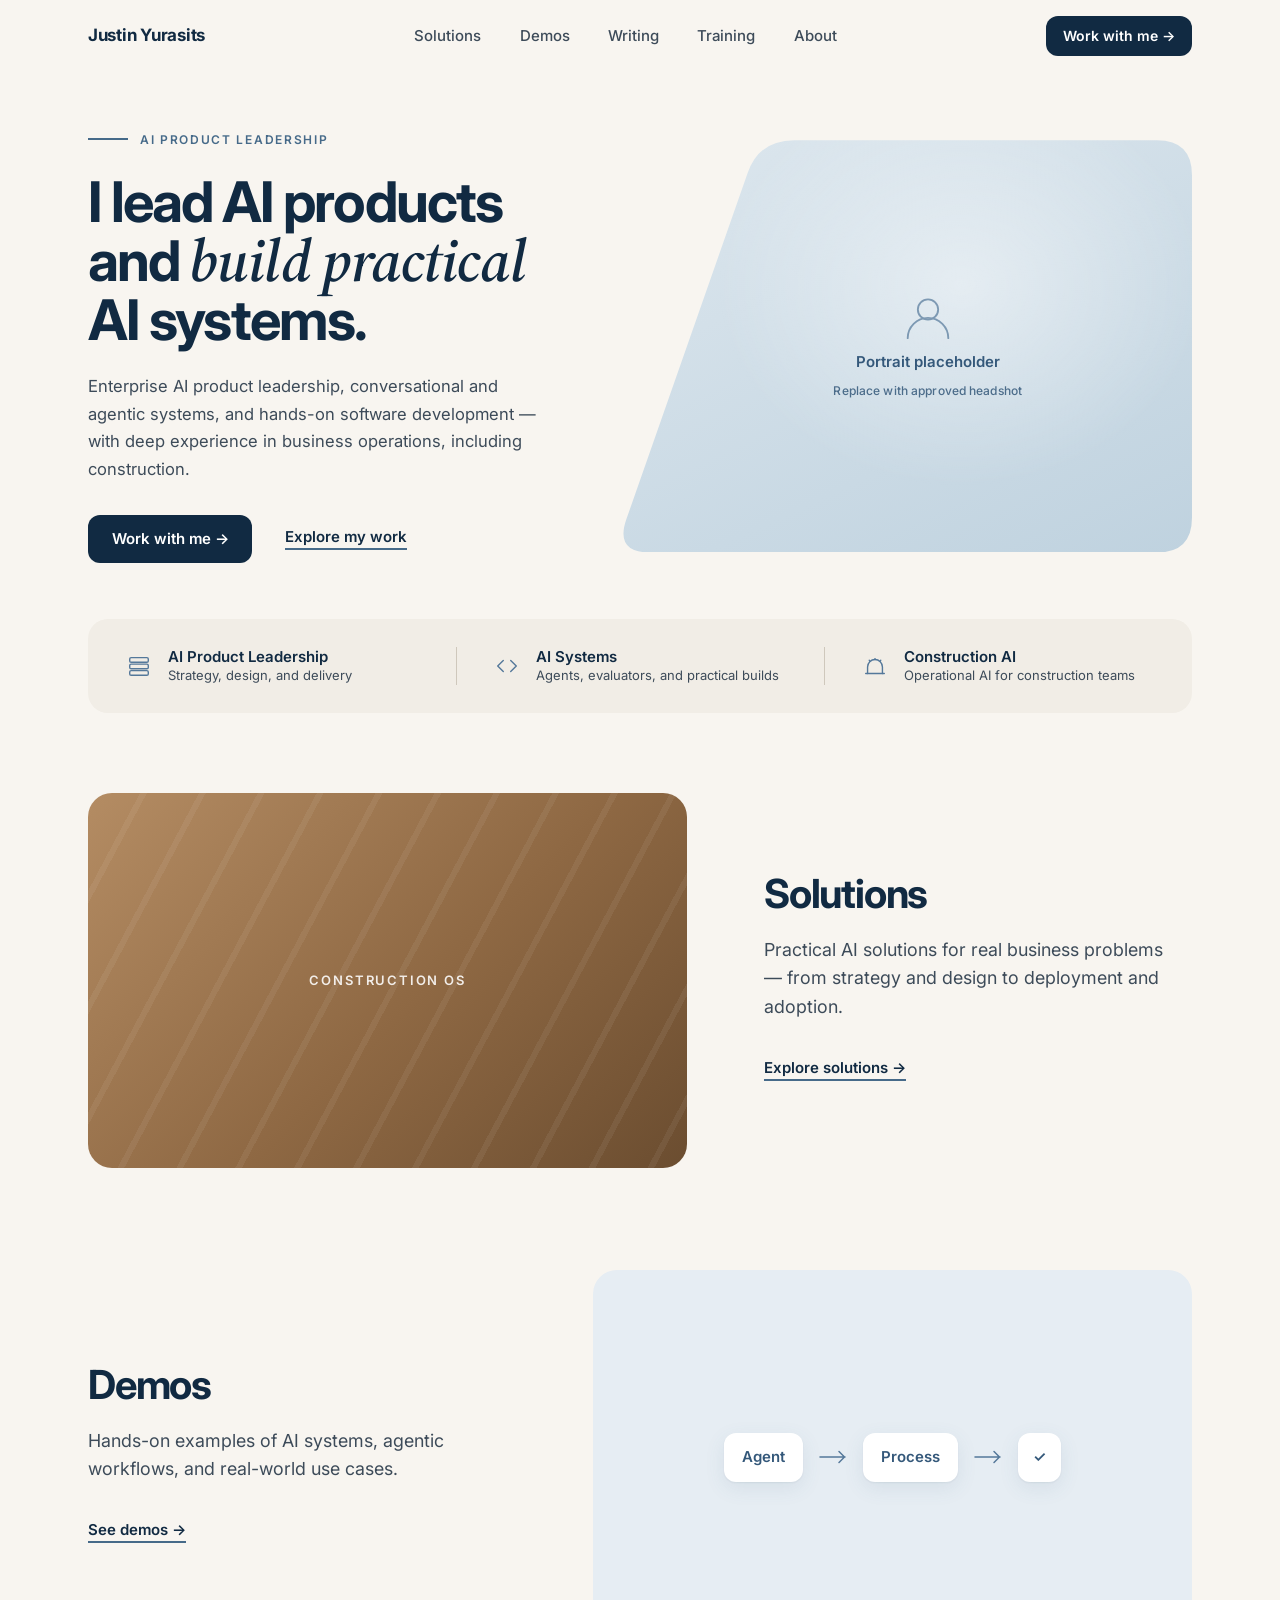
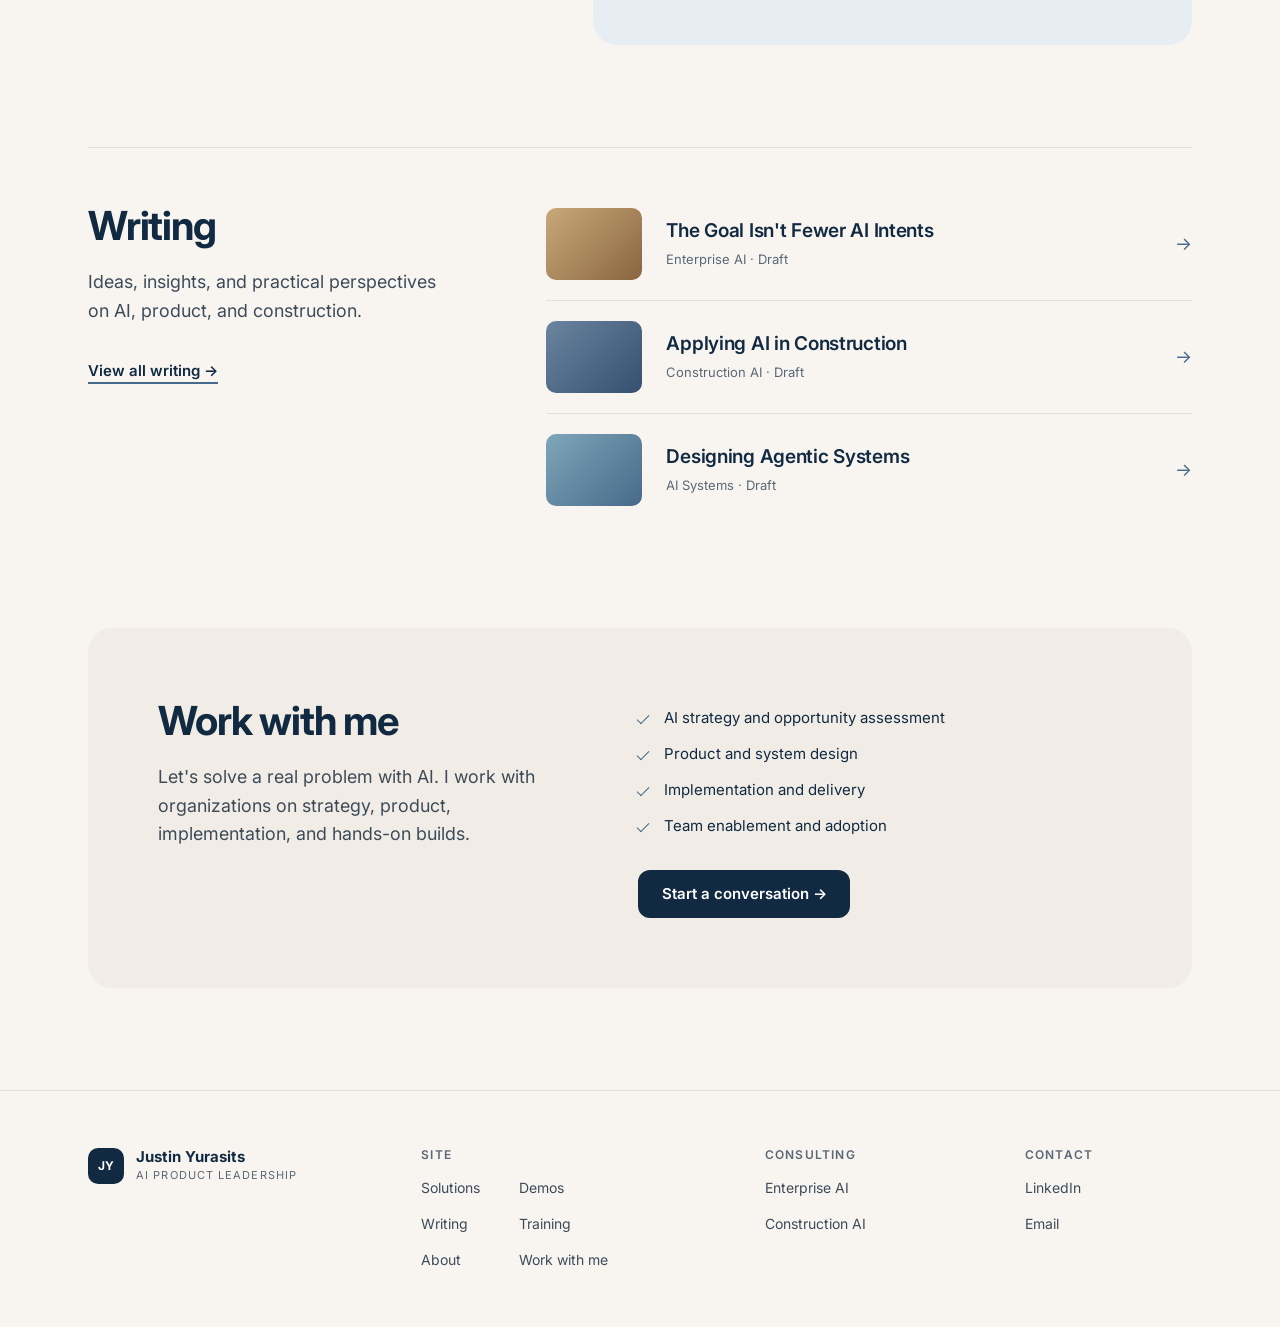
<file: brands/personal/reference/index.html>
<!DOCTYPE html>
<html lang="en">
<head>
  <meta charset="UTF-8">
  <meta name="viewport" content="width=device-width, initial-scale=1.0">
  <title>Justin Yurasits — AI Product Leadership</title>
  <meta name="description" content="Enterprise AI product leadership, conversational and agentic systems, and hands-on AI development with deep construction industry experience.">
  <link rel="preconnect" href="https://fonts.googleapis.com">
  <link rel="preconnect" href="https://fonts.gstatic.com" crossorigin>
  <link href="https://fonts.googleapis.com/css2?family=Inter:wght@400;500;600;700&family=Source+Serif+4:ital,opsz,wght@1,8..60,400;1,8..60,600&display=swap" rel="stylesheet">
  <link rel="stylesheet" href="styles.css">
</head>
<body>

  <a class="skip-link" href="#main">Skip to content</a>

  <!-- ======================================================
       HEADER
       ====================================================== -->
  <header class="site-header">
    <div class="container header-inner">
      <a href="index.html" class="brand">Justin Yurasits</a>

      <nav class="site-nav" aria-label="Main navigation">
        <ul>
          <li><a href="solutions.html">Solutions</a></li>
          <li><a href="demos.html">Demos</a></li>
          <li><a href="writing.html">Writing</a></li>
          <li><a href="training.html">Training</a></li>
          <li><a href="about.html">About</a></li>
        </ul>
      </nav>

      <a href="work-with-me.html" class="btn btn-primary btn-sm">Work with me →</a>

      <button class="mobile-menu-btn" aria-label="Open menu" aria-expanded="false" aria-controls="mobile-menu">
        <span></span><span></span><span></span>
      </button>
    </div>

    <div class="mobile-menu" id="mobile-menu" aria-hidden="true">
      <ul>
        <li><a href="solutions.html">Solutions</a></li>
        <li><a href="demos.html">Demos</a></li>
        <li><a href="writing.html">Writing</a></li>
        <li><a href="training.html">Training</a></li>
        <li><a href="about.html">About</a></li>
        <li><a href="work-with-me.html" class="mobile-cta">Work with me →</a></li>
      </ul>
    </div>
  </header>

  <main id="main">


  <!-- ======================================================
       HERO — text left, wide diagonal-edged portrait right
       ====================================================== -->
  <section class="hero" aria-label="Introduction">
    <div class="container hero-inner">

      <div class="hero-text">
        <p class="eyebrow">
          <span class="eyebrow-rule" aria-hidden="true"></span>
          AI Product Leadership
        </p>

        <h1 class="hero-headline">
          I lead AI products<br>
          and <em>build practical</em><br>
          AI systems.
        </h1>

        <p class="hero-body">
          Enterprise AI product leadership, conversational and agentic systems,
          and hands-on software development — with deep experience in business
          operations, including construction.
        </p>

        <div class="hero-actions">
          <a href="work-with-me.html" class="btn btn-primary">Work with me →</a>
          <a href="solutions.html" class="btn btn-text">Explore my work</a>
        </div>
      </div>

      <div class="hero-portrait">
        <div class="portrait-frame" role="img" aria-label="Portrait placeholder — replace with approved headshot before publishing">
          <div class="placeholder-inner">
            <svg width="48" height="48" viewBox="0 0 52 52" fill="none" xmlns="http://www.w3.org/2000/svg" aria-hidden="true">
              <circle cx="26" cy="19" r="11" stroke="#54789A" stroke-width="2" fill="none"/>
              <path d="M4 50c0-12.15 9.85-22 22-22s22 9.85 22 22" stroke="#54789A" stroke-width="2" fill="none" stroke-linecap="round"/>
            </svg>
            <p>Portrait placeholder</p>
            <small>Replace with approved headshot</small>
          </div>
        </div>
      </div>

    </div>

    <!-- Diagonal-left, rounded-corner mask for the portrait (tuned for a 7:5 frame) -->
    <svg class="clip-defs" width="0" height="0" aria-hidden="true" focusable="false">
      <defs>
        <clipPath id="portrait-clip" clipPathUnits="objectBoundingBox">
          <path d="M0.3107 0 L0.9393 0 Q1 0 1 0.085 L1 0.915 Q1 1 0.9393 1 L0.0607 1 Q0 1 0.0200 0.9198 L0.2300 0.0802 Q0.25 0 0.3107 0 Z"/>
        </clipPath>
      </defs>
    </svg>
  </section>


  <!-- ======================================================
       CAPABILITIES BAR
       ====================================================== -->
  <section class="capabilities-bar" aria-label="Core capabilities">
    <div class="container">
      <ul class="capabilities-list">

        <li class="capability-item">
          <span class="cap-icon" aria-hidden="true">
            <svg width="26" height="26" viewBox="0 0 28 28" fill="none" xmlns="http://www.w3.org/2000/svg">
              <rect x="4" y="5" width="20" height="5" rx="1.5" stroke="#54789A" stroke-width="1.5"/>
              <rect x="4" y="12" width="20" height="5" rx="1.5" stroke="#54789A" stroke-width="1.5"/>
              <rect x="4" y="19" width="20" height="5" rx="1.5" stroke="#54789A" stroke-width="1.5"/>
            </svg>
          </span>
          <div>
            <strong>AI Product Leadership</strong>
            <span>Strategy, design, and delivery</span>
          </div>
        </li>

        <li class="capability-item">
          <span class="cap-icon" aria-hidden="true">
            <svg width="26" height="26" viewBox="0 0 28 28" fill="none" xmlns="http://www.w3.org/2000/svg">
              <polyline points="10,8 4,14 10,20" stroke="#54789A" stroke-width="1.5" fill="none" stroke-linecap="round" stroke-linejoin="round"/>
              <polyline points="18,8 24,14 18,20" stroke="#54789A" stroke-width="1.5" fill="none" stroke-linecap="round" stroke-linejoin="round"/>
            </svg>
          </span>
          <div>
            <strong>AI Systems</strong>
            <span>Agents, evaluators, and practical builds</span>
          </div>
        </li>

        <li class="capability-item">
          <span class="cap-icon" aria-hidden="true">
            <svg width="26" height="26" viewBox="0 0 28 28" fill="none" xmlns="http://www.w3.org/2000/svg">
              <path d="M4 22h20" stroke="#54789A" stroke-width="1.5" stroke-linecap="round"/>
              <path d="M6 22v-7c0-4.418 3.582-8 8-8s8 3.582 8 8v7" stroke="#54789A" stroke-width="1.5" fill="none" stroke-linecap="round" stroke-linejoin="round"/>
              <path d="M14 7V6" stroke="#54789A" stroke-width="1.5" stroke-linecap="round"/>
              <path d="M19.5 8.5l.7-.7M8.5 8.5l-.7-.7" stroke="#54789A" stroke-width="1.5" stroke-linecap="round"/>
            </svg>
          </span>
          <div>
            <strong>Construction AI</strong>
            <span>Operational AI for construction teams</span>
          </div>
        </li>

      </ul>
    </div>
  </section>


  <!-- ======================================================
       SOLUTIONS — featured, image left
       ====================================================== -->
  <section class="feature" aria-labelledby="solutions-heading">
    <div class="container feature-inner">
      <div class="feature-media">
        <div class="media-placeholder construction-placeholder" role="img" aria-label="Construction OS — image placeholder">
          <span>Construction OS</span>
        </div>
      </div>
      <div class="feature-text">
        <h2 id="solutions-heading" class="section-title">Solutions</h2>
        <p class="section-lead">Practical AI solutions for real business problems — from strategy and design to deployment and adoption.</p>
        <a href="solutions.html" class="text-link">Explore solutions →</a>
      </div>
    </div>
  </section>


  <!-- ======================================================
       DEMOS — featured, image right
       ====================================================== -->
  <section class="feature feature-reverse" aria-labelledby="demos-heading">
    <div class="container feature-inner">
      <div class="feature-media">
        <div class="media-placeholder agent-placeholder" role="img" aria-label="Agentic workflow demo — placeholder">
          <div class="agent-flow" aria-hidden="true">
            <div class="agent-node">Agent</div>
            <svg width="28" height="14" viewBox="0 0 28 14">
              <path d="M1 7h25M20 1.5l5.5 5.5-5.5 5.5" stroke="#54789A" stroke-width="1.5" fill="none" stroke-linecap="round" stroke-linejoin="round"/>
            </svg>
            <div class="agent-node">Process</div>
            <svg width="28" height="14" viewBox="0 0 28 14">
              <path d="M1 7h25M20 1.5l5.5 5.5-5.5 5.5" stroke="#54789A" stroke-width="1.5" fill="none" stroke-linecap="round" stroke-linejoin="round"/>
            </svg>
            <div class="agent-node agent-node-done">✓</div>
          </div>
        </div>
      </div>
      <div class="feature-text">
        <h2 id="demos-heading" class="section-title">Demos</h2>
        <p class="section-lead">Hands-on examples of AI systems, agentic workflows, and real-world use cases.</p>
        <a href="demos.html" class="text-link">See demos →</a>
      </div>
    </div>
  </section>


  <!-- ======================================================
       WRITING — editorial article rows
       ====================================================== -->
  <section class="writing-preview" aria-labelledby="writing-heading">
    <div class="container">
      <div class="writing-inner">
        <div class="writing-intro">
          <h2 id="writing-heading" class="section-title">Writing</h2>
          <p class="section-lead">Ideas, insights, and practical perspectives on AI, product, and construction.</p>
        </div>

        <ul class="article-list" aria-label="Sample articles (draft)">
          <li>
            <a href="writing.html" class="article-row">
              <span class="article-thumb construction-thumb" aria-hidden="true"></span>
              <span class="article-text">
                <span class="article-title">The Goal Isn't Fewer AI Intents</span>
                <span class="article-meta">Enterprise AI · Draft</span>
              </span>
              <span class="article-arrow" aria-hidden="true">→</span>
            </a>
          </li>
          <li>
            <a href="writing.html" class="article-row">
              <span class="article-thumb construction-thumb-2" aria-hidden="true"></span>
              <span class="article-text">
                <span class="article-title">Applying AI in Construction</span>
                <span class="article-meta">Construction AI · Draft</span>
              </span>
              <span class="article-arrow" aria-hidden="true">→</span>
            </a>
          </li>
          <li>
            <a href="writing.html" class="article-row">
              <span class="article-thumb construction-thumb-3" aria-hidden="true"></span>
              <span class="article-text">
                <span class="article-title">Designing Agentic Systems</span>
                <span class="article-meta">AI Systems · Draft</span>
              </span>
              <span class="article-arrow" aria-hidden="true">→</span>
            </a>
          </li>
        </ul>

        <a href="writing.html" class="text-link writing-link">View all writing →</a>
      </div>
    </div>
  </section>


  <!-- ======================================================
       WORK WITH ME — understated consulting section
       ====================================================== -->
  <section class="consult" aria-labelledby="consult-heading">
    <div class="container">
      <div class="consult-inner">
        <div class="consult-intro">
          <h2 id="consult-heading" class="section-title">Work with me</h2>
          <p class="section-lead">Let's solve a real problem with AI. I work with organizations on strategy, product, implementation, and hands-on builds.</p>
        </div>
        <div class="consult-detail">
          <ul class="services-list">
            <li>AI strategy and opportunity assessment</li>
            <li>Product and system design</li>
            <li>Implementation and delivery</li>
            <li>Team enablement and adoption</li>
          </ul>
          <a href="work-with-me.html" class="btn btn-primary">Start a conversation →</a>
        </div>
      </div>
    </div>
  </section>

  </main>

  <footer class="site-footer">
    <div class="container footer-grid">
      <div class="footer-brand-col">
        <a href="index.html" class="footer-brand" aria-label="Justin Yurasits — home">
          <span class="footer-logo" aria-hidden="true">JY</span>
          <span>
            <strong>Justin Yurasits</strong>
            <span>AI Product Leadership</span>
          </span>
        </a>
      </div>
      <nav class="footer-group footer-group-site" aria-labelledby="footer-site-heading">
        <h2 class="footer-heading" id="footer-site-heading">Site</h2>
        <ul class="footer-list footer-list-2col">
          <li><a href="solutions.html">Solutions</a></li>
          <li><a href="demos.html">Demos</a></li>
          <li><a href="writing.html">Writing</a></li>
          <li><a href="training.html">Training</a></li>
          <li><a href="about.html">About</a></li>
          <li><a href="work-with-me.html">Work with me</a></li>
        </ul>
      </nav>
      <nav class="footer-group" aria-labelledby="footer-consulting-heading">
        <h2 class="footer-heading" id="footer-consulting-heading">Consulting</h2>
        <ul class="footer-list">
          <li><a href="work-with-me.html#enterprise">Enterprise AI</a></li>
          <li><a href="work-with-me.html#construction">Construction AI</a></li>
        </ul>
      </nav>
      <nav class="footer-group" aria-labelledby="footer-contact-heading">
        <h2 class="footer-heading" id="footer-contact-heading">Contact</h2>
        <ul class="footer-list">
          <li><a href="#" aria-label="LinkedIn (link placeholder)">LinkedIn</a></li>
          <li><a href="#" aria-label="Email (address placeholder)">Email</a></li>
        </ul>
      </nav>
    </div>
  </footer>

  <script src="main.js"></script>
</body>
</html>
</file>
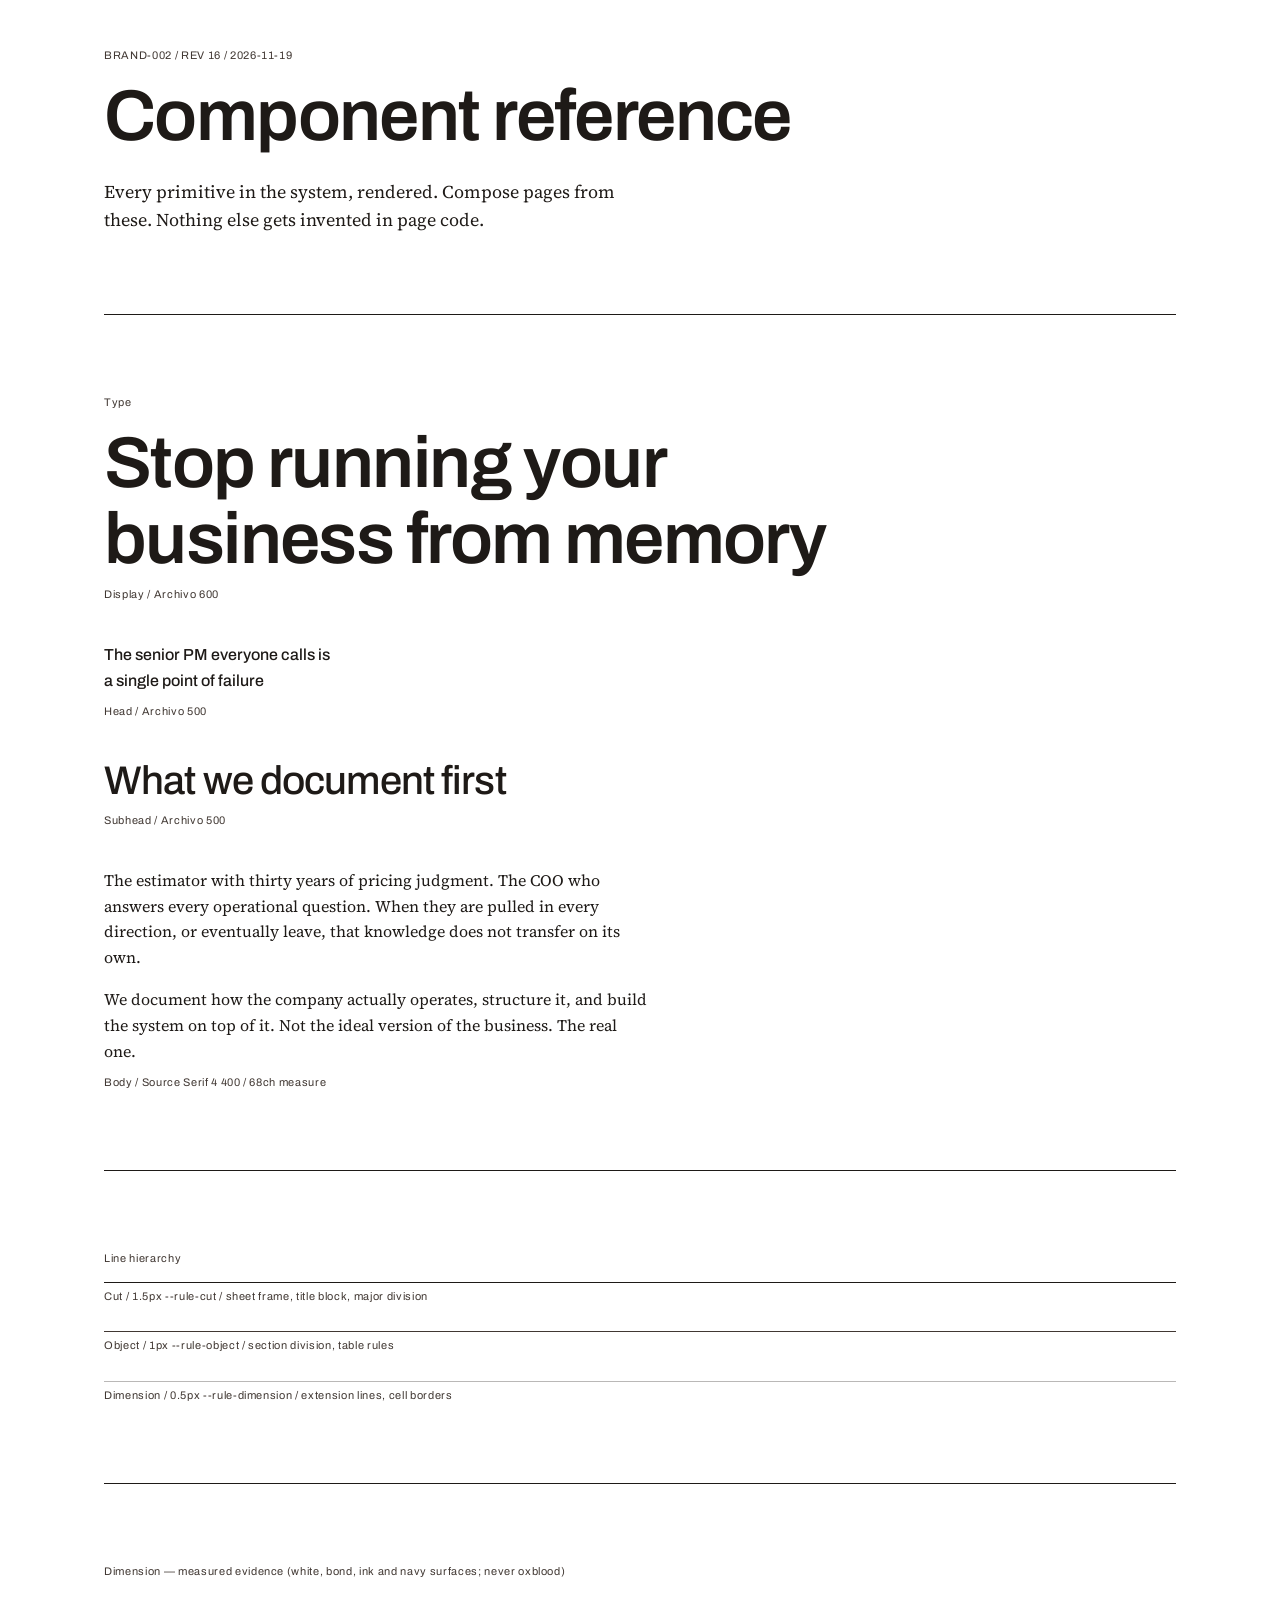
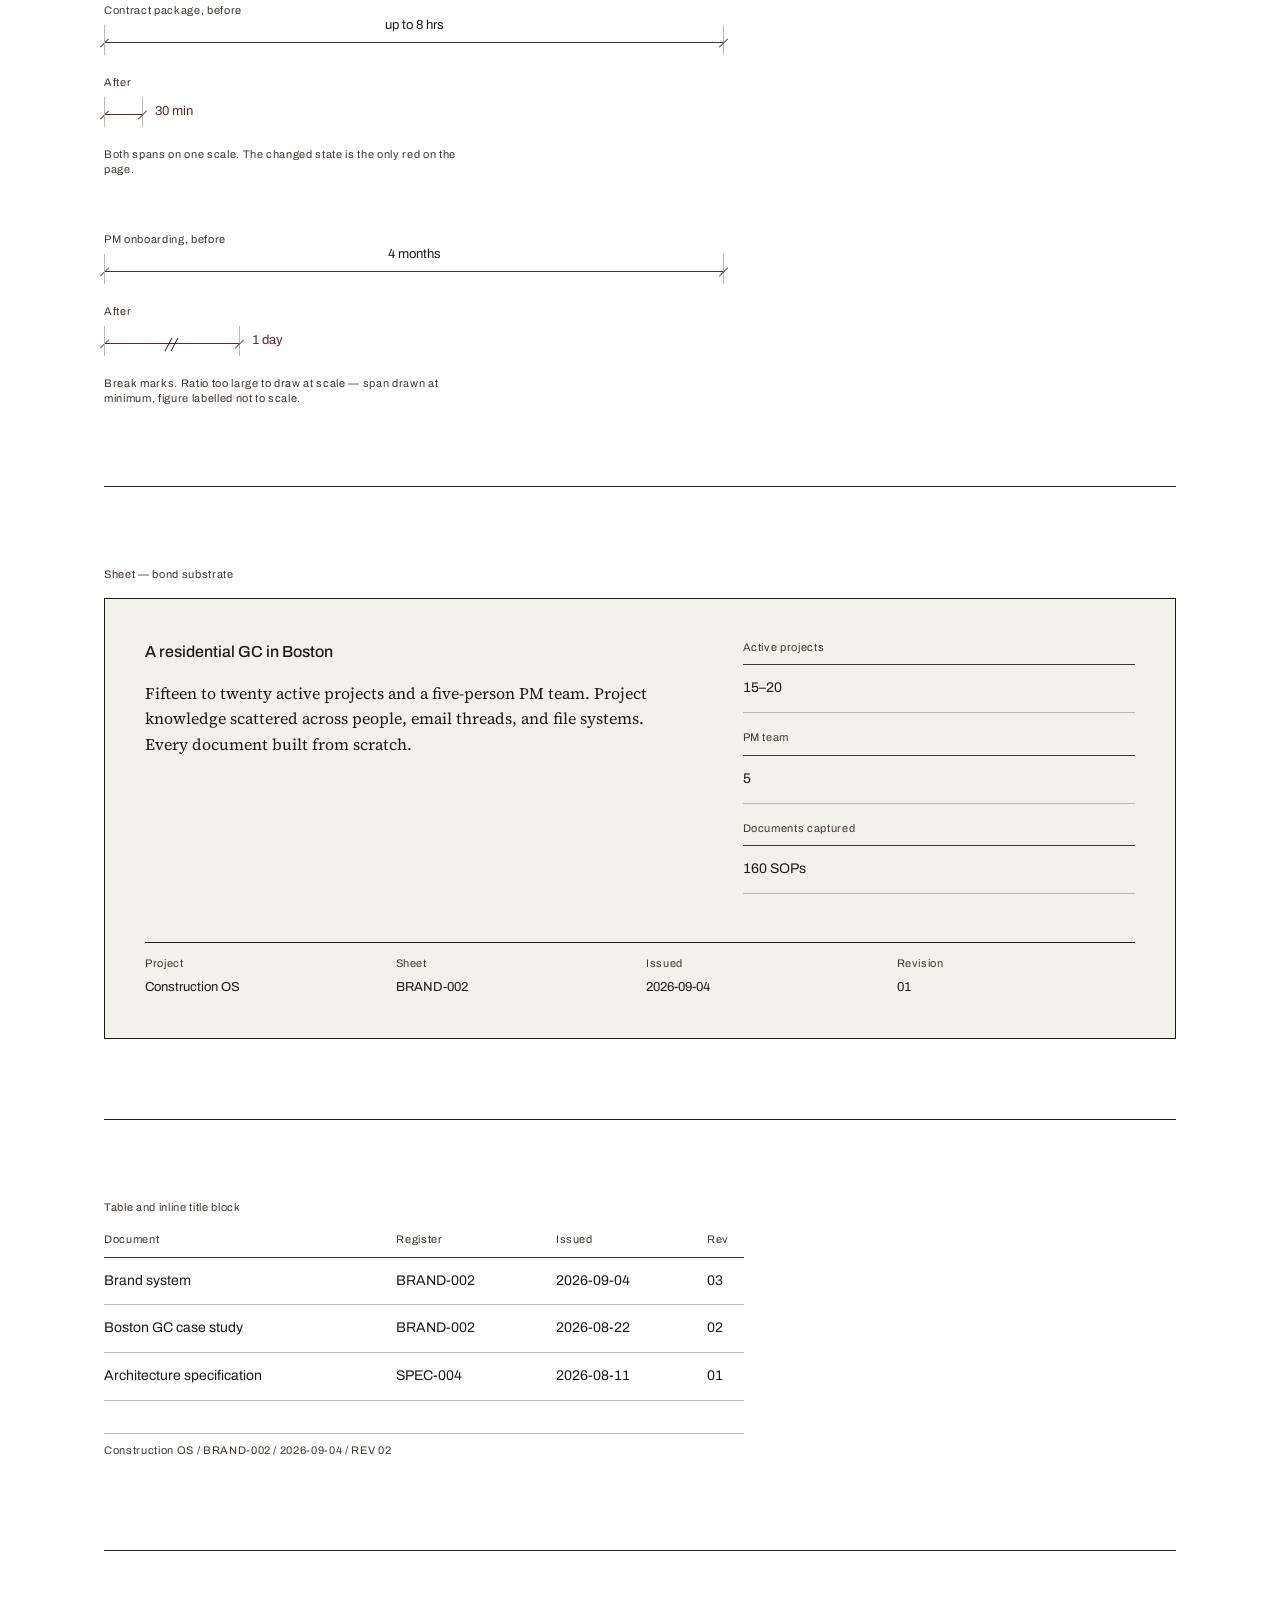
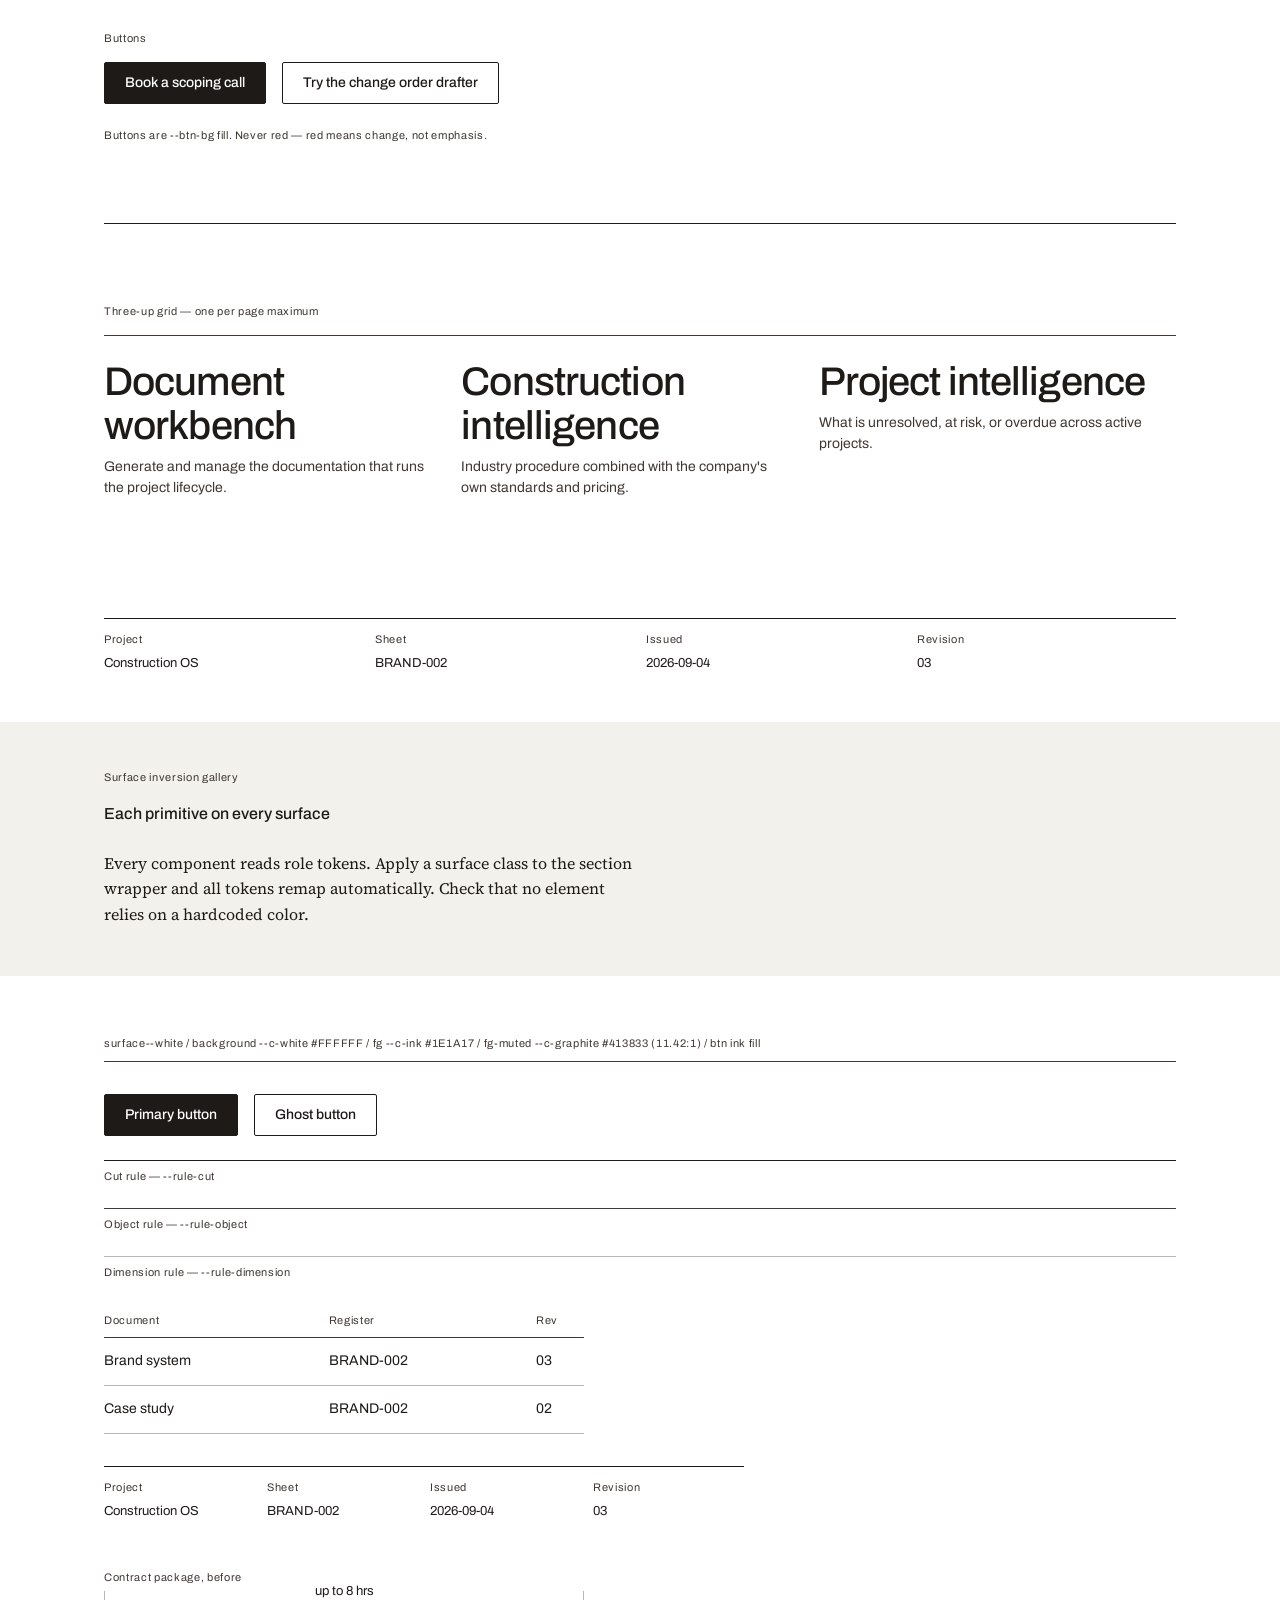
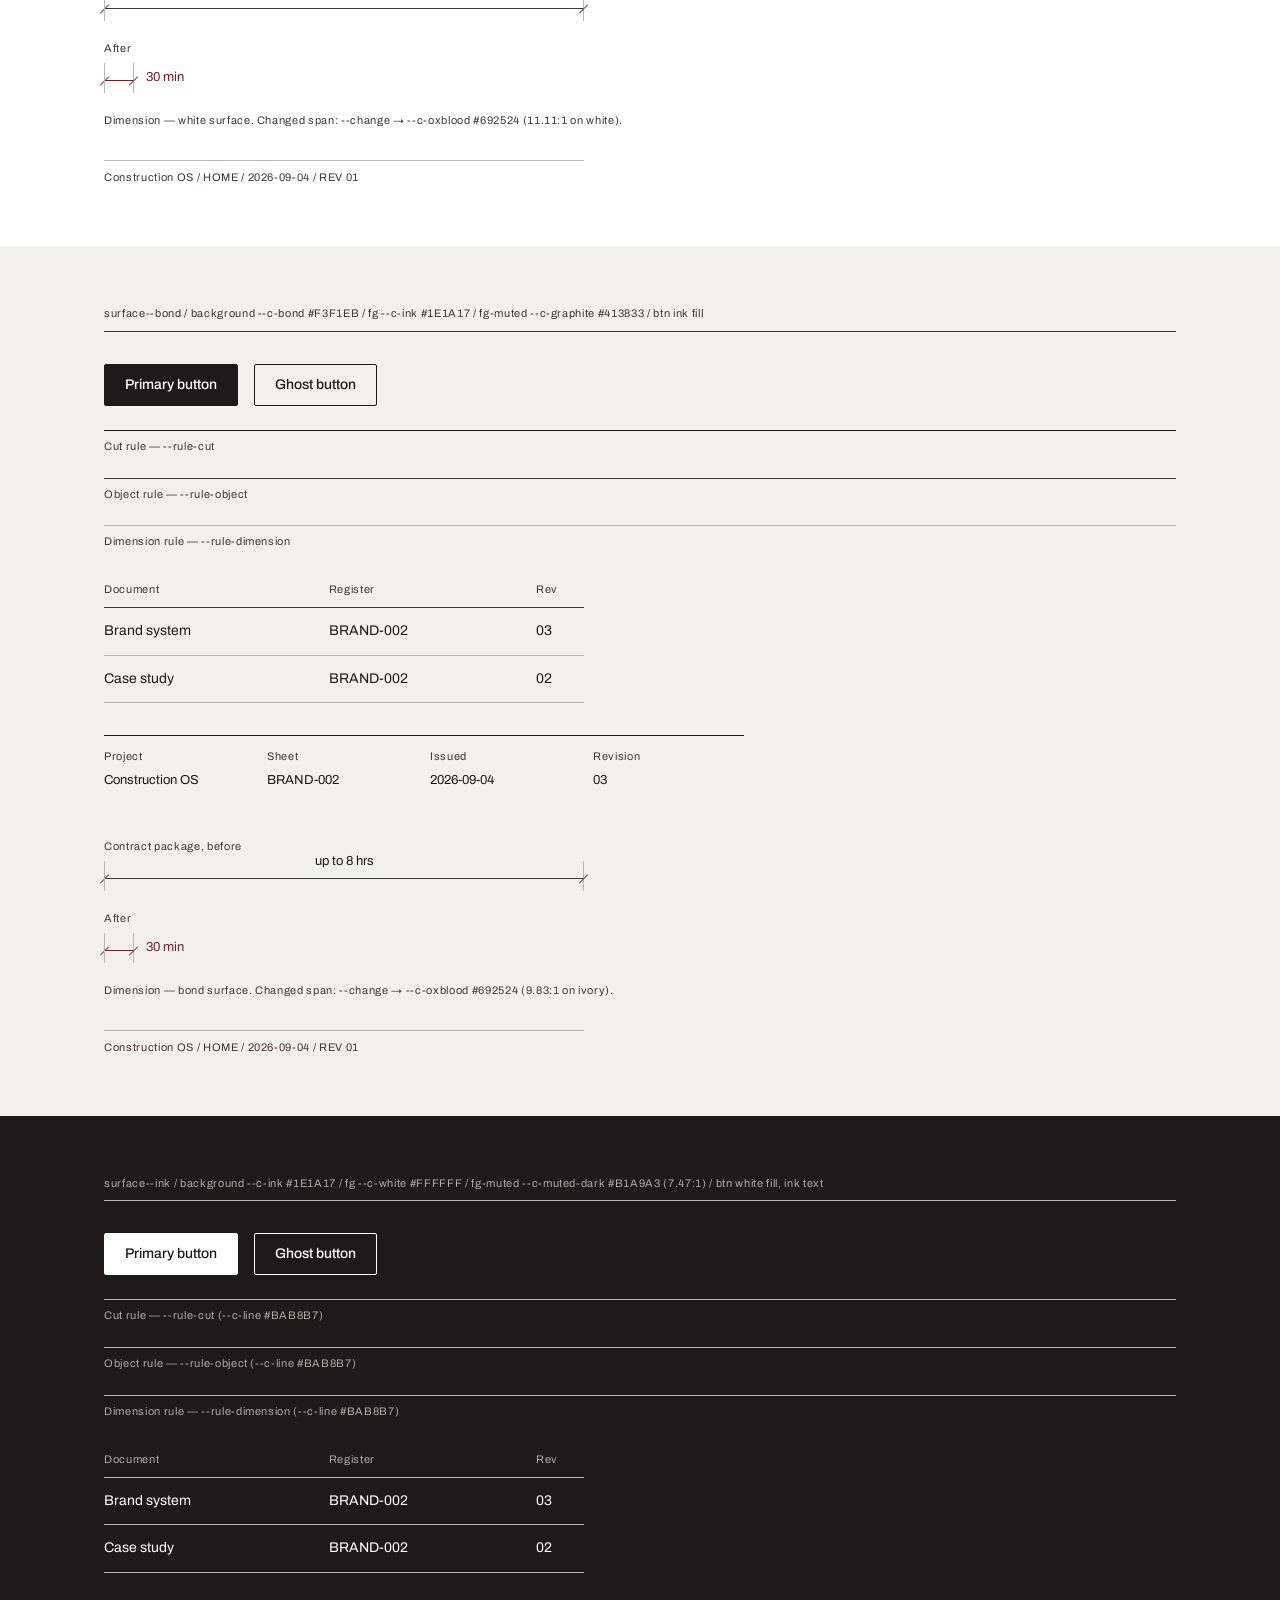
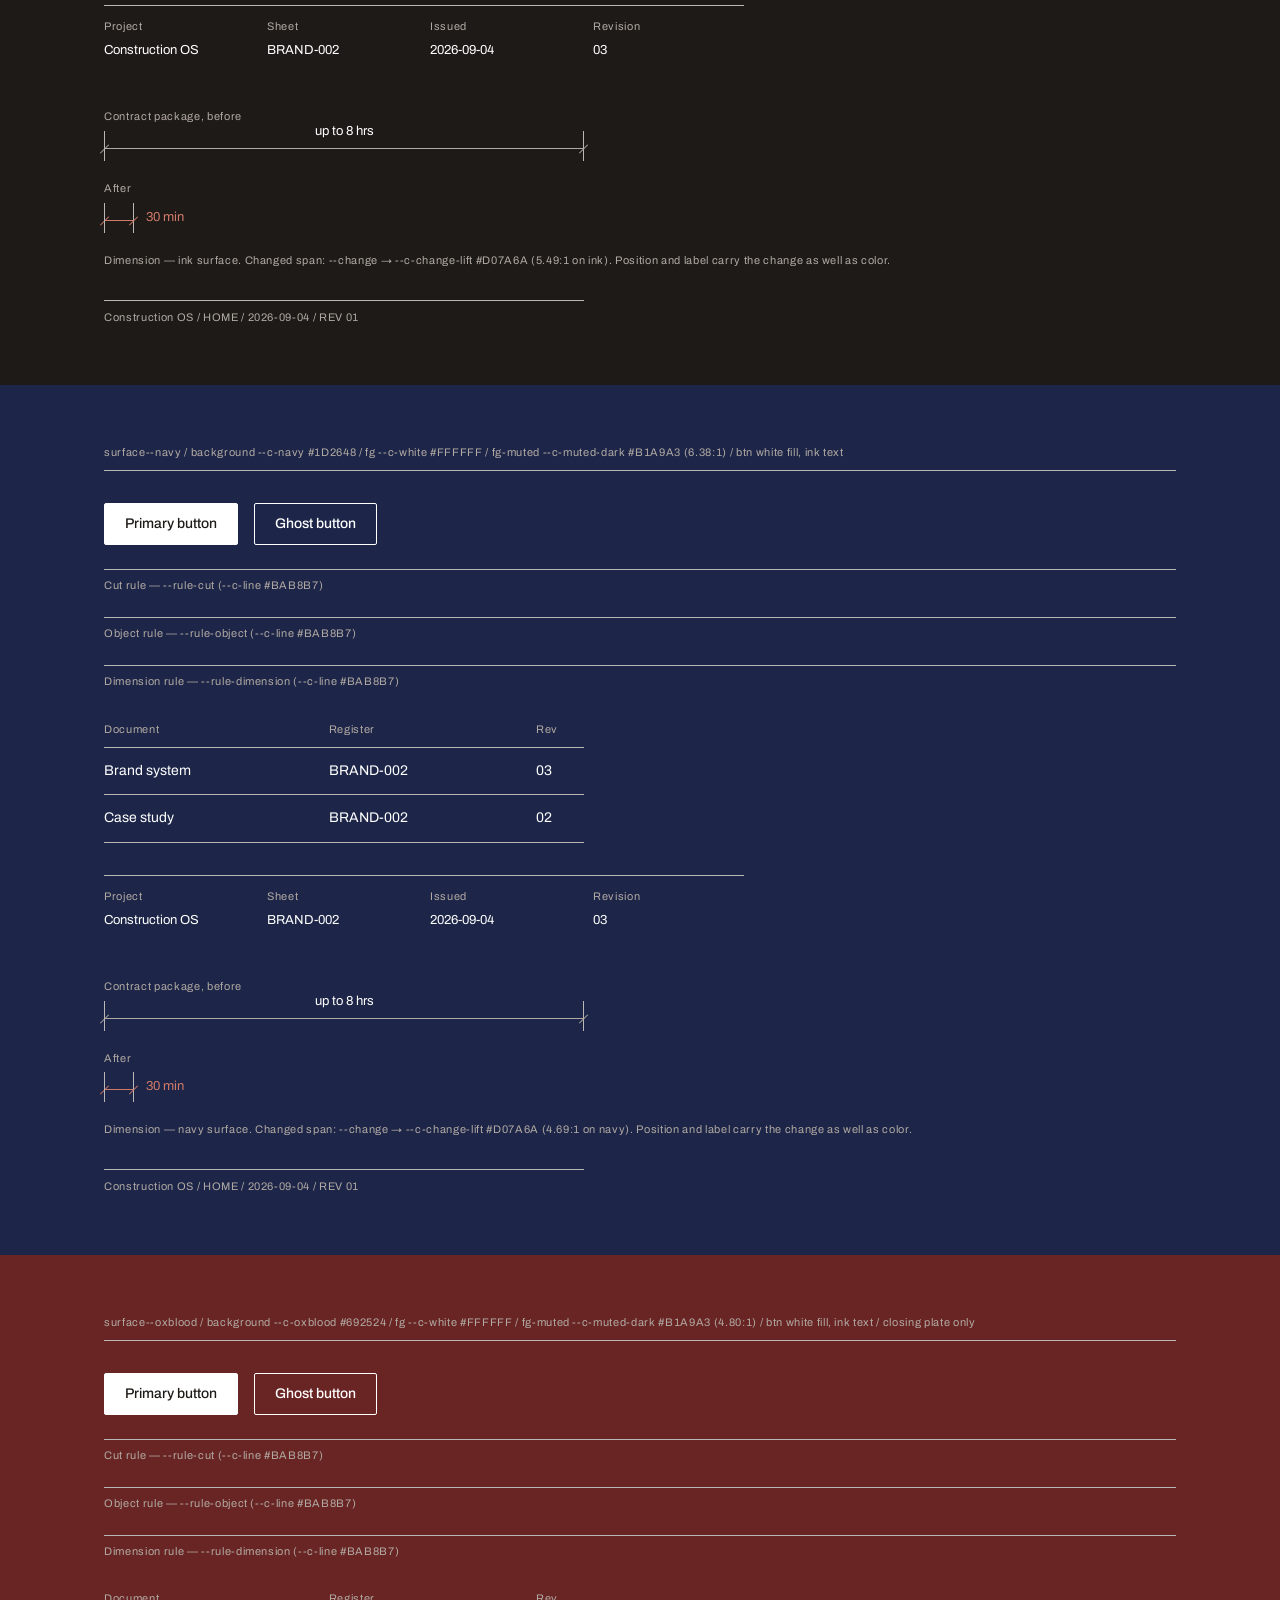
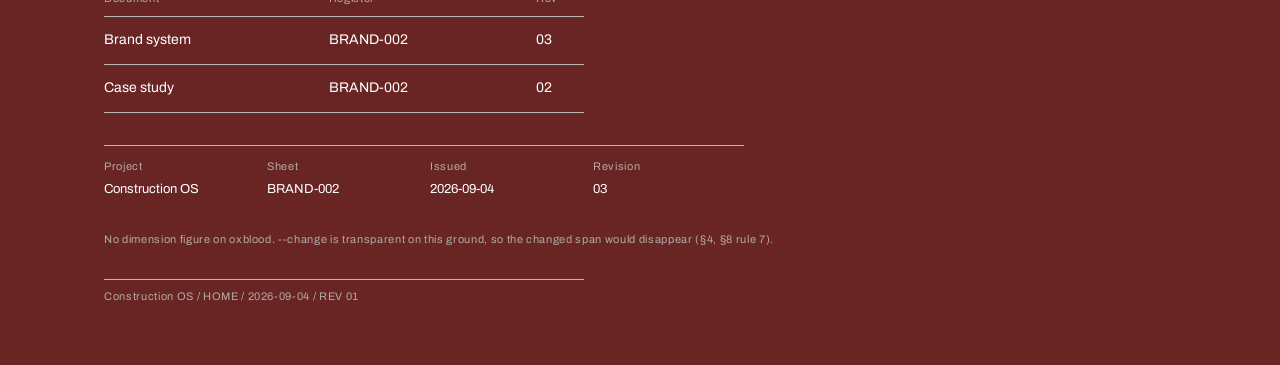
<file: components.html>
<!DOCTYPE html>
<html lang="en">
<head>
<meta charset="utf-8">
<meta name="viewport" content="width=device-width, initial-scale=1">
<title>Brand system — component reference</title>
<link rel="preconnect" href="https://fonts.googleapis.com">
<link rel="preconnect" href="https://fonts.gstatic.com" crossorigin>
<link href="https://fonts.googleapis.com/css2?family=Archivo:wght@400;500;600&family=Source+Serif+4:opsz,wght@8..60,400&display=swap" rel="stylesheet">
<link rel="stylesheet" href="tokens.css">
<link rel="stylesheet" href="brand.css">
<style>
/* Components reference only — not imported by pages */
.swatch { display:inline-block; width:32px; height:32px; border: var(--w-object) solid var(--rule-object); vertical-align:middle; margin-right:var(--s-3); }
.surface-demo + .surface-demo { margin-top:0; }
.surface-demo .wrap { padding-block: var(--s-7); }
.surface-demo .demo-label {
  font-family: var(--font-display);
  font-size: var(--fs-annotation);
  letter-spacing: var(--tr-annotation);
  color: var(--fg-muted);
  border-bottom: var(--w-object) solid var(--rule-object);
  padding-bottom: var(--s-2);
  margin-bottom: var(--s-6);
  font-variant-numeric: tabular-nums;
}
.demo-row { display:flex; gap:var(--s-4); flex-wrap:wrap; align-items:center; margin-bottom:var(--s-5); }
</style>
</head>
<body>
<div class="wrap">

<div class="zone zone--tight">
  <span class="annotation zone__marker">BRAND-002 / REV 16 / 2026-11-19</span>
  <h1 class="display">Component reference</h1>
  <div class="prose" style="margin-top:24px">
    <p class="lead">Every primitive in the system, rendered. Compose pages from these. Nothing else gets invented in page code.</p>
  </div>
</div>

<hr class="rule rule--cut">

<div class="zone zone--tight">
  <span class="annotation zone__marker">Type</span>
  <h2 class="display">Stop running your business from memory</h2>
  <p class="annotation" style="margin-top:10px">Display / Archivo 600</p>
  <h3 class="head" style="margin-top:40px">The senior PM everyone calls is a single point of failure</h3>
  <p class="annotation" style="margin-top:10px">Head / Archivo 500</p>
  <h4 class="subhead" style="margin-top:40px">What we document first</h4>
  <p class="annotation" style="margin-top:10px">Subhead / Archivo 500</p>
  <div class="prose" style="margin-top:40px">
    <p>The estimator with thirty years of pricing judgment. The COO who answers every operational question. When they are pulled in every direction, or eventually leave, that knowledge does not transfer on its own.</p>
    <p>We document how the company actually operates, structure it, and build the system on top of it. Not the ideal version of the business. The real one.</p>
  </div>
  <p class="annotation" style="margin-top:10px">Body / Source Serif 4 400 / 68ch measure</p>
</div>

<hr class="rule rule--cut">

<div class="zone zone--tight">
  <span class="annotation zone__marker">Line hierarchy</span>
  <hr class="rule rule--cut" style="margin:16px 0 6px">
  <p class="annotation">Cut / 1.5px --rule-cut / sheet frame, title block, major division</p>
  <hr class="rule" style="margin:28px 0 6px">
  <p class="annotation">Object / 1px --rule-object / section division, table rules</p>
  <hr class="rule rule--dimension" style="margin:28px 0 6px">
  <p class="annotation">Dimension / 0.5px --rule-dimension / extension lines, cell borders</p>
</div>

<hr class="rule rule--cut">

<div class="zone zone--tight">
  <span class="annotation zone__marker">Dimension — measured evidence (white, bond, ink and navy surfaces; never oxblood)</span>
  <div class="dim" style="max-width:620px">
    <p class="annotation dim__label">Contract package, before</p>
    <div class="dim__track" style="--span:100%">
      <span class="dim__ext dim__ext--start"></span>
      <span class="dim__ext dim__ext--end"></span>
      <span class="dim__value">up to 8 hrs</span>
    </div>
    <p class="annotation dim__label">After</p>
    <div class="dim__track dim__track--changed" style="--span:6.25%">
      <span class="dim__ext dim__ext--start"></span>
      <span class="dim__ext dim__ext--end"></span>
      <span class="dim__value dim__value--outside">30 min</span>
    </div>
  </div>
  <p class="annotation" style="max-width:60ch">Both spans on one scale. The changed state is the only red on the page.</p>

  <div class="dim" style="max-width:620px;margin-top:56px">
    <p class="annotation dim__label">PM onboarding, before</p>
    <div class="dim__track" style="--span:100%">
      <span class="dim__ext dim__ext--start"></span>
      <span class="dim__ext dim__ext--end"></span>
      <span class="dim__value">4 months</span>
    </div>
    <p class="annotation dim__label">After</p>
    <div class="dim__track dim__track--changed" style="--span:22%">
      <span class="dim__ext dim__ext--start"></span>
      <span class="dim__ext dim__ext--end"></span>
      <span class="dim__break"></span>
      <span class="dim__value dim__value--outside">1 day</span>
    </div>
  </div>
  <p class="annotation" style="max-width:60ch">Break marks. Ratio too large to draw at scale — span drawn at minimum, figure labelled not to scale.</p>
</div>

<hr class="rule rule--cut">

<div class="zone zone--tight">
  <span class="annotation zone__marker">Sheet — bond substrate</span>
  <div class="sheet sheet--bond sheet--framed">
    <div class="split split--7-5">
      <div>
        <h3 class="head">A residential GC in Boston</h3>
        <div class="prose" style="margin-top:16px">
          <p>Fifteen to twenty active projects and a five-person PM team. Project knowledge scattered across people, email threads, and file systems. Every document built from scratch.</p>
        </div>
      </div>
      <div>
        <table class="table">
          <tr><th>Active projects</th></tr>
          <tr><td>15–20</td></tr>
          <tr><th style="padding-top:16px">PM team</th></tr>
          <tr><td>5</td></tr>
          <tr><th style="padding-top:16px">Documents captured</th></tr>
          <tr><td>160 SOPs</td></tr>
        </table>
      </div>
    </div>
    <div class="title-block" style="margin-top:48px">
      <div><span class="title-block__label">Project</span><span class="title-block__value">Construction OS</span></div>
      <div><span class="title-block__label">Sheet</span><span class="title-block__value">BRAND-002</span></div>
      <div><span class="title-block__label">Issued</span><span class="title-block__value">2026-09-04</span></div>
      <div><span class="title-block__label">Revision</span><span class="title-block__value">01</span></div>
    </div>
  </div>
</div>

<hr class="rule rule--cut">

<div class="zone zone--tight">
  <span class="annotation zone__marker">Table and inline title block</span>
  <table class="table" style="max-width:640px">
    <tr><th>Document</th><th>Register</th><th>Issued</th><th>Rev</th></tr>
    <tr><td>Brand system</td><td>BRAND-002</td><td>2026-09-04</td><td>03</td></tr>
    <tr><td>Boston GC case study</td><td>BRAND-002</td><td>2026-08-22</td><td>02</td></tr>
    <tr><td>Architecture specification</td><td>SPEC-004</td><td>2026-08-11</td><td>01</td></tr>
  </table>
  <p class="title-block--inline" style="max-width:640px;margin-top:32px">Construction OS / BRAND-002 / 2026-09-04 / REV 02</p>
</div>

<hr class="rule rule--cut">

<div class="zone zone--tight">
  <span class="annotation zone__marker">Buttons</span>
  <div class="demo-row">
    <a class="btn" href="#">Book a scoping call</a>
    <a class="btn btn--ghost" href="#">Try the change order drafter</a>
  </div>
  <p class="annotation">Buttons are --btn-bg fill. Never red — red means change, not emphasis.</p>
</div>

<hr class="rule rule--cut">

<div class="zone zone--tight">
  <span class="annotation zone__marker">Three-up grid — one per page maximum</span>
  <div class="grid-3">
    <div>
      <h4 class="subhead">Document workbench</h4>
      <p class="small" style="margin:8px 0 0;color:var(--fg-muted)">Generate and manage the documentation that runs the project lifecycle.</p>
    </div>
    <div>
      <h4 class="subhead">Construction intelligence</h4>
      <p class="small" style="margin:8px 0 0;color:var(--fg-muted)">Industry procedure combined with the company's own standards and pricing.</p>
    </div>
    <div>
      <h4 class="subhead">Project intelligence</h4>
      <p class="small" style="margin:8px 0 0;color:var(--fg-muted)">What is unresolved, at risk, or overdue across active projects.</p>
    </div>
  </div>
</div>

<div class="zone zone--tight">
  <div class="title-block">
    <div><span class="title-block__label">Project</span><span class="title-block__value">Construction OS</span></div>
    <div><span class="title-block__label">Sheet</span><span class="title-block__value">BRAND-002</span></div>
    <div><span class="title-block__label">Issued</span><span class="title-block__value">2026-09-04</span></div>
    <div><span class="title-block__label">Revision</span><span class="title-block__value">03</span></div>
  </div>
</div>

</div><!-- /wrap -->

<!-- ================================================================
     Surface inversion gallery — each primitive on all five surfaces
     ================================================================ -->

<div class="zone zone--tight" style="background:var(--c-bond)">
  <div class="wrap">
    <span class="annotation zone__marker">Surface inversion gallery</span>
    <h2 class="head">Each primitive on every surface</h2>
    <div class="prose" style="margin-top:var(--s-5)">
      <p>Every component reads role tokens. Apply a surface class to the section wrapper and all tokens remap automatically. Check that no element relies on a hardcoded color.</p>
    </div>
  </div>
</div>

<!-- Surface: white -->
<div class="surface-demo surface--white">
  <div class="wrap">
    <p class="demo-label">surface--white / background <span data-token="--c-white">--c-white</span> / fg <span data-token="--c-ink">--c-ink</span> / fg-muted <span data-token="--c-graphite">--c-graphite</span> (11.42:1) / btn ink fill</p>

    <div class="demo-row">
      <a class="btn" href="#">Primary button</a>
      <a class="btn btn--ghost" href="#">Ghost button</a>
    </div>

    <hr class="rule rule--cut" style="margin:var(--s-5) 0 var(--s-2)">
    <p class="annotation">Cut rule — --rule-cut</p>
    <hr class="rule" style="margin:var(--s-5) 0 var(--s-2)">
    <p class="annotation">Object rule — --rule-object</p>
    <hr class="rule rule--dimension" style="margin:var(--s-5) 0 var(--s-2)">
    <p class="annotation">Dimension rule — --rule-dimension</p>

    <table class="table" style="max-width:480px;margin-top:var(--s-6)">
      <tr><th>Document</th><th>Register</th><th>Rev</th></tr>
      <tr><td>Brand system</td><td>BRAND-002</td><td>03</td></tr>
      <tr><td>Case study</td><td>BRAND-002</td><td>02</td></tr>
    </table>

    <div class="title-block" style="margin-top:var(--s-6);max-width:640px">
      <div><span class="title-block__label">Project</span><span class="title-block__value">Construction OS</span></div>
      <div><span class="title-block__label">Sheet</span><span class="title-block__value">BRAND-002</span></div>
      <div><span class="title-block__label">Issued</span><span class="title-block__value">2026-09-04</span></div>
      <div><span class="title-block__label">Revision</span><span class="title-block__value">03</span></div>
    </div>

    <div class="dim" style="max-width:480px;margin-top:var(--s-7)">
      <p class="annotation dim__label">Contract package, before</p>
      <div class="dim__track" style="--span:100%">
        <span class="dim__ext dim__ext--start"></span>
        <span class="dim__ext dim__ext--end"></span>
        <span class="dim__value">up to 8 hrs</span>
      </div>
      <p class="annotation dim__label">After</p>
      <div class="dim__track dim__track--changed" style="--span:6.25%">
        <span class="dim__ext dim__ext--start"></span>
        <span class="dim__ext dim__ext--end"></span>
        <span class="dim__value dim__value--outside">30 min</span>
      </div>
    </div>
    <p class="annotation" style="margin-top:var(--s-3)">Dimension — white surface. Changed span: --change → <span data-token="--c-oxblood">--c-oxblood</span> (11.11:1 on white).</p>

    <p class="title-block--inline" style="max-width:480px;margin-top:var(--s-6)">Construction OS / HOME / 2026-09-04 / REV 01</p>
  </div>
</div>

<!-- Surface: bond -->
<div class="surface-demo surface--bond">
  <div class="wrap">
    <p class="demo-label">surface--bond / background <span data-token="--c-bond">--c-bond</span> / fg <span data-token="--c-ink">--c-ink</span> / fg-muted <span data-token="--c-graphite">--c-graphite</span> / btn ink fill</p>

    <div class="demo-row">
      <a class="btn" href="#">Primary button</a>
      <a class="btn btn--ghost" href="#">Ghost button</a>
    </div>

    <hr class="rule rule--cut" style="margin:var(--s-5) 0 var(--s-2)">
    <p class="annotation">Cut rule — --rule-cut</p>
    <hr class="rule" style="margin:var(--s-5) 0 var(--s-2)">
    <p class="annotation">Object rule — --rule-object</p>
    <hr class="rule rule--dimension" style="margin:var(--s-5) 0 var(--s-2)">
    <p class="annotation">Dimension rule — --rule-dimension</p>

    <table class="table" style="max-width:480px;margin-top:var(--s-6)">
      <tr><th>Document</th><th>Register</th><th>Rev</th></tr>
      <tr><td>Brand system</td><td>BRAND-002</td><td>03</td></tr>
      <tr><td>Case study</td><td>BRAND-002</td><td>02</td></tr>
    </table>

    <div class="title-block" style="margin-top:var(--s-6);max-width:640px">
      <div><span class="title-block__label">Project</span><span class="title-block__value">Construction OS</span></div>
      <div><span class="title-block__label">Sheet</span><span class="title-block__value">BRAND-002</span></div>
      <div><span class="title-block__label">Issued</span><span class="title-block__value">2026-09-04</span></div>
      <div><span class="title-block__label">Revision</span><span class="title-block__value">03</span></div>
    </div>

    <div class="dim" style="max-width:480px;margin-top:var(--s-7)">
      <p class="annotation dim__label">Contract package, before</p>
      <div class="dim__track" style="--span:100%">
        <span class="dim__ext dim__ext--start"></span>
        <span class="dim__ext dim__ext--end"></span>
        <span class="dim__value">up to 8 hrs</span>
      </div>
      <p class="annotation dim__label">After</p>
      <div class="dim__track dim__track--changed" style="--span:6.25%">
        <span class="dim__ext dim__ext--start"></span>
        <span class="dim__ext dim__ext--end"></span>
        <span class="dim__value dim__value--outside">30 min</span>
      </div>
    </div>
    <p class="annotation" style="margin-top:var(--s-3)">Dimension — bond surface. Changed span: --change → <span data-token="--c-oxblood">--c-oxblood</span> (9.83:1 on ivory).</p>

    <p class="title-block--inline" style="max-width:480px;margin-top:var(--s-6)">Construction OS / HOME / 2026-09-04 / REV 01</p>
  </div>
</div>

<!-- Surface: ink -->
<div class="surface-demo surface--ink">
  <div class="wrap">
    <p class="demo-label">surface--ink / background <span data-token="--c-ink">--c-ink</span> / fg <span data-token="--c-white">--c-white</span> / fg-muted <span data-token="--c-muted-dark">--c-muted-dark</span> (7.47:1) / btn white fill, ink text</p>

    <div class="demo-row">
      <a class="btn" href="#">Primary button</a>
      <a class="btn btn--ghost" href="#">Ghost button</a>
    </div>

    <hr class="rule rule--cut" style="margin:var(--s-5) 0 var(--s-2)">
    <p class="annotation">Cut rule — --rule-cut (<span data-token="--c-line">--c-line</span>)</p>
    <hr class="rule" style="margin:var(--s-5) 0 var(--s-2)">
    <p class="annotation">Object rule — --rule-object (<span data-token="--c-line">--c-line</span>)</p>
    <hr class="rule rule--dimension" style="margin:var(--s-5) 0 var(--s-2)">
    <p class="annotation">Dimension rule — --rule-dimension (<span data-token="--c-line">--c-line</span>)</p>

    <table class="table" style="max-width:480px;margin-top:var(--s-6)">
      <tr><th>Document</th><th>Register</th><th>Rev</th></tr>
      <tr><td>Brand system</td><td>BRAND-002</td><td>03</td></tr>
      <tr><td>Case study</td><td>BRAND-002</td><td>02</td></tr>
    </table>

    <div class="title-block" style="margin-top:var(--s-6);max-width:640px">
      <div><span class="title-block__label">Project</span><span class="title-block__value">Construction OS</span></div>
      <div><span class="title-block__label">Sheet</span><span class="title-block__value">BRAND-002</span></div>
      <div><span class="title-block__label">Issued</span><span class="title-block__value">2026-09-04</span></div>
      <div><span class="title-block__label">Revision</span><span class="title-block__value">03</span></div>
    </div>

    <div class="dim" style="max-width:480px;margin-top:var(--s-7)">
      <p class="annotation dim__label">Contract package, before</p>
      <div class="dim__track" style="--span:100%">
        <span class="dim__ext dim__ext--start"></span>
        <span class="dim__ext dim__ext--end"></span>
        <span class="dim__value">up to 8 hrs</span>
      </div>
      <p class="annotation dim__label">After</p>
      <div class="dim__track dim__track--changed" style="--span:6.25%">
        <span class="dim__ext dim__ext--start"></span>
        <span class="dim__ext dim__ext--end"></span>
        <span class="dim__value dim__value--outside">30 min</span>
      </div>
    </div>
    <p class="annotation" style="margin-top:var(--s-3)">Dimension — ink surface. Changed span: --change → <span data-token="--c-change-lift">--c-change-lift</span> (5.49:1 on ink). Position and label carry the change as well as color.</p>

    <p class="title-block--inline" style="max-width:480px;margin-top:var(--s-6)">Construction OS / HOME / 2026-09-04 / REV 01</p>
  </div>
</div>

<!-- Surface: navy -->
<div class="surface-demo surface--navy">
  <div class="wrap">
    <p class="demo-label">surface--navy / background <span data-token="--c-navy">--c-navy</span> / fg <span data-token="--c-white">--c-white</span> / fg-muted <span data-token="--c-muted-dark">--c-muted-dark</span> (6.38:1) / btn white fill, ink text</p>

    <div class="demo-row">
      <a class="btn" href="#">Primary button</a>
      <a class="btn btn--ghost" href="#">Ghost button</a>
    </div>

    <hr class="rule rule--cut" style="margin:var(--s-5) 0 var(--s-2)">
    <p class="annotation">Cut rule — --rule-cut (<span data-token="--c-line">--c-line</span>)</p>
    <hr class="rule" style="margin:var(--s-5) 0 var(--s-2)">
    <p class="annotation">Object rule — --rule-object (<span data-token="--c-line">--c-line</span>)</p>
    <hr class="rule rule--dimension" style="margin:var(--s-5) 0 var(--s-2)">
    <p class="annotation">Dimension rule — --rule-dimension (<span data-token="--c-line">--c-line</span>)</p>

    <table class="table" style="max-width:480px;margin-top:var(--s-6)">
      <tr><th>Document</th><th>Register</th><th>Rev</th></tr>
      <tr><td>Brand system</td><td>BRAND-002</td><td>03</td></tr>
      <tr><td>Case study</td><td>BRAND-002</td><td>02</td></tr>
    </table>

    <div class="title-block" style="margin-top:var(--s-6);max-width:640px">
      <div><span class="title-block__label">Project</span><span class="title-block__value">Construction OS</span></div>
      <div><span class="title-block__label">Sheet</span><span class="title-block__value">BRAND-002</span></div>
      <div><span class="title-block__label">Issued</span><span class="title-block__value">2026-09-04</span></div>
      <div><span class="title-block__label">Revision</span><span class="title-block__value">03</span></div>
    </div>

    <div class="dim" style="max-width:480px;margin-top:var(--s-7)">
      <p class="annotation dim__label">Contract package, before</p>
      <div class="dim__track" style="--span:100%">
        <span class="dim__ext dim__ext--start"></span>
        <span class="dim__ext dim__ext--end"></span>
        <span class="dim__value">up to 8 hrs</span>
      </div>
      <p class="annotation dim__label">After</p>
      <div class="dim__track dim__track--changed" style="--span:6.25%">
        <span class="dim__ext dim__ext--start"></span>
        <span class="dim__ext dim__ext--end"></span>
        <span class="dim__value dim__value--outside">30 min</span>
      </div>
    </div>
    <p class="annotation" style="margin-top:var(--s-3)">Dimension — navy surface. Changed span: --change → <span data-token="--c-change-lift">--c-change-lift</span> (4.69:1 on navy). Position and label carry the change as well as color.</p>

    <p class="title-block--inline" style="max-width:480px;margin-top:var(--s-6)">Construction OS / HOME / 2026-09-04 / REV 01</p>
  </div>
</div>

<!-- Surface: oxblood -->
<div class="surface-demo surface--oxblood">
  <div class="wrap">
    <p class="demo-label">surface--oxblood / background <span data-token="--c-oxblood">--c-oxblood</span> / fg <span data-token="--c-white">--c-white</span> / fg-muted <span data-token="--c-muted-dark">--c-muted-dark</span> (4.80:1) / btn white fill, ink text / closing plate only</p>

    <div class="demo-row">
      <a class="btn" href="#">Primary button</a>
      <a class="btn btn--ghost" href="#">Ghost button</a>
    </div>

    <hr class="rule rule--cut" style="margin:var(--s-5) 0 var(--s-2)">
    <p class="annotation">Cut rule — --rule-cut (<span data-token="--c-line">--c-line</span>)</p>
    <hr class="rule" style="margin:var(--s-5) 0 var(--s-2)">
    <p class="annotation">Object rule — --rule-object (<span data-token="--c-line">--c-line</span>)</p>
    <hr class="rule rule--dimension" style="margin:var(--s-5) 0 var(--s-2)">
    <p class="annotation">Dimension rule — --rule-dimension (<span data-token="--c-line">--c-line</span>)</p>

    <table class="table" style="max-width:480px;margin-top:var(--s-6)">
      <tr><th>Document</th><th>Register</th><th>Rev</th></tr>
      <tr><td>Brand system</td><td>BRAND-002</td><td>03</td></tr>
      <tr><td>Case study</td><td>BRAND-002</td><td>02</td></tr>
    </table>

    <div class="title-block" style="margin-top:var(--s-6);max-width:640px">
      <div><span class="title-block__label">Project</span><span class="title-block__value">Construction OS</span></div>
      <div><span class="title-block__label">Sheet</span><span class="title-block__value">BRAND-002</span></div>
      <div><span class="title-block__label">Issued</span><span class="title-block__value">2026-09-04</span></div>
      <div><span class="title-block__label">Revision</span><span class="title-block__value">03</span></div>
    </div>

    <p class="annotation" style="margin-top:var(--s-6)">No dimension figure on oxblood. --change is transparent on this ground, so the changed span would disappear (§4, §8 rule 7).</p>

    <p class="title-block--inline" style="max-width:480px;margin-top:var(--s-6)">Construction OS / HOME / 2026-09-04 / REV 01</p>
  </div>
</div>

<script>
/* Fill each [data-token] label with its value from tokens.css, so labels can't drift from the tokens. */
(function () {
  var root = getComputedStyle(document.documentElement);
  document.querySelectorAll('[data-token]').forEach(function (el) {
    var t = el.getAttribute('data-token'), v = root.getPropertyValue(t).trim();
    if (v) el.textContent = t + ' ' + v.toUpperCase();
  });
})();
</script>

</body>
</html>
</file>
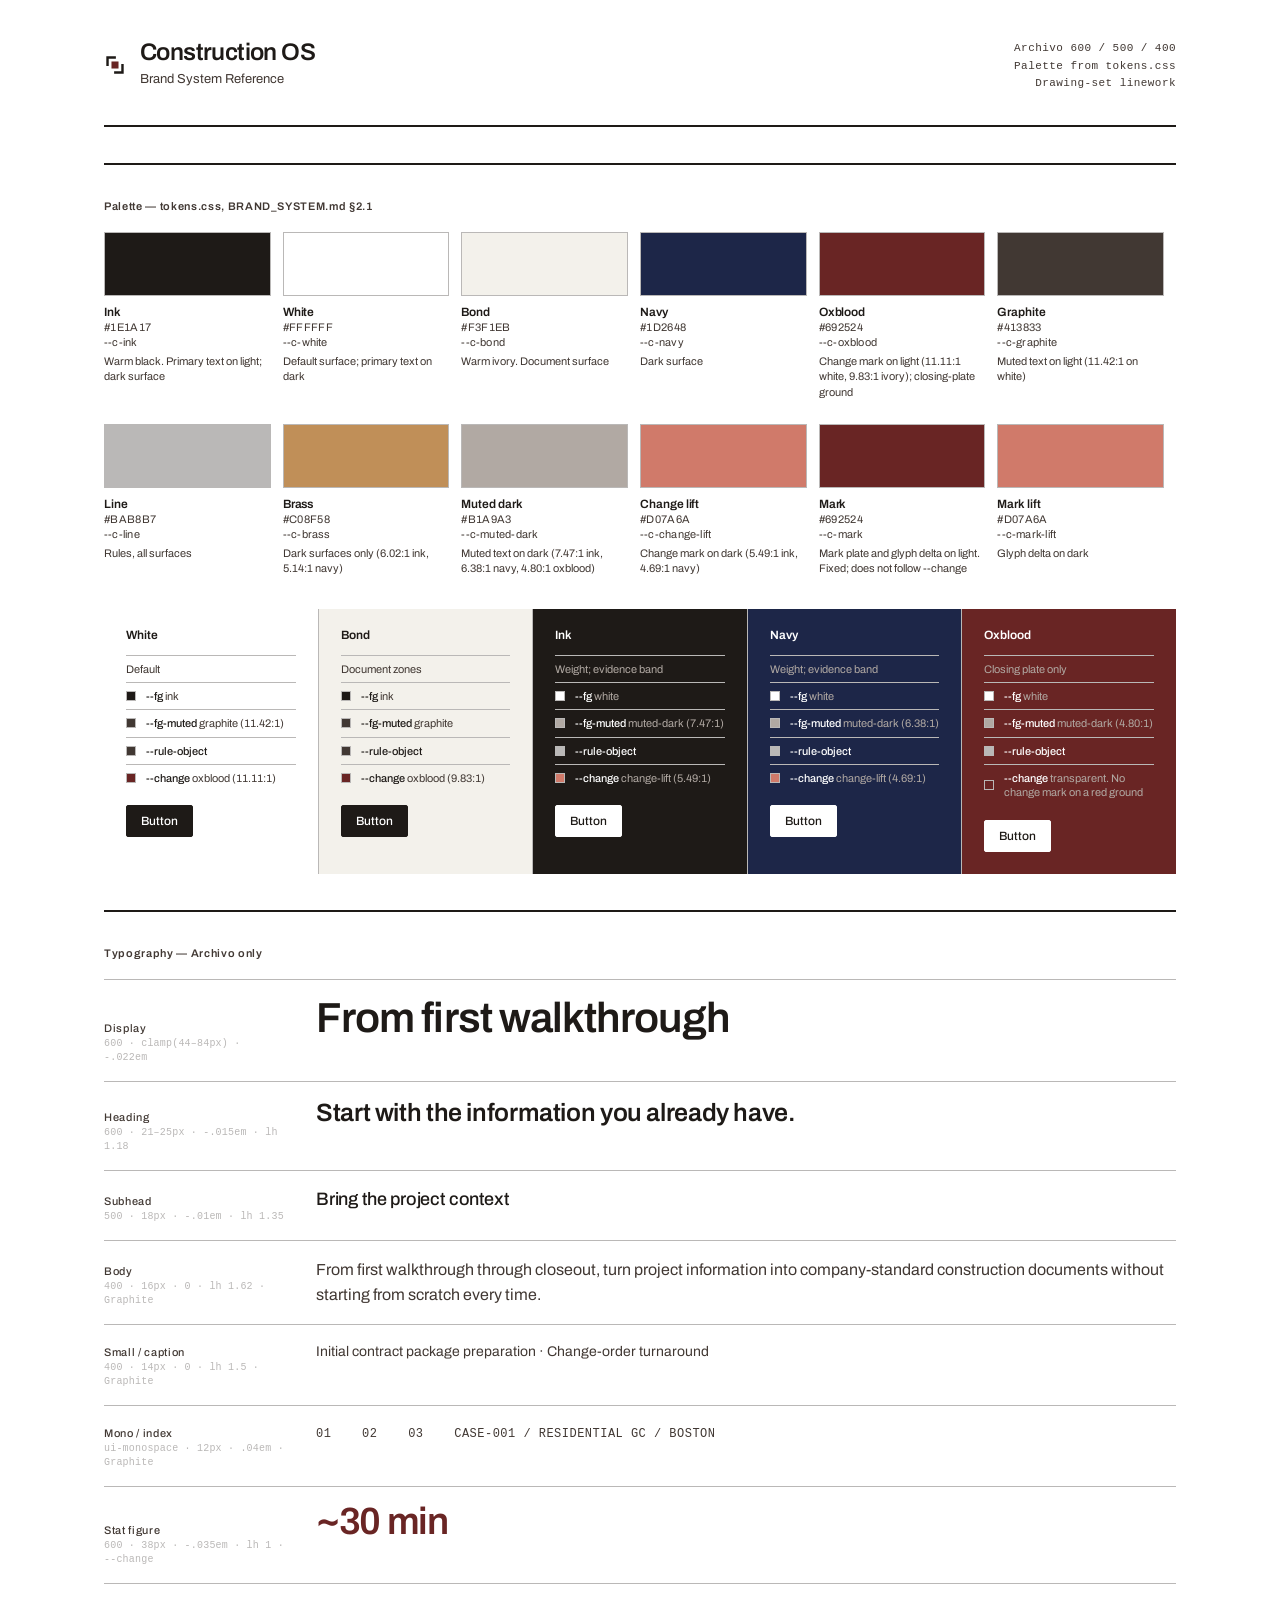
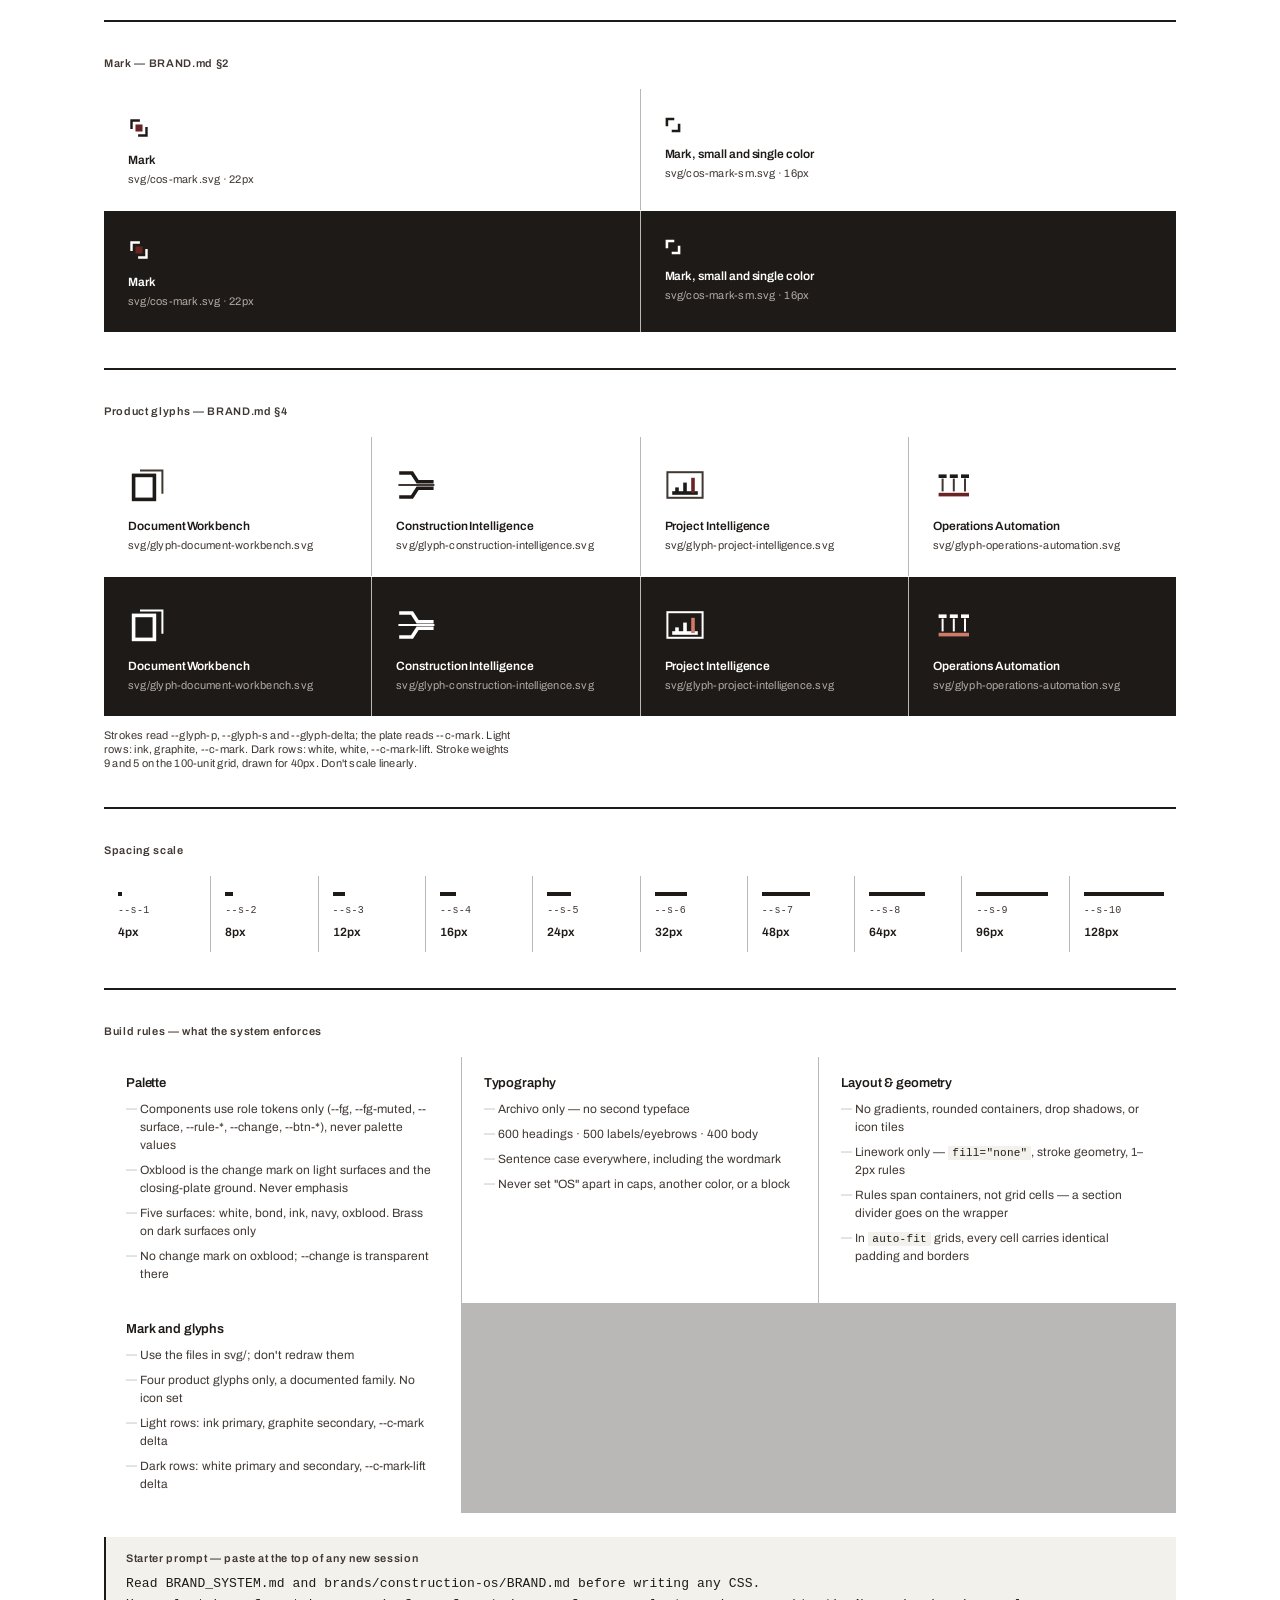
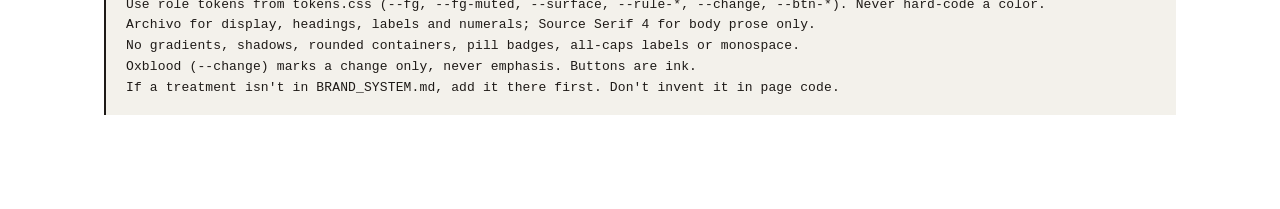
<file: brands/construction-os/cos-brand-reference.html>
<!DOCTYPE html>
<html lang="en">
<head>
  <meta charset="utf-8">
  <meta name="viewport" content="width=device-width, initial-scale=1">
  <title>Construction OS Brand System</title>
  <link rel="stylesheet" href="https://fonts.googleapis.com/css2?family=Archivo:wght@400;500;600&display=swap">
  <link rel="stylesheet" href="../../tokens.css">
  <style>
    /* Pinned to white — swatches require a fixed ground. Colors come from ../../tokens.css. */
    *, *::before, *::after { box-sizing: border-box; margin: 0; padding: 0; }

    :root {
      --ink:       var(--c-ink);
      --paper:     var(--c-white);
      --bond:      var(--c-bond);
      --graphite:  var(--c-graphite);
      --line:      var(--c-line);

      --f-display: 'Archivo', Helvetica, sans-serif;
      --pad: clamp(24px, 5vw, 72px);
    }

    body {
      font-family: var(--f-display);
      background: var(--paper);
      color: var(--ink);
      font-size: 14px;
      line-height: 1.5;
      padding: 0 0 80px;
    }

    /* ── Layout shell ───────────────────────────────────── */
    .container {
      max-width: 1200px;
      margin: 0 auto;
      padding-inline: var(--pad);
    }

    /* ── Section headers ────────────────────────────────── */
    .section {
      padding-top: 36px;
      border-top: 2px solid var(--ink);
      margin-top: 36px;
    }
    .section-label {
      font: 600 11px/1 var(--f-display);
      letter-spacing: .06em;
      color: var(--graphite);
      padding-bottom: 20px;
    }

    /* ── HEADER ─────────────────────────────────────────── */
    .page-header {
      padding: 40px 0 32px;
      display: flex;
      align-items: flex-start;
      justify-content: space-between;
      gap: 24px;
      flex-wrap: wrap;
      border-bottom: 2px solid var(--ink);
    }
    .brand-row {
      display: flex;
      align-items: center;
      gap: 14px;
    }
    .brand-mark svg { display: block; }
    .brand-wordmark {
      font: 600 24px/1 var(--f-display);
      letter-spacing: -.025em;
      color: var(--ink);
    }
    .brand-sub {
      font: 400 13px/1.5 var(--f-display);
      color: var(--graphite);
      margin-top: 6px;
    }
    .header-meta {
      text-align: right;
      font: 400 11px/1.6 ui-monospace, monospace;
      color: var(--graphite);
      letter-spacing: .04em;
    }

    /* ── PALETTE ────────────────────────────────────────── */
    .palette-grid {
      display: grid;
      grid-template-columns: repeat(6, 1fr);
      gap: 24px 0;
    }
    @media (max-width: 700px) {
      .palette-grid { grid-template-columns: repeat(3, 1fr); }
    }
    .swatch { display: flex; flex-direction: column; padding-right: 12px; }
    .swatch-color { height: 64px; border: 1px solid var(--line); }
    .swatch-info { padding: 10px 0 0; }
    .swatch-name  { font: 600 12px/1 var(--f-display); color: var(--ink); letter-spacing: -.005em; }
    .swatch-hex   { font: 400 11px/1 var(--f-display); font-variant-numeric: tabular-nums; color: var(--graphite); letter-spacing: .03em; margin-top: 4px; }
    .swatch-token { font: 400 11px/1 var(--f-display); color: var(--graphite); letter-spacing: .02em; margin-top: 4px; }
    .swatch-role  { font: 400 11px/1.4 var(--f-display); color: var(--graphite); margin-top: 6px; }

    /* ── SURFACES — each panel is a tokens.css surface class ── */
    .surfaces {
      display: grid;
      grid-template-columns: repeat(5, 1fr);
      gap: 0 1px;
      background: var(--line);
      margin-top: 32px;
    }
    @media (max-width: 900px) {
      .surfaces { grid-template-columns: 1fr; gap: 1px 0; }
    }
    .surface-panel { padding: 20px 22px 22px; }
    .surface-label { font: 600 12px/1 var(--f-display); color: var(--fg); margin-bottom: 14px; }
    .surface-row { display: flex; align-items: center; gap: 10px; padding: 6px 0; border-top: 1px solid var(--rule-dimension); }
    .surface-dot { width: 10px; height: 10px; flex: none; border: 1px solid var(--rule-dimension); }
    .surface-desc { font: 400 11px/1.3 var(--f-display); font-variant-numeric: tabular-nums; color: var(--fg-muted); }
    .surface-desc strong { font-weight: 500; color: var(--fg); }
    .surface-btn { display: inline-block; margin-top: 14px; padding: 9px 14px; border-radius: 2px; font: 500 12px/1 var(--f-display);
                   background: var(--btn-bg); color: var(--btn-fg); border: 1.5px solid var(--btn-border); }

    /* ── TYPOGRAPHY ─────────────────────────────────────── */
    .type-row {
      display: grid;
      grid-template-columns: 180px 1fr;
      gap: 0 32px;
      padding: 16px 0;
      border-top: 1px solid var(--line);
      align-items: baseline;
    }
    .type-row:last-child { border-bottom: 1px solid var(--line); }
    .type-meta { display: flex; flex-direction: column; gap: 3px; }
    .type-role { font: 500 11px/1 var(--f-display); color: var(--graphite); letter-spacing: .06em; }
    .type-spec { font: 400 10px/1.4 ui-monospace, monospace; color: var(--line); letter-spacing: .02em; }
    .type-sample { min-width: 0; }

    .ts-display { font: 600 42px/1.05 var(--f-display); letter-spacing: -.022em; color: var(--ink); }
    .ts-h1      { font: 600 25px/1.18 var(--f-display); letter-spacing: -.015em; color: var(--ink); }
    .ts-subhead { font: 500 18px/1.35 var(--f-display); letter-spacing: -.01em;  color: var(--ink); }
    .ts-body    { font: 400 16px/1.62 var(--f-display); color: var(--graphite); }
    .ts-small   { font: 400 14px/1.5  var(--f-display); color: var(--graphite); }
    .ts-mono    { font: 400 12px/1    ui-monospace, 'Cascadia Code', monospace; letter-spacing: .04em; color: var(--graphite); }
    .ts-fig     { font: 600 38px/1    var(--f-display); letter-spacing: -.035em; color: var(--change); }

    /* ── MARK AND GLYPHS — light and dark rows (BRAND.md §2, §4) ── */
    .glyph-row {
      display: grid;
      grid-template-columns: repeat(auto-fit, minmax(min(160px, 100%), 1fr));
      gap: 0 1px;
      background: var(--line);
    }
    .glyph-row + .glyph-row { margin-top: 1px; }
    .glyph-cell {
      background: var(--surface);
      padding: 28px 24px 24px;
      display: flex;
      flex-direction: column;
      align-items: flex-start;
      gap: 14px;
      color: var(--fg);
    }
    /* Light rows: primary ink, secondary graphite, delta --c-mark. Dark rows: white, white, --c-mark-lift. */
    .glyph-row.surface--white { --glyph-p: var(--c-ink);   --glyph-s: var(--c-graphite); --glyph-delta: var(--c-mark); }
    .glyph-row.surface--ink   { --glyph-p: var(--c-white); --glyph-s: var(--c-white);    --glyph-delta: var(--c-mark-lift); }
    .glyph-cell svg { flex: none; display: block; }
    .glyph-name { font: 600 12px/1.3 var(--f-display); color: var(--fg); letter-spacing: -.005em; }
    .glyph-file { font: 400 11px/1.3 var(--f-display); color: var(--fg-muted); letter-spacing: .02em; margin-top: 3px; }

    /* ── SPACING ────────────────────────────────────────── */
    .spacing-grid {
      display: grid;
      grid-template-columns: repeat(auto-fit, minmax(min(80px, 100%), 1fr));
      gap: 0 1px;
      background: var(--line);
    }
    .spacing-cell {
      background: var(--paper);
      padding: 16px 0 14px 14px;
      display: flex;
      flex-direction: column;
      gap: 10px;
    }
    .spacing-bar   { background: var(--ink); height: 4px; }
    .spacing-token { font: 400 10px/1 ui-monospace, monospace; color: var(--graphite); letter-spacing: .03em; }
    .spacing-val   { font: 600 12px/1 var(--f-display); color: var(--ink); }

    /* ── RULES ──────────────────────────────────────────── */
    .rules-grid {
      display: grid;
      grid-template-columns: repeat(auto-fit, minmax(min(300px, 100%), 1fr));
      gap: 0 1px;
      background: var(--line);
    }
    .rule-cell { background: var(--paper); padding: 20px 22px; }
    .rule-heading { font: 600 13px/1 var(--f-display); color: var(--ink); letter-spacing: -.01em; margin-bottom: 10px; }
    .rule-list { list-style: none; display: flex; flex-direction: column; gap: 7px; }
    .rule-list li {
      font: 400 12px/1.5 var(--f-display);
      color: var(--graphite);
      padding-left: 14px;
      position: relative;
    }
    .rule-list li::before { content: '—'; position: absolute; left: 0; color: var(--line); font-size: 11px; }
    .rule-list code { font: 400 11px/1 ui-monospace, monospace; background: var(--bond); padding: 1px 4px; letter-spacing: .02em; color: var(--ink); }

    /* ── PROMPT ─────────────────────────────────────────── */
    .prompt-block {
      background: var(--bond);
      border-left: 2px solid var(--ink);
      padding: 16px 20px;
      margin-top: 24px;
    }
    .prompt-label {
      font: 600 11px/1 var(--f-display);
      letter-spacing: .06em;
      color: var(--graphite);
      margin-bottom: 10px;
    }
    .prompt-text {
      font: 400 13px/1.6 ui-monospace, monospace;
      color: var(--ink);
      letter-spacing: .01em;
      white-space: pre-wrap;
    }
  </style>
</head>
<body>
<div class="container">

  <!-- HEADER -->
  <header class="page-header">
    <div>
      <div class="brand-row">
        <div class="brand-mark">
          <!-- svg/cos-mark.svg, verbatim -->
          <svg xmlns="http://www.w3.org/2000/svg" viewBox="0 0 100 100" width="22" height="22" role="img" aria-label="Construction OS">
            <polyline points="16,54 16,16 54,16" style="fill:none;stroke:currentColor" stroke-width="11"/>
            <polyline points="84,46 84,84 46,84" style="fill:none;stroke:currentColor" stroke-width="11"/>
            <rect x="34" y="34" width="32" height="32" style="fill:var(--c-mark, #692524)"/>
          </svg>
        </div>
        <div>
          <div class="brand-wordmark">Construction OS</div>
          <div class="brand-sub">Brand System Reference</div>
        </div>
      </div>
    </div>
    <div class="header-meta">
      Archivo 600 / 500 / 400<br>
      Palette from tokens.css<br>
      Drawing-set linework
    </div>
  </header>

  <!-- PALETTE — BRAND_SYSTEM.md §2.1; values read from tokens.css -->
  <section class="section">
    <div class="section-label">Palette — tokens.css, BRAND_SYSTEM.md §2.1</div>
    <div class="palette-grid">
      <div class="swatch">
        <div class="swatch-color" style="background:var(--c-ink)"></div>
        <div class="swatch-info">
          <div class="swatch-name">Ink</div>
          <div class="swatch-hex" data-token="--c-ink"></div>
          <div class="swatch-token">--c-ink</div>
          <div class="swatch-role">Warm black. Primary text on light; dark surface</div>
        </div>
      </div>
      <div class="swatch">
        <div class="swatch-color" style="background:var(--c-white)"></div>
        <div class="swatch-info">
          <div class="swatch-name">White</div>
          <div class="swatch-hex" data-token="--c-white"></div>
          <div class="swatch-token">--c-white</div>
          <div class="swatch-role">Default surface; primary text on dark</div>
        </div>
      </div>
      <div class="swatch">
        <div class="swatch-color" style="background:var(--c-bond)"></div>
        <div class="swatch-info">
          <div class="swatch-name">Bond</div>
          <div class="swatch-hex" data-token="--c-bond"></div>
          <div class="swatch-token">--c-bond</div>
          <div class="swatch-role">Warm ivory. Document surface</div>
        </div>
      </div>
      <div class="swatch">
        <div class="swatch-color" style="background:var(--c-navy)"></div>
        <div class="swatch-info">
          <div class="swatch-name">Navy</div>
          <div class="swatch-hex" data-token="--c-navy"></div>
          <div class="swatch-token">--c-navy</div>
          <div class="swatch-role">Dark surface</div>
        </div>
      </div>
      <div class="swatch">
        <div class="swatch-color" style="background:var(--c-oxblood)"></div>
        <div class="swatch-info">
          <div class="swatch-name">Oxblood</div>
          <div class="swatch-hex" data-token="--c-oxblood"></div>
          <div class="swatch-token">--c-oxblood</div>
          <div class="swatch-role">Change mark on light (11.11:1 white, 9.83:1 ivory); closing-plate ground</div>
        </div>
      </div>
      <div class="swatch">
        <div class="swatch-color" style="background:var(--c-graphite)"></div>
        <div class="swatch-info">
          <div class="swatch-name">Graphite</div>
          <div class="swatch-hex" data-token="--c-graphite"></div>
          <div class="swatch-token">--c-graphite</div>
          <div class="swatch-role">Muted text on light (11.42:1 on white)</div>
        </div>
      </div>
      <div class="swatch">
        <div class="swatch-color" style="background:var(--c-line)"></div>
        <div class="swatch-info">
          <div class="swatch-name">Line</div>
          <div class="swatch-hex" data-token="--c-line"></div>
          <div class="swatch-token">--c-line</div>
          <div class="swatch-role">Rules, all surfaces</div>
        </div>
      </div>
      <div class="swatch">
        <div class="swatch-color" style="background:var(--c-brass)"></div>
        <div class="swatch-info">
          <div class="swatch-name">Brass</div>
          <div class="swatch-hex" data-token="--c-brass"></div>
          <div class="swatch-token">--c-brass</div>
          <div class="swatch-role">Dark surfaces only (6.02:1 ink, 5.14:1 navy)</div>
        </div>
      </div>
      <div class="swatch">
        <div class="swatch-color" style="background:var(--c-muted-dark)"></div>
        <div class="swatch-info">
          <div class="swatch-name">Muted dark</div>
          <div class="swatch-hex" data-token="--c-muted-dark"></div>
          <div class="swatch-token">--c-muted-dark</div>
          <div class="swatch-role">Muted text on dark (7.47:1 ink, 6.38:1 navy, 4.80:1 oxblood)</div>
        </div>
      </div>
      <div class="swatch">
        <div class="swatch-color" style="background:var(--c-change-lift)"></div>
        <div class="swatch-info">
          <div class="swatch-name">Change lift</div>
          <div class="swatch-hex" data-token="--c-change-lift"></div>
          <div class="swatch-token">--c-change-lift</div>
          <div class="swatch-role">Change mark on dark (5.49:1 ink, 4.69:1 navy)</div>
        </div>
      </div>
      <div class="swatch">
        <div class="swatch-color" style="background:var(--c-mark)"></div>
        <div class="swatch-info">
          <div class="swatch-name">Mark</div>
          <div class="swatch-hex" data-token="--c-mark"></div>
          <div class="swatch-token">--c-mark</div>
          <div class="swatch-role">Mark plate and glyph delta on light. Fixed; does not follow --change</div>
        </div>
      </div>
      <div class="swatch">
        <div class="swatch-color" style="background:var(--c-mark-lift)"></div>
        <div class="swatch-info">
          <div class="swatch-name">Mark lift</div>
          <div class="swatch-hex" data-token="--c-mark-lift"></div>
          <div class="swatch-token">--c-mark-lift</div>
          <div class="swatch-role">Glyph delta on dark</div>
        </div>
      </div>
    </div>

    <!-- Surfaces — BRAND_SYSTEM.md §2.3. Each panel uses the tokens.css surface class. -->
    <div class="surfaces">
      <div class="surface-panel surface--white">
        <div class="surface-label">White</div>
        <div class="surface-row"><span class="surface-desc">Default</span></div>
        <div class="surface-row"><div class="surface-dot" style="background:var(--fg)"></div><span class="surface-desc"><strong>--fg</strong> ink</span></div>
        <div class="surface-row"><div class="surface-dot" style="background:var(--fg-muted)"></div><span class="surface-desc"><strong>--fg-muted</strong> graphite (11.42:1)</span></div>
        <div class="surface-row"><div class="surface-dot" style="background:var(--rule-object)"></div><span class="surface-desc"><strong>--rule-object</strong></span></div>
        <div class="surface-row"><div class="surface-dot" style="background:var(--change)"></div><span class="surface-desc"><strong>--change</strong> oxblood (11.11:1)</span></div>
        <span class="surface-btn">Button</span>
      </div>
      <div class="surface-panel surface--bond">
        <div class="surface-label">Bond</div>
        <div class="surface-row"><span class="surface-desc">Document zones</span></div>
        <div class="surface-row"><div class="surface-dot" style="background:var(--fg)"></div><span class="surface-desc"><strong>--fg</strong> ink</span></div>
        <div class="surface-row"><div class="surface-dot" style="background:var(--fg-muted)"></div><span class="surface-desc"><strong>--fg-muted</strong> graphite</span></div>
        <div class="surface-row"><div class="surface-dot" style="background:var(--rule-object)"></div><span class="surface-desc"><strong>--rule-object</strong></span></div>
        <div class="surface-row"><div class="surface-dot" style="background:var(--change)"></div><span class="surface-desc"><strong>--change</strong> oxblood (9.83:1)</span></div>
        <span class="surface-btn">Button</span>
      </div>
      <div class="surface-panel surface--ink">
        <div class="surface-label">Ink</div>
        <div class="surface-row"><span class="surface-desc">Weight; evidence band</span></div>
        <div class="surface-row"><div class="surface-dot" style="background:var(--fg)"></div><span class="surface-desc"><strong>--fg</strong> white</span></div>
        <div class="surface-row"><div class="surface-dot" style="background:var(--fg-muted)"></div><span class="surface-desc"><strong>--fg-muted</strong> muted-dark (7.47:1)</span></div>
        <div class="surface-row"><div class="surface-dot" style="background:var(--rule-object)"></div><span class="surface-desc"><strong>--rule-object</strong></span></div>
        <div class="surface-row"><div class="surface-dot" style="background:var(--change)"></div><span class="surface-desc"><strong>--change</strong> change-lift (5.49:1)</span></div>
        <span class="surface-btn">Button</span>
      </div>
      <div class="surface-panel surface--navy">
        <div class="surface-label">Navy</div>
        <div class="surface-row"><span class="surface-desc">Weight; evidence band</span></div>
        <div class="surface-row"><div class="surface-dot" style="background:var(--fg)"></div><span class="surface-desc"><strong>--fg</strong> white</span></div>
        <div class="surface-row"><div class="surface-dot" style="background:var(--fg-muted)"></div><span class="surface-desc"><strong>--fg-muted</strong> muted-dark (6.38:1)</span></div>
        <div class="surface-row"><div class="surface-dot" style="background:var(--rule-object)"></div><span class="surface-desc"><strong>--rule-object</strong></span></div>
        <div class="surface-row"><div class="surface-dot" style="background:var(--change)"></div><span class="surface-desc"><strong>--change</strong> change-lift (4.69:1)</span></div>
        <span class="surface-btn">Button</span>
      </div>
      <div class="surface-panel surface--oxblood">
        <div class="surface-label">Oxblood</div>
        <div class="surface-row"><span class="surface-desc">Closing plate only</span></div>
        <div class="surface-row"><div class="surface-dot" style="background:var(--fg)"></div><span class="surface-desc"><strong>--fg</strong> white</span></div>
        <div class="surface-row"><div class="surface-dot" style="background:var(--fg-muted)"></div><span class="surface-desc"><strong>--fg-muted</strong> muted-dark (4.80:1)</span></div>
        <div class="surface-row"><div class="surface-dot" style="background:var(--rule-object)"></div><span class="surface-desc"><strong>--rule-object</strong></span></div>
        <div class="surface-row"><div class="surface-dot"></div><span class="surface-desc"><strong>--change</strong> transparent. No change mark on a red ground</span></div>
        <span class="surface-btn">Button</span>
      </div>
    </div>
  </section>

  <!-- TYPOGRAPHY -->
  <section class="section">
    <div class="section-label">Typography — Archivo only</div>
    <div class="type-row">
      <div class="type-meta">
        <div class="type-role">Display</div>
        <div class="type-spec">600 · clamp(44–84px) · -.022em</div>
      </div>
      <div class="type-sample"><span class="ts-display">From first walkthrough</span></div>
    </div>
    <div class="type-row">
      <div class="type-meta">
        <div class="type-role">Heading</div>
        <div class="type-spec">600 · 21–25px · -.015em · lh 1.18</div>
      </div>
      <div class="type-sample"><span class="ts-h1">Start with the information you already have.</span></div>
    </div>
    <div class="type-row">
      <div class="type-meta">
        <div class="type-role">Subhead</div>
        <div class="type-spec">500 · 18px · -.01em · lh 1.35</div>
      </div>
      <div class="type-sample"><span class="ts-subhead">Bring the project context</span></div>
    </div>
    <div class="type-row">
      <div class="type-meta">
        <div class="type-role">Body</div>
        <div class="type-spec">400 · 16px · 0 · lh 1.62 · Graphite</div>
      </div>
      <div class="type-sample"><span class="ts-body">From first walkthrough through closeout, turn project information into company-standard construction documents without starting from scratch every time.</span></div>
    </div>
    <div class="type-row">
      <div class="type-meta">
        <div class="type-role">Small / caption</div>
        <div class="type-spec">400 · 14px · 0 · lh 1.5 · Graphite</div>
      </div>
      <div class="type-sample"><span class="ts-small">Initial contract package preparation · Change-order turnaround</span></div>
    </div>
    <div class="type-row">
      <div class="type-meta">
        <div class="type-role">Mono / index</div>
        <div class="type-spec">ui-monospace · 12px · .04em · Graphite</div>
      </div>
      <div class="type-sample"><span class="ts-mono">01 &nbsp;&nbsp; 02 &nbsp;&nbsp; 03 &nbsp;&nbsp; CASE-001 / RESIDENTIAL GC / BOSTON</span></div>
    </div>
    <div class="type-row">
      <div class="type-meta">
        <div class="type-role">Stat figure</div>
        <div class="type-spec">600 · 38px · -.035em · lh 1 · --change</div>
      </div>
      <div class="type-sample"><span class="ts-fig">~30 min</span></div>
    </div>
  </section>

  <!-- MARK — brands/construction-os/BRAND.md §2. The files in svg/, inlined verbatim so the dark row can set colors. -->
  <section class="section">
    <div class="section-label">Mark — BRAND.md §2</div>
    <div class="glyph-row surface--white">
      <div class="glyph-cell">
        <!-- svg/cos-mark.svg, verbatim -->
        <svg xmlns="http://www.w3.org/2000/svg" viewBox="0 0 100 100" width="22" height="22" role="img" aria-label="Construction OS">
          <polyline points="16,54 16,16 54,16" style="fill:none;stroke:currentColor" stroke-width="11"/>
          <polyline points="84,46 84,84 46,84" style="fill:none;stroke:currentColor" stroke-width="11"/>
          <rect x="34" y="34" width="32" height="32" style="fill:var(--c-mark, #692524)"/>
        </svg>
        <div>
          <div class="glyph-name">Mark</div>
          <div class="glyph-file">svg/cos-mark.svg · 22px</div>
        </div>
      </div>
      <div class="glyph-cell">
        <!-- svg/cos-mark-sm.svg, verbatim -->
        <svg xmlns="http://www.w3.org/2000/svg" viewBox="0 0 100 100" width="16" height="16" role="img" aria-label="Construction OS">
          <polyline points="12,58 12,12 58,12" style="fill:none;stroke:currentColor" stroke-width="16"/>
          <polyline points="88,42 88,88 42,88" style="fill:none;stroke:currentColor" stroke-width="16"/>
        </svg>
        <div>
          <div class="glyph-name">Mark, small and single color</div>
          <div class="glyph-file">svg/cos-mark-sm.svg · 16px</div>
        </div>
      </div>
    </div>
    <div class="glyph-row surface--ink">
      <div class="glyph-cell">
        <!-- svg/cos-mark.svg, verbatim -->
        <svg xmlns="http://www.w3.org/2000/svg" viewBox="0 0 100 100" width="22" height="22" role="img" aria-label="Construction OS">
          <polyline points="16,54 16,16 54,16" style="fill:none;stroke:currentColor" stroke-width="11"/>
          <polyline points="84,46 84,84 46,84" style="fill:none;stroke:currentColor" stroke-width="11"/>
          <rect x="34" y="34" width="32" height="32" style="fill:var(--c-mark, #692524)"/>
        </svg>
        <div>
          <div class="glyph-name">Mark</div>
          <div class="glyph-file">svg/cos-mark.svg · 22px</div>
        </div>
      </div>
      <div class="glyph-cell">
        <!-- svg/cos-mark-sm.svg, verbatim -->
        <svg xmlns="http://www.w3.org/2000/svg" viewBox="0 0 100 100" width="16" height="16" role="img" aria-label="Construction OS">
          <polyline points="12,58 12,12 58,12" style="fill:none;stroke:currentColor" stroke-width="16"/>
          <polyline points="88,42 88,88 42,88" style="fill:none;stroke:currentColor" stroke-width="16"/>
        </svg>
        <div>
          <div class="glyph-name">Mark, small and single color</div>
          <div class="glyph-file">svg/cos-mark-sm.svg · 16px</div>
        </div>
      </div>
    </div>
  </section>

  <!-- GLYPHS — BRAND.md §4 -->
  <section class="section">
    <div class="section-label">Product glyphs — BRAND.md §4</div>
    <div class="glyph-row surface--white">
      <div class="glyph-cell">
        <!-- svg/glyph-document-workbench.svg, verbatim -->
        <svg xmlns="http://www.w3.org/2000/svg" viewBox="0 0 100 100" width="40" height="40" role="img" aria-label="Document Workbench">
          <polyline points="30,14 86,14 86,72" stroke-width="5" style="fill:none;stroke:var(--glyph-s, #413833)"/>
          <rect x="14" y="26" width="52" height="60" stroke-width="9" style="fill:none;stroke:var(--glyph-p, currentColor)"/>
        </svg>
        <div>
          <div class="glyph-name">Document Workbench</div>
          <div class="glyph-file">svg/glyph-document-workbench.svg</div>
        </div>
      </div>
      <div class="glyph-cell">
        <!-- svg/glyph-construction-intelligence.svg, verbatim -->
        <svg xmlns="http://www.w3.org/2000/svg" viewBox="0 0 100 100" width="40" height="40" role="img" aria-label="Construction Intelligence">
          <line x1="6" y1="50" x2="96" y2="50" stroke-width="5" style="fill:none;stroke:var(--glyph-s, #413833)"/>
          <polyline points="8,20 40,20 54,42 94,42" stroke-width="9" style="fill:none;stroke:var(--glyph-p, currentColor)"/>
          <polyline points="8,80 40,80 54,58 94,58" stroke-width="9" style="fill:none;stroke:var(--glyph-p, currentColor)"/>
        </svg>
        <div>
          <div class="glyph-name">Construction Intelligence</div>
          <div class="glyph-file">svg/glyph-construction-intelligence.svg</div>
        </div>
      </div>
      <div class="glyph-cell">
        <!-- svg/glyph-project-intelligence.svg, verbatim -->
        <svg xmlns="http://www.w3.org/2000/svg" viewBox="0 0 100 100" width="40" height="40" role="img" aria-label="Project Intelligence">
          <rect x="6" y="18" width="88" height="64" stroke-width="5" style="fill:none;stroke:var(--glyph-s, #413833)"/>
          <line x1="18" y1="70" x2="82" y2="70" stroke-width="9" style="fill:none;stroke:var(--glyph-p, currentColor)"/>
          <line x1="30" y1="70" x2="30" y2="56" stroke-width="9" style="fill:none;stroke:var(--glyph-p, currentColor)"/>
          <line x1="50" y1="70" x2="50" y2="44" stroke-width="9" style="fill:none;stroke:var(--glyph-p, currentColor)"/>
          <line x1="70" y1="70" x2="70" y2="32" stroke-width="9" style="fill:none;stroke:var(--glyph-delta, #692524)"/>
        </svg>
        <div>
          <div class="glyph-name">Project Intelligence</div>
          <div class="glyph-file">svg/glyph-project-intelligence.svg</div>
        </div>
      </div>
      <div class="glyph-cell">
        <!-- svg/glyph-operations-automation.svg, verbatim -->
        <svg xmlns="http://www.w3.org/2000/svg" viewBox="0 0 100 100" width="40" height="40" role="img" aria-label="Operations Automation">
          <line x1="14" y1="28" x2="34" y2="28" stroke-width="9" style="fill:none;stroke:var(--glyph-p, currentColor)"/>
          <line x1="42" y1="28" x2="62" y2="28" stroke-width="9" style="fill:none;stroke:var(--glyph-p, currentColor)"/>
          <line x1="70" y1="28" x2="90" y2="28" stroke-width="9" style="fill:none;stroke:var(--glyph-p, currentColor)"/>
          <line x1="24" y1="34" x2="24" y2="66" stroke-width="5" style="fill:none;stroke:var(--glyph-s, #413833)"/>
          <line x1="52" y1="34" x2="52" y2="66" stroke-width="5" style="fill:none;stroke:var(--glyph-s, #413833)"/>
          <line x1="80" y1="34" x2="80" y2="66" stroke-width="5" style="fill:none;stroke:var(--glyph-s, #413833)"/>
          <line x1="14" y1="74" x2="90" y2="74" stroke-width="9" style="fill:none;stroke:var(--glyph-delta, #692524)"/>
        </svg>
        <div>
          <div class="glyph-name">Operations Automation</div>
          <div class="glyph-file">svg/glyph-operations-automation.svg</div>
        </div>
      </div>
    </div>
    <div class="glyph-row surface--ink">
      <div class="glyph-cell">
        <!-- svg/glyph-document-workbench.svg, verbatim -->
        <svg xmlns="http://www.w3.org/2000/svg" viewBox="0 0 100 100" width="40" height="40" role="img" aria-label="Document Workbench">
          <polyline points="30,14 86,14 86,72" stroke-width="5" style="fill:none;stroke:var(--glyph-s, #413833)"/>
          <rect x="14" y="26" width="52" height="60" stroke-width="9" style="fill:none;stroke:var(--glyph-p, currentColor)"/>
        </svg>
        <div>
          <div class="glyph-name">Document Workbench</div>
          <div class="glyph-file">svg/glyph-document-workbench.svg</div>
        </div>
      </div>
      <div class="glyph-cell">
        <!-- svg/glyph-construction-intelligence.svg, verbatim -->
        <svg xmlns="http://www.w3.org/2000/svg" viewBox="0 0 100 100" width="40" height="40" role="img" aria-label="Construction Intelligence">
          <line x1="6" y1="50" x2="96" y2="50" stroke-width="5" style="fill:none;stroke:var(--glyph-s, #413833)"/>
          <polyline points="8,20 40,20 54,42 94,42" stroke-width="9" style="fill:none;stroke:var(--glyph-p, currentColor)"/>
          <polyline points="8,80 40,80 54,58 94,58" stroke-width="9" style="fill:none;stroke:var(--glyph-p, currentColor)"/>
        </svg>
        <div>
          <div class="glyph-name">Construction Intelligence</div>
          <div class="glyph-file">svg/glyph-construction-intelligence.svg</div>
        </div>
      </div>
      <div class="glyph-cell">
        <!-- svg/glyph-project-intelligence.svg, verbatim -->
        <svg xmlns="http://www.w3.org/2000/svg" viewBox="0 0 100 100" width="40" height="40" role="img" aria-label="Project Intelligence">
          <rect x="6" y="18" width="88" height="64" stroke-width="5" style="fill:none;stroke:var(--glyph-s, #413833)"/>
          <line x1="18" y1="70" x2="82" y2="70" stroke-width="9" style="fill:none;stroke:var(--glyph-p, currentColor)"/>
          <line x1="30" y1="70" x2="30" y2="56" stroke-width="9" style="fill:none;stroke:var(--glyph-p, currentColor)"/>
          <line x1="50" y1="70" x2="50" y2="44" stroke-width="9" style="fill:none;stroke:var(--glyph-p, currentColor)"/>
          <line x1="70" y1="70" x2="70" y2="32" stroke-width="9" style="fill:none;stroke:var(--glyph-delta, #692524)"/>
        </svg>
        <div>
          <div class="glyph-name">Project Intelligence</div>
          <div class="glyph-file">svg/glyph-project-intelligence.svg</div>
        </div>
      </div>
      <div class="glyph-cell">
        <!-- svg/glyph-operations-automation.svg, verbatim -->
        <svg xmlns="http://www.w3.org/2000/svg" viewBox="0 0 100 100" width="40" height="40" role="img" aria-label="Operations Automation">
          <line x1="14" y1="28" x2="34" y2="28" stroke-width="9" style="fill:none;stroke:var(--glyph-p, currentColor)"/>
          <line x1="42" y1="28" x2="62" y2="28" stroke-width="9" style="fill:none;stroke:var(--glyph-p, currentColor)"/>
          <line x1="70" y1="28" x2="90" y2="28" stroke-width="9" style="fill:none;stroke:var(--glyph-p, currentColor)"/>
          <line x1="24" y1="34" x2="24" y2="66" stroke-width="5" style="fill:none;stroke:var(--glyph-s, #413833)"/>
          <line x1="52" y1="34" x2="52" y2="66" stroke-width="5" style="fill:none;stroke:var(--glyph-s, #413833)"/>
          <line x1="80" y1="34" x2="80" y2="66" stroke-width="5" style="fill:none;stroke:var(--glyph-s, #413833)"/>
          <line x1="14" y1="74" x2="90" y2="74" stroke-width="9" style="fill:none;stroke:var(--glyph-delta, #692524)"/>
        </svg>
        <div>
          <div class="glyph-name">Operations Automation</div>
          <div class="glyph-file">svg/glyph-operations-automation.svg</div>
        </div>
      </div>
    </div>
    <p class="glyph-file" style="margin-top:12px; max-width:68ch">
      Strokes read --glyph-p, --glyph-s and --glyph-delta; the plate reads --c-mark. Light rows: ink, graphite, --c-mark. Dark rows: white, white, --c-mark-lift. Stroke weights 9 and 5 on the 100-unit grid, drawn for 40px. Don't scale linearly.
    </p>
  </section>

  <!-- SPACING -->
  <section class="section">
    <div class="section-label">Spacing scale</div>
    <div class="spacing-grid">
      <div class="spacing-cell"><div class="spacing-bar" style="width:4px"></div><div class="spacing-token">--s-1</div><div class="spacing-val">4px</div></div>
      <div class="spacing-cell"><div class="spacing-bar" style="width:8px"></div><div class="spacing-token">--s-2</div><div class="spacing-val">8px</div></div>
      <div class="spacing-cell"><div class="spacing-bar" style="width:12px"></div><div class="spacing-token">--s-3</div><div class="spacing-val">12px</div></div>
      <div class="spacing-cell"><div class="spacing-bar" style="width:16px"></div><div class="spacing-token">--s-4</div><div class="spacing-val">16px</div></div>
      <div class="spacing-cell"><div class="spacing-bar" style="width:24px"></div><div class="spacing-token">--s-5</div><div class="spacing-val">24px</div></div>
      <div class="spacing-cell"><div class="spacing-bar" style="width:32px"></div><div class="spacing-token">--s-6</div><div class="spacing-val">32px</div></div>
      <div class="spacing-cell"><div class="spacing-bar" style="width:48px"></div><div class="spacing-token">--s-7</div><div class="spacing-val">48px</div></div>
      <div class="spacing-cell"><div class="spacing-bar" style="width:56px"></div><div class="spacing-token">--s-8</div><div class="spacing-val">64px</div></div>
      <div class="spacing-cell"><div class="spacing-bar" style="width:72px"></div><div class="spacing-token">--s-9</div><div class="spacing-val">96px</div></div>
      <div class="spacing-cell"><div class="spacing-bar" style="width:80px"></div><div class="spacing-token">--s-10</div><div class="spacing-val">128px</div></div>
    </div>
  </section>

  <!-- RULES -->
  <section class="section">
    <div class="section-label">Build rules — what the system enforces</div>
    <div class="rules-grid">
      <div class="rule-cell">
        <div class="rule-heading">Palette</div>
        <ul class="rule-list">
          <li>Components use role tokens only (--fg, --fg-muted, --surface, --rule-*, --change, --btn-*), never palette values</li>
          <li>Oxblood is the change mark on light surfaces and the closing-plate ground. Never emphasis</li>
          <li>Five surfaces: white, bond, ink, navy, oxblood. Brass on dark surfaces only</li>
          <li>No change mark on oxblood; --change is transparent there</li>
        </ul>
      </div>
      <div class="rule-cell">
        <div class="rule-heading">Typography</div>
        <ul class="rule-list">
          <li>Archivo only — no second typeface</li>
          <li>600 headings · 500 labels/eyebrows · 400 body</li>
          <li>Sentence case everywhere, including the wordmark</li>
          <li>Never set "OS" apart in caps, another color, or a block</li>
        </ul>
      </div>
      <div class="rule-cell">
        <div class="rule-heading">Layout &amp; geometry</div>
        <ul class="rule-list">
          <li>No gradients, rounded containers, drop shadows, or icon tiles</li>
          <li>Linework only — <code>fill="none"</code>, stroke geometry, 1–2px rules</li>
          <li>Rules span containers, not grid cells — a section divider goes on the wrapper</li>
          <li>In <code>auto-fit</code> grids, every cell carries identical padding and borders</li>
        </ul>
      </div>
      <div class="rule-cell">
        <div class="rule-heading">Mark and glyphs</div>
        <ul class="rule-list">
          <li>Use the files in svg/; don't redraw them</li>
          <li>Four product glyphs only, a documented family. No icon set</li>
          <li>Light rows: ink primary, graphite secondary, --c-mark delta</li>
          <li>Dark rows: white primary and secondary, --c-mark-lift delta</li>
        </ul>
      </div>
    </div>

    <div class="prompt-block">
      <div class="prompt-label">Starter prompt — paste at the top of any new session</div>
      <pre class="prompt-text">Read BRAND_SYSTEM.md and brands/construction-os/BRAND.md before writing any CSS.
Use role tokens from tokens.css (--fg, --fg-muted, --surface, --rule-*, --change, --btn-*). Never hard-code a color.
Archivo for display, headings, labels and numerals; Source Serif 4 for body prose only.
No gradients, shadows, rounded containers, pill badges, all-caps labels or monospace.
Oxblood (--change) marks a change only, never emphasis. Buttons are ink.
If a treatment isn't in BRAND_SYSTEM.md, add it there first. Don't invent it in page code.</pre>
    </div>
  </section>

</div>
<script>
/* Fill each [data-token] with its value from tokens.css, so swatches can't drift from the tokens. */
(function () {
  var root = getComputedStyle(document.documentElement);
  document.querySelectorAll('[data-token]').forEach(function (el) {
    var v = root.getPropertyValue(el.getAttribute('data-token')).trim();
    if (v) el.textContent = v.toUpperCase();
  });
})();
</script>
</body>
</html>
</file>
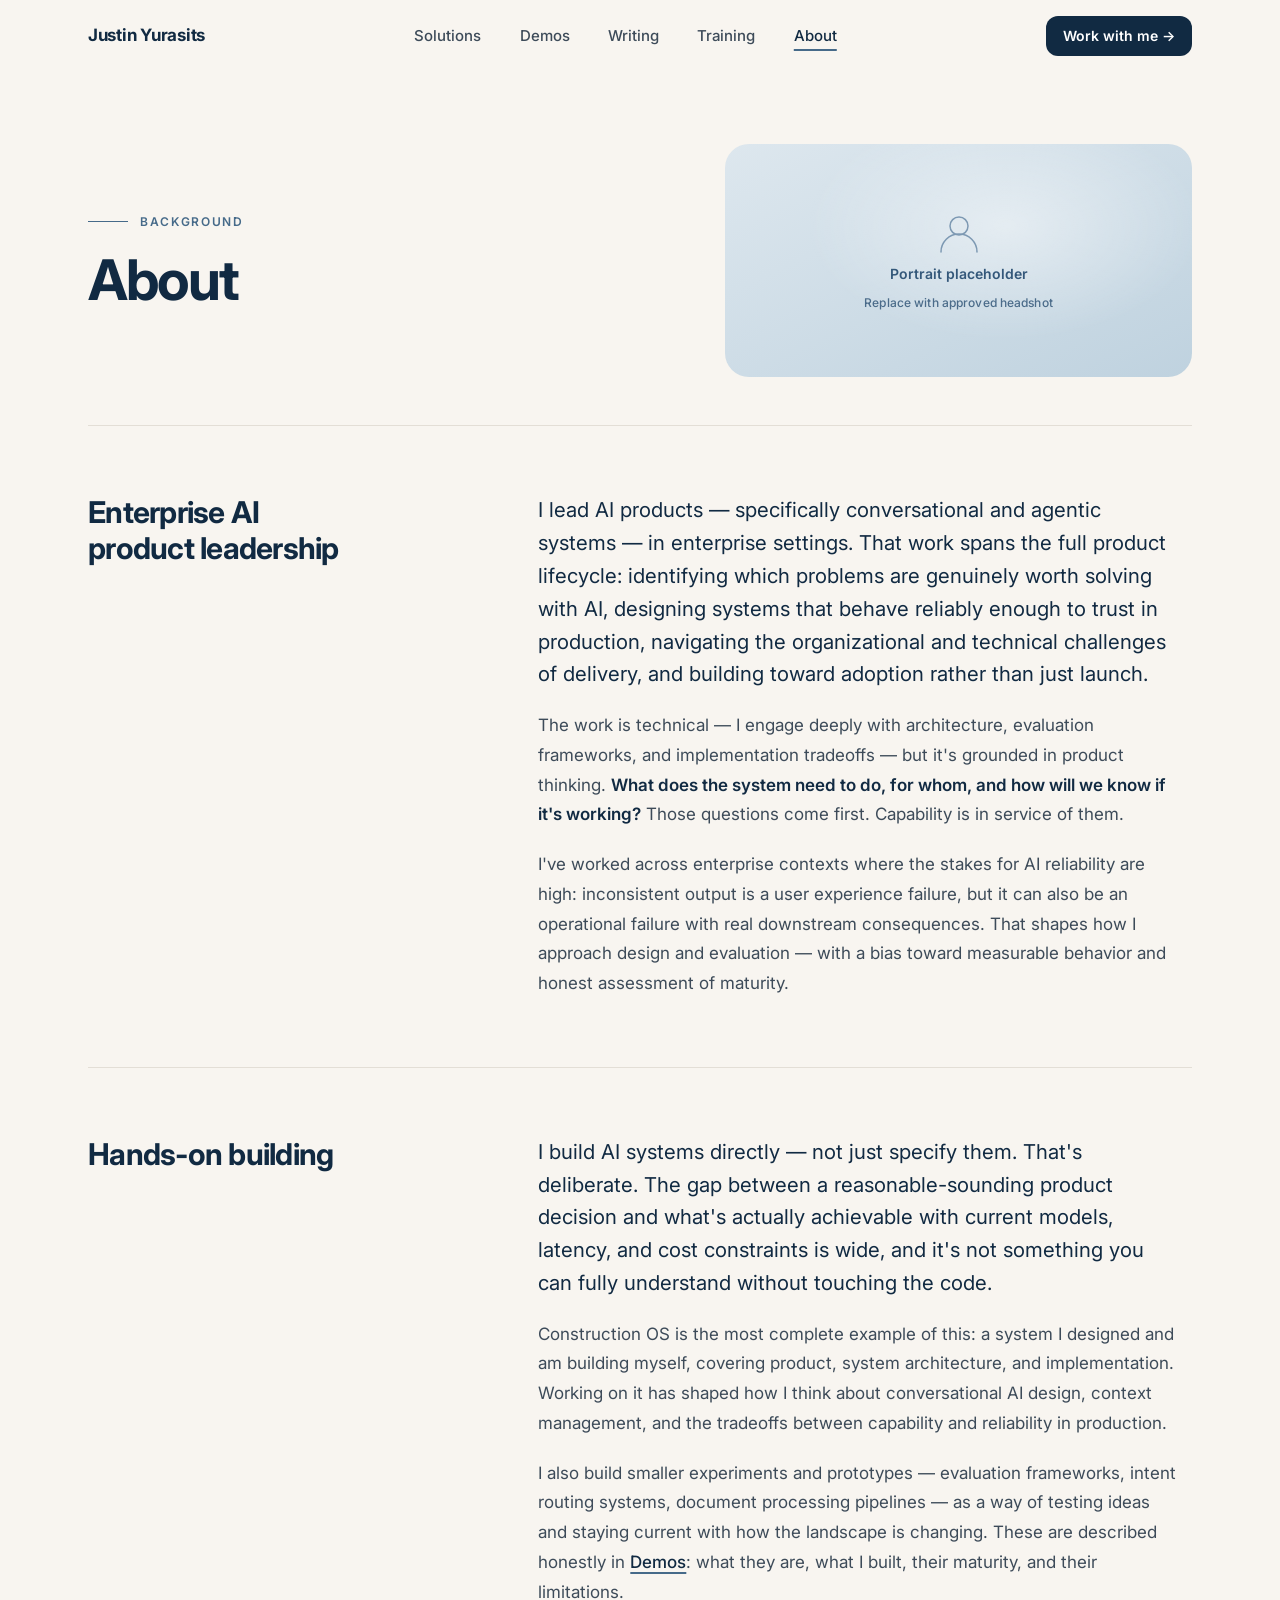
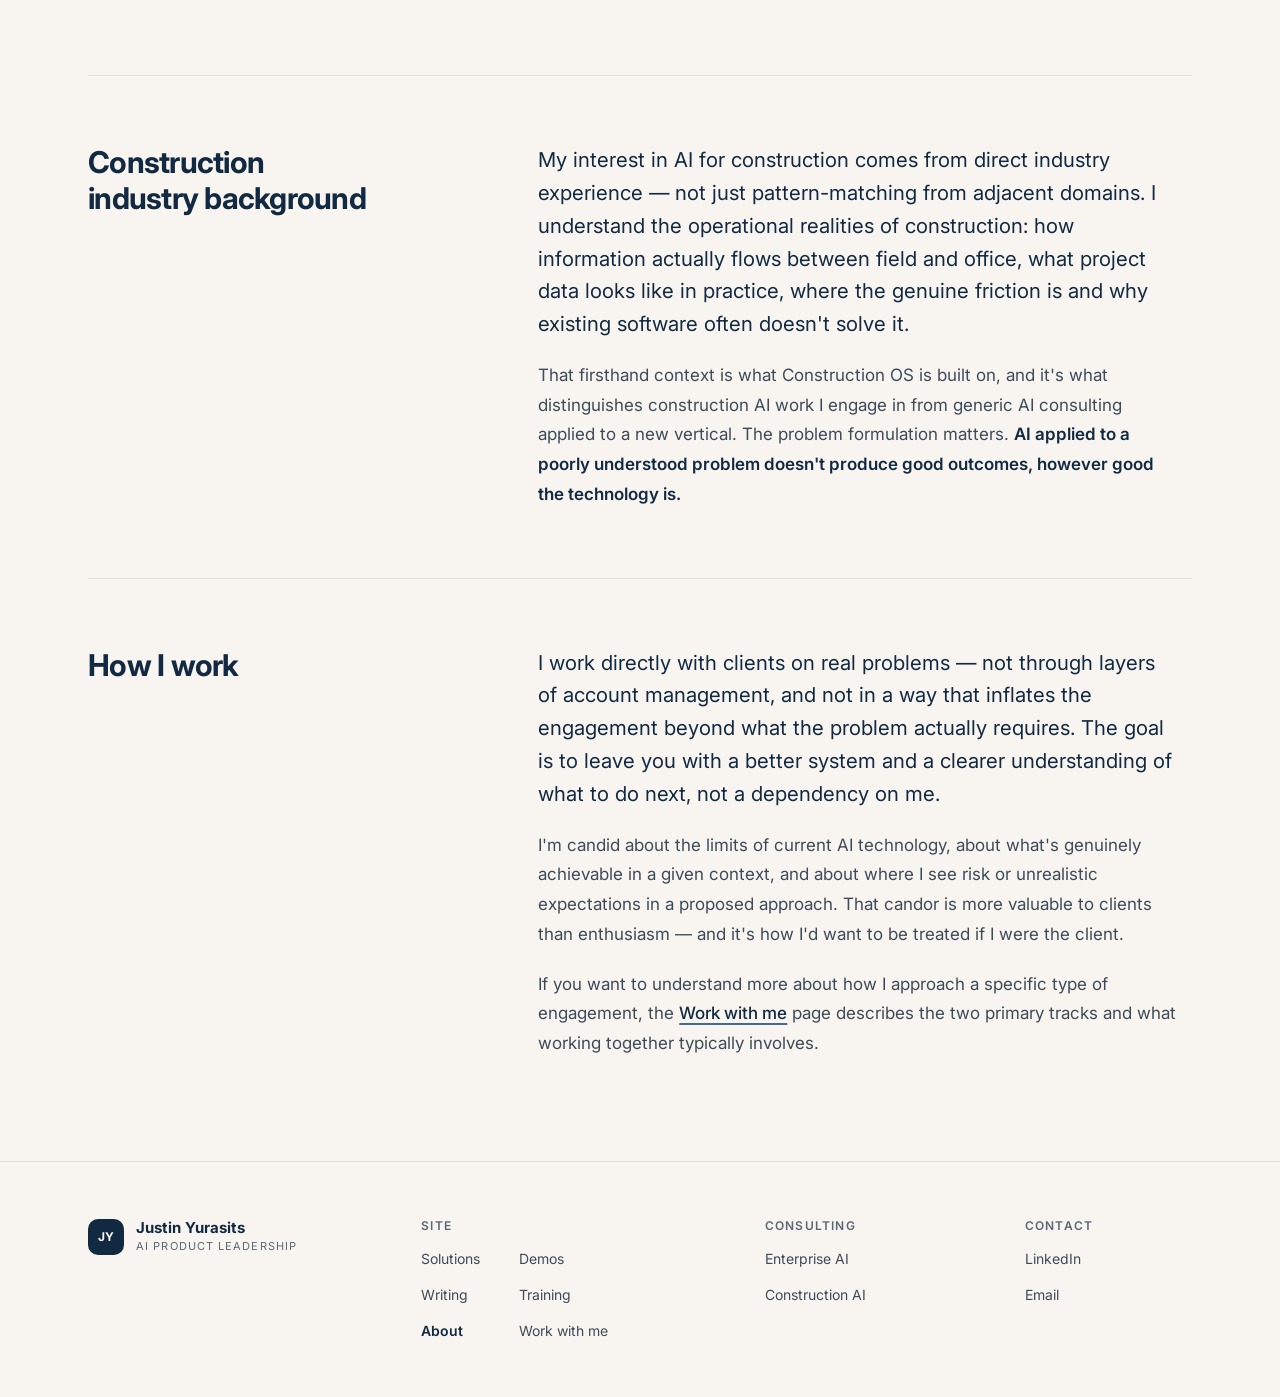
<file: brands/personal/reference/about.html>
<!DOCTYPE html>
<html lang="en">
<head>
  <meta charset="UTF-8">
  <meta name="viewport" content="width=device-width, initial-scale=1.0">
  <title>About — Justin Yurasits</title>
  <link rel="preconnect" href="https://fonts.googleapis.com">
  <link rel="preconnect" href="https://fonts.gstatic.com" crossorigin>
  <link href="https://fonts.googleapis.com/css2?family=Inter:wght@400;500;600;700&family=Source+Serif+4:ital,opsz,wght@1,8..60,400;1,8..60,600&display=swap" rel="stylesheet">
  <link rel="stylesheet" href="styles.css">
</head>
<body>

  <a class="skip-link" href="#main">Skip to content</a>

  <header class="site-header">
    <div class="container header-inner">
      <a href="index.html" class="brand">Justin Yurasits</a>
      <nav class="site-nav" aria-label="Main navigation">
        <ul>
          <li><a href="solutions.html">Solutions</a></li>
          <li><a href="demos.html">Demos</a></li>
          <li><a href="writing.html">Writing</a></li>
          <li><a href="training.html">Training</a></li>
          <li><a href="about.html" aria-current="page">About</a></li>
        </ul>
      </nav>
      <a href="work-with-me.html" class="btn btn-primary btn-sm">Work with me →</a>
      <button class="mobile-menu-btn" aria-label="Open menu" aria-expanded="false" aria-controls="mobile-menu">
        <span></span><span></span><span></span>
      </button>
    </div>
    <div class="mobile-menu" id="mobile-menu" aria-hidden="true">
      <ul>
        <li><a href="solutions.html">Solutions</a></li>
        <li><a href="demos.html">Demos</a></li>
        <li><a href="writing.html">Writing</a></li>
        <li><a href="training.html">Training</a></li>
        <li><a href="about.html" aria-current="page">About</a></li>
        <li><a href="work-with-me.html" class="mobile-cta">Work with me →</a></li>
      </ul>
    </div>
  </header>

  <main id="main">

  <div class="page-intro about-intro">
    <div class="container about-intro-inner">
      <div>
        <p class="eyebrow"><span class="eyebrow-rule" aria-hidden="true"></span> Background</p>
        <h1>About</h1>
      </div>
      <div class="about-portrait-sm" role="img" aria-label="Portrait placeholder — replace with approved headshot before publishing">
        <svg width="44" height="44" viewBox="0 0 44 44" fill="none" aria-hidden="true">
          <circle cx="22" cy="16" r="9" stroke="#54789A" stroke-width="1.5" fill="none"/>
          <path d="M4 42c0-9.941 8.059-18 18-18s18 8.059 18 18" stroke="#54789A" stroke-width="1.5" fill="none" stroke-linecap="round"/>
        </svg>
        <span>Portrait placeholder</span>
        <small>Replace with approved headshot</small>
      </div>
    </div>
  </div>

  <div class="container">
    <div class="about-layout">

      <div class="about-content">

        <section class="about-section" aria-labelledby="work-heading">
          <h2 id="work-heading">Enterprise AI product leadership</h2>
          <p>I lead AI products — specifically conversational and agentic systems — in enterprise settings. That work spans the full product lifecycle: identifying which problems are genuinely worth solving with AI, designing systems that behave reliably enough to trust in production, navigating the organizational and technical challenges of delivery, and building toward adoption rather than just launch.</p>
          <p>The work is technical — I engage deeply with architecture, evaluation frameworks, and implementation tradeoffs — but it's grounded in product thinking. <strong>What does the system need to do, for whom, and how will we know if it's working?</strong> Those questions come first. Capability is in service of them.</p>
          <p>I've worked across enterprise contexts where the stakes for AI reliability are high: inconsistent output is a user experience failure, but it can also be an operational failure with real downstream consequences. That shapes how I approach design and evaluation — with a bias toward measurable behavior and honest assessment of maturity.</p>
        </section>

        <section class="about-section" aria-labelledby="building-heading">
          <h2 id="building-heading">Hands-on building</h2>
          <p>I build AI systems directly — not just specify them. That's deliberate. The gap between a reasonable-sounding product decision and what's actually achievable with current models, latency, and cost constraints is wide, and it's not something you can fully understand without touching the code.</p>
          <p>Construction OS is the most complete example of this: a system I designed and am building myself, covering product, system architecture, and implementation. Working on it has shaped how I think about conversational AI design, context management, and the tradeoffs between capability and reliability in production.</p>
          <p>I also build smaller experiments and prototypes — evaluation frameworks, intent routing systems, document processing pipelines — as a way of testing ideas and staying current with how the landscape is changing. These are described honestly in <a href="demos.html">Demos</a>: what they are, what I built, their maturity, and their limitations.</p>
        </section>

        <section class="about-section" aria-labelledby="construction-heading">
          <h2 id="construction-heading">Construction industry background</h2>
          <p>My interest in AI for construction comes from direct industry experience — not just pattern-matching from adjacent domains. I understand the operational realities of construction: how information actually flows between field and office, what project data looks like in practice, where the genuine friction is and why existing software often doesn't solve it.</p>
          <p>That firsthand context is what Construction OS is built on, and it's what distinguishes construction AI work I engage in from generic AI consulting applied to a new vertical. The problem formulation matters. <strong>AI applied to a poorly understood problem doesn't produce good outcomes, however good the technology is.</strong></p>
        </section>

        <section class="about-section" aria-labelledby="approach-heading">
          <h2 id="approach-heading">How I work</h2>
          <p>I work directly with clients on real problems — not through layers of account management, and not in a way that inflates the engagement beyond what the problem actually requires. The goal is to leave you with a better system and a clearer understanding of what to do next, not a dependency on me.</p>
          <p>I'm candid about the limits of current AI technology, about what's genuinely achievable in a given context, and about where I see risk or unrealistic expectations in a proposed approach. That candor is more valuable to clients than enthusiasm — and it's how I'd want to be treated if I were the client.</p>
          <p>If you want to understand more about how I approach a specific type of engagement, the <a href="work-with-me.html">Work with me</a> page describes the two primary tracks and what working together typically involves.</p>
        </section>

      </div>


    </div>
  </div>

  </main>

  <footer class="site-footer">
    <div class="container footer-grid">
      <div class="footer-brand-col">
        <a href="index.html" class="footer-brand" aria-label="Justin Yurasits — home">
          <span class="footer-logo" aria-hidden="true">JY</span>
          <span>
            <strong>Justin Yurasits</strong>
            <span>AI Product Leadership</span>
          </span>
        </a>
      </div>
      <nav class="footer-group footer-group-site" aria-labelledby="footer-site-heading">
        <h2 class="footer-heading" id="footer-site-heading">Site</h2>
        <ul class="footer-list footer-list-2col">
          <li><a href="solutions.html">Solutions</a></li>
          <li><a href="demos.html">Demos</a></li>
          <li><a href="writing.html">Writing</a></li>
          <li><a href="training.html">Training</a></li>
          <li><a href="about.html" aria-current="page">About</a></li>
          <li><a href="work-with-me.html">Work with me</a></li>
        </ul>
      </nav>
      <nav class="footer-group" aria-labelledby="footer-consulting-heading">
        <h2 class="footer-heading" id="footer-consulting-heading">Consulting</h2>
        <ul class="footer-list">
          <li><a href="work-with-me.html#enterprise">Enterprise AI</a></li>
          <li><a href="work-with-me.html#construction">Construction AI</a></li>
        </ul>
      </nav>
      <nav class="footer-group" aria-labelledby="footer-contact-heading">
        <h2 class="footer-heading" id="footer-contact-heading">Contact</h2>
        <ul class="footer-list">
          <li><a href="#" aria-label="LinkedIn (link placeholder)">LinkedIn</a></li>
          <li><a href="#" aria-label="Email (address placeholder)">Email</a></li>
        </ul>
      </nav>
    </div>
  </footer>

  <script src="main.js"></script>
</body>
</html>
</file>
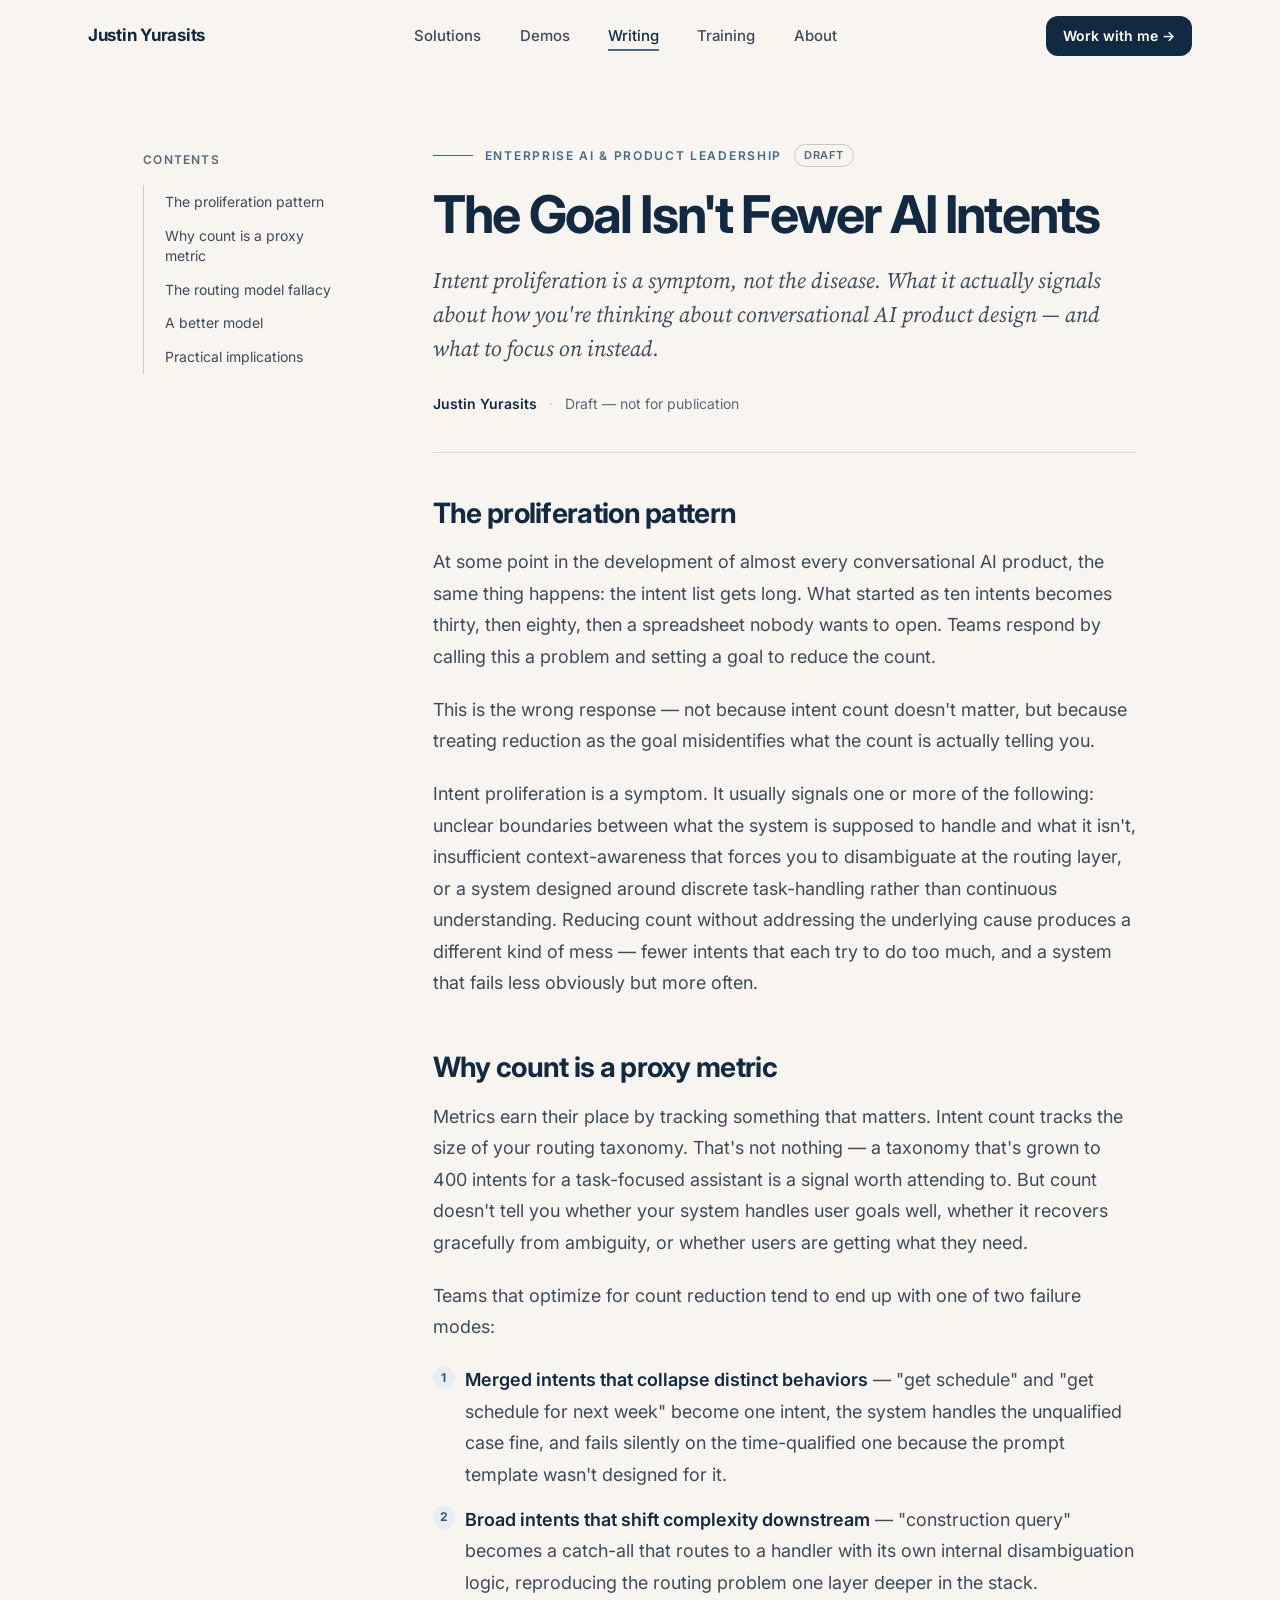
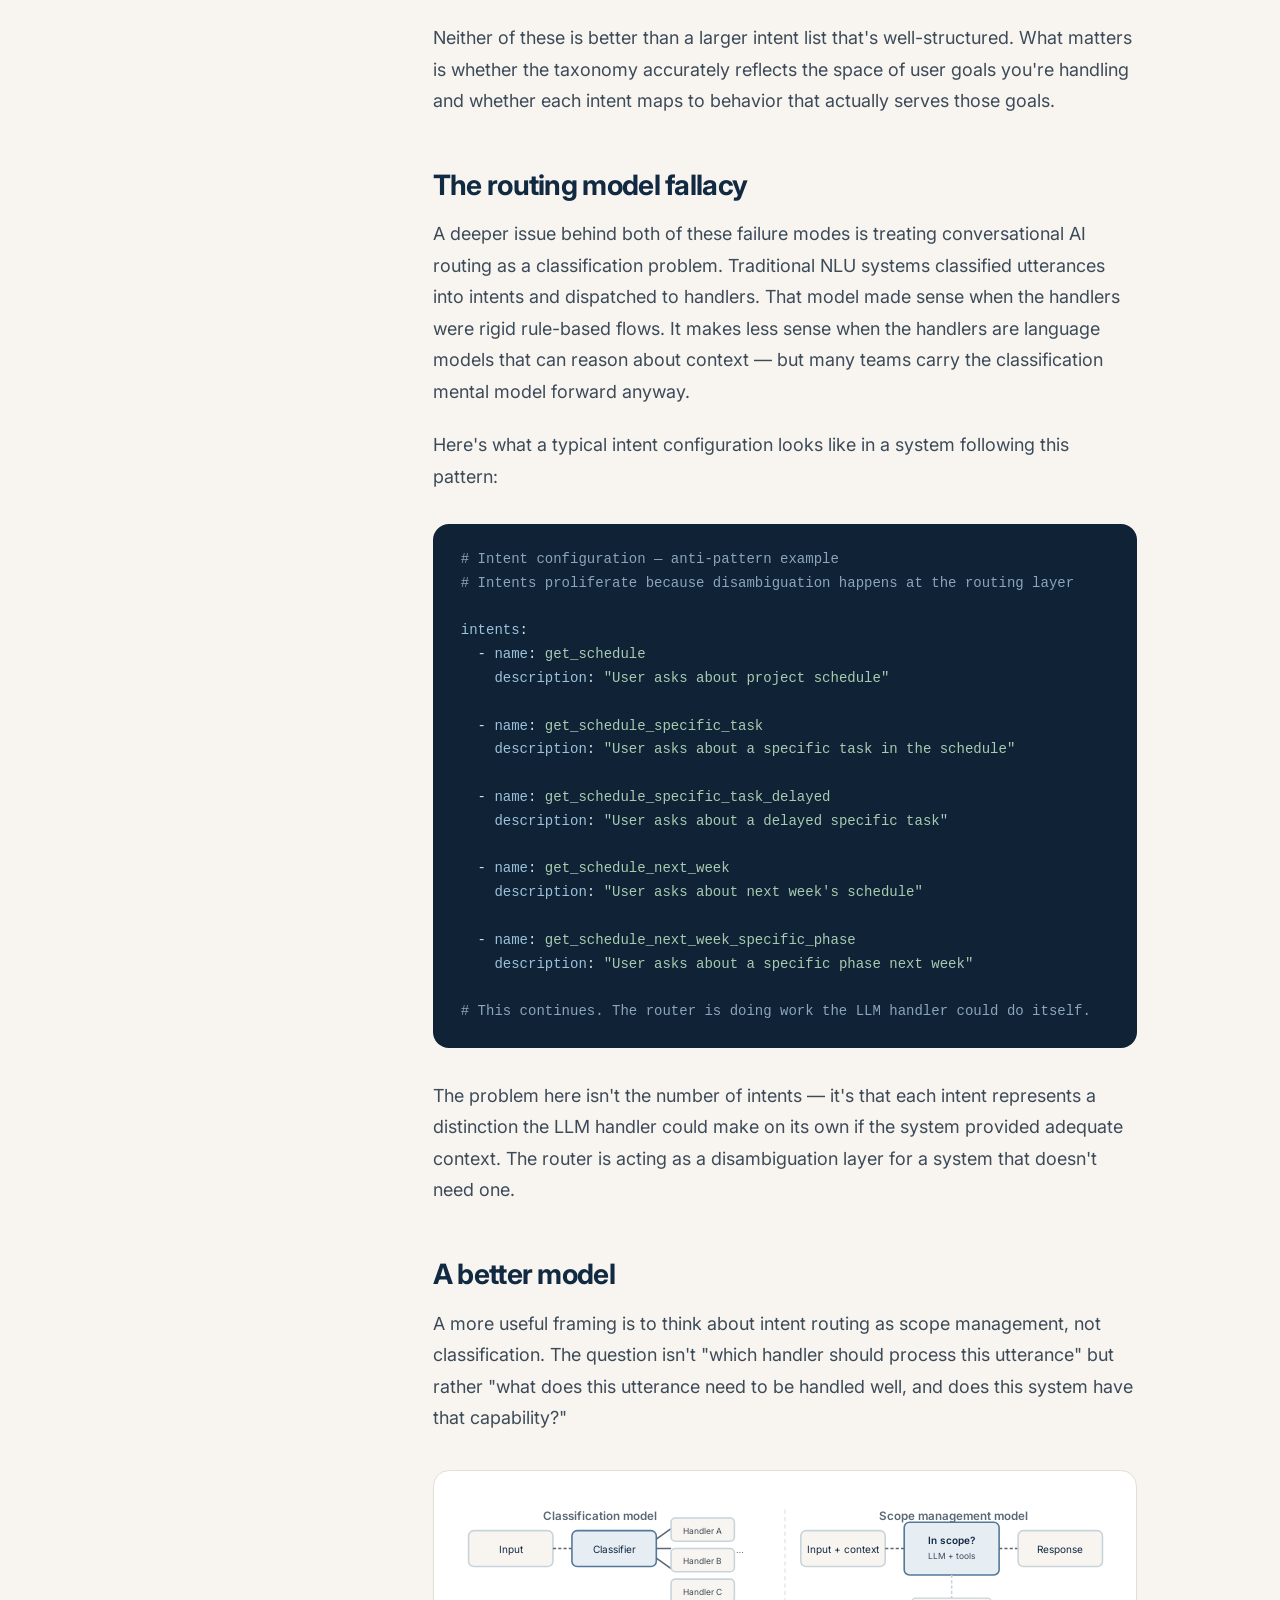
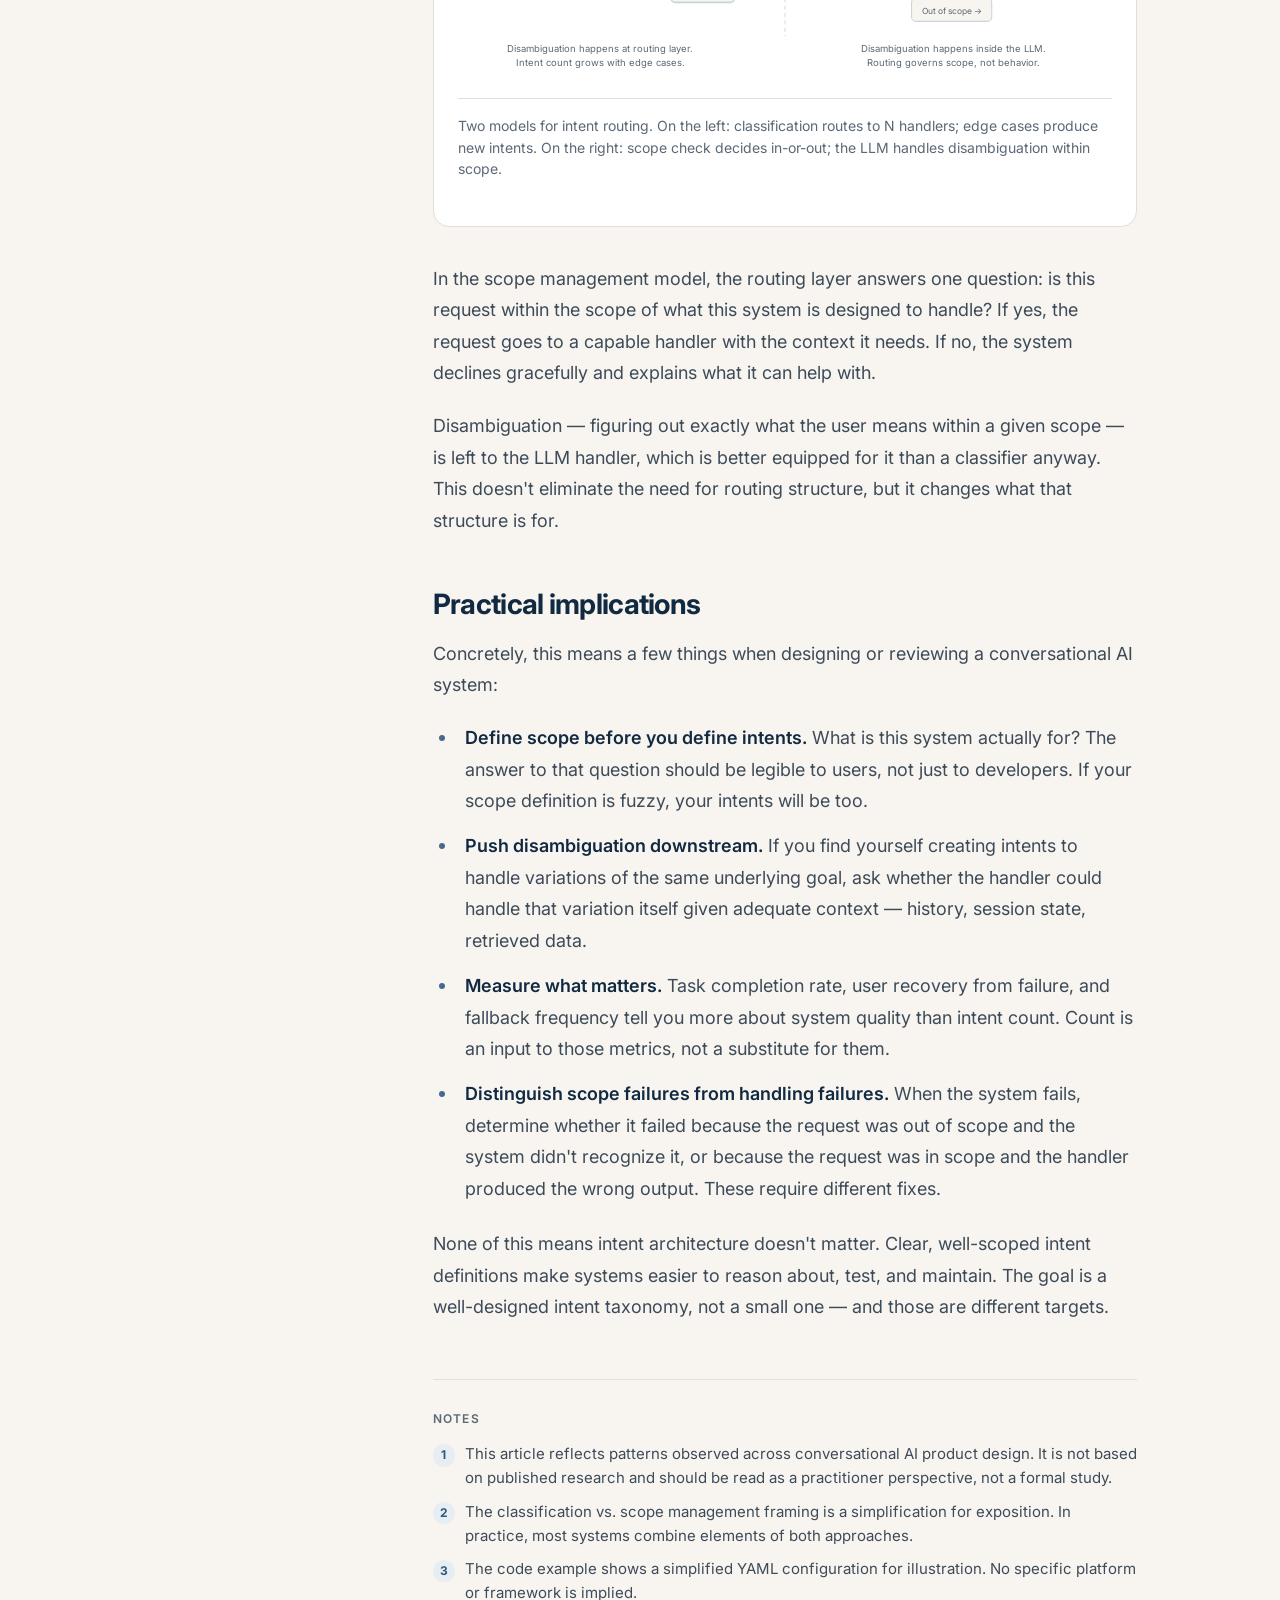
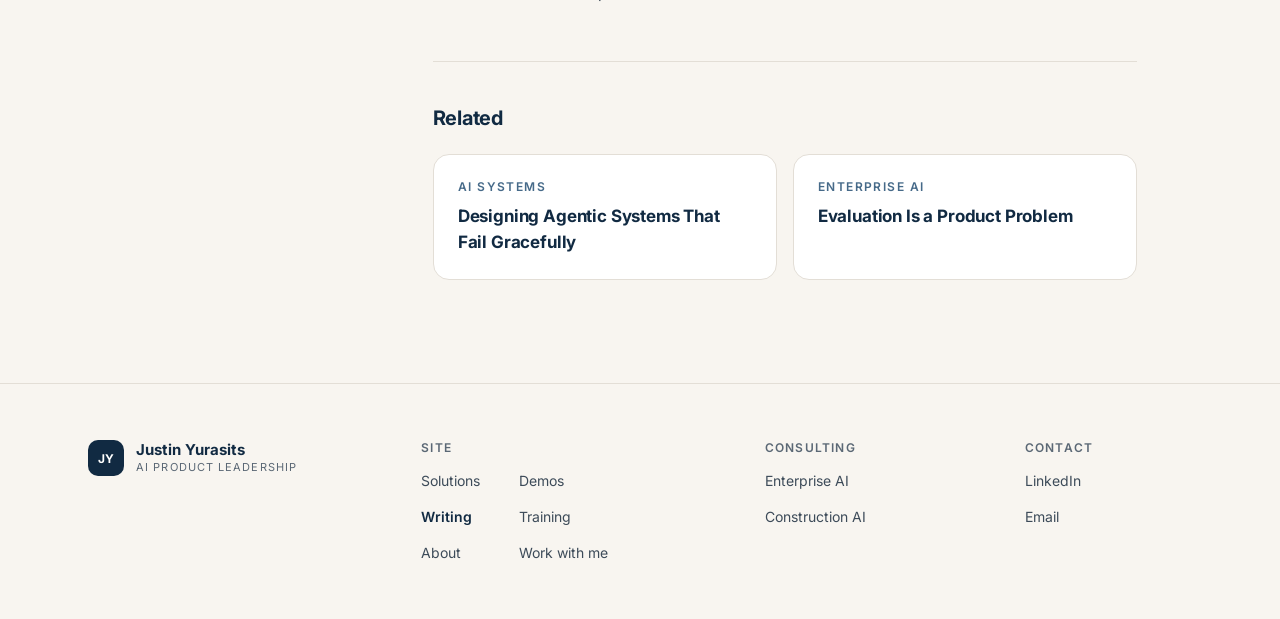
<file: brands/personal/reference/article.html>
<!DOCTYPE html>
<html lang="en">
<head>
  <meta charset="UTF-8">
  <meta name="viewport" content="width=device-width, initial-scale=1.0">
  <title>The Goal Isn't Fewer AI Intents — Justin Yurasits</title>
  <link rel="preconnect" href="https://fonts.googleapis.com">
  <link rel="preconnect" href="https://fonts.gstatic.com" crossorigin>
  <link href="https://fonts.googleapis.com/css2?family=Inter:wght@400;500;600;700&family=Source+Serif+4:ital,opsz,wght@1,8..60,400;1,8..60,600&display=swap" rel="stylesheet">
  <link rel="stylesheet" href="styles.css">
</head>
<body>

  <a class="skip-link" href="#main">Skip to content</a>

  <header class="site-header">
    <div class="container header-inner">
      <a href="index.html" class="brand">Justin Yurasits</a>
      <nav class="site-nav" aria-label="Main navigation">
        <ul>
          <li><a href="solutions.html">Solutions</a></li>
          <li><a href="demos.html">Demos</a></li>
          <li><a href="writing.html" aria-current="true">Writing</a></li>
          <li><a href="training.html">Training</a></li>
          <li><a href="about.html">About</a></li>
        </ul>
      </nav>
      <a href="work-with-me.html" class="btn btn-primary btn-sm">Work with me →</a>
      <button class="mobile-menu-btn" aria-label="Open menu" aria-expanded="false" aria-controls="mobile-menu">
        <span></span><span></span><span></span>
      </button>
    </div>
    <div class="mobile-menu" id="mobile-menu" aria-hidden="true">
      <ul>
        <li><a href="solutions.html">Solutions</a></li>
        <li><a href="demos.html">Demos</a></li>
        <li><a href="writing.html" aria-current="true">Writing</a></li>
        <li><a href="training.html">Training</a></li>
        <li><a href="about.html">About</a></li>
        <li><a href="work-with-me.html" class="mobile-cta">Work with me →</a></li>
      </ul>
    </div>
  </header>

  <main id="main">

  <div class="article-wrapper">
    <div class="container">
      <div class="article-page-layout">

        <!-- TOC sidebar (desktop only) -->
        <aside class="article-toc" aria-label="Table of contents">
          <p class="article-toc-label">Contents</p>
          <nav>
            <ol>
              <li><a href="#s1">The proliferation pattern</a></li>
              <li><a href="#s2">Why count is a proxy metric</a></li>
              <li><a href="#s3">The routing model fallacy</a></li>
              <li><a href="#s4">A better model</a></li>
              <li><a href="#s5">Practical implications</a></li>
            </ol>
          </nav>
        </aside>

        <!-- Article body -->
        <article>
          <header class="article-header">
            <div class="article-category">
              <p class="eyebrow"><span class="eyebrow-rule" aria-hidden="true"></span>Enterprise AI &amp; Product Leadership</p>
              <span class="status-pill">Draft</span>
            </div>
            <h1 class="article-h1">The Goal Isn't Fewer AI Intents</h1>
            <p class="article-deck">Intent proliferation is a symptom, not the disease. What it actually signals about how you're thinking about conversational AI product design — and what to focus on instead.</p>
            <div class="article-byline">
              <span class="article-byline-name">Justin Yurasits</span>
              <span class="article-byline-sep" aria-hidden="true">·</span>
              <span>Draft — not for publication</span>
            </div>
          </header>

          <div class="article-prose">

            <h2 id="s1">The proliferation pattern</h2>
            <p>At some point in the development of almost every conversational AI product, the same thing happens: the intent list gets long. What started as ten intents becomes thirty, then eighty, then a spreadsheet nobody wants to open. Teams respond by calling this a problem and setting a goal to reduce the count.</p>
            <p>This is the wrong response — not because intent count doesn't matter, but because treating reduction as the goal misidentifies what the count is actually telling you.</p>
            <p>Intent proliferation is a symptom. It usually signals one or more of the following: unclear boundaries between what the system is supposed to handle and what it isn't, insufficient context-awareness that forces you to disambiguate at the routing layer, or a system designed around discrete task-handling rather than continuous understanding. Reducing count without addressing the underlying cause produces a different kind of mess — fewer intents that each try to do too much, and a system that fails less obviously but more often.</p>

            <h2 id="s2">Why count is a proxy metric</h2>
            <p>Metrics earn their place by tracking something that matters. Intent count tracks the size of your routing taxonomy. That's not nothing — a taxonomy that's grown to 400 intents for a task-focused assistant is a signal worth attending to. But count doesn't tell you whether your system handles user goals well, whether it recovers gracefully from ambiguity, or whether users are getting what they need.</p>
            <p>Teams that optimize for count reduction tend to end up with one of two failure modes:</p>
            <ol>
              <li><strong>Merged intents that collapse distinct behaviors</strong> — "get schedule" and "get schedule for next week" become one intent, the system handles the unqualified case fine, and fails silently on the time-qualified one because the prompt template wasn't designed for it.</li>
              <li><strong>Broad intents that shift complexity downstream</strong> — "construction query" becomes a catch-all that routes to a handler with its own internal disambiguation logic, reproducing the routing problem one layer deeper in the stack.</li>
            </ol>
            <p>Neither of these is better than a larger intent list that's well-structured. What matters is whether the taxonomy accurately reflects the space of user goals you're handling and whether each intent maps to behavior that actually serves those goals.</p>

            <h2 id="s3">The routing model fallacy</h2>
            <p>A deeper issue behind both of these failure modes is treating conversational AI routing as a classification problem. Traditional NLU systems classified utterances into intents and dispatched to handlers. That model made sense when the handlers were rigid rule-based flows. It makes less sense when the handlers are language models that can reason about context — but many teams carry the classification mental model forward anyway.</p>
            <p>Here's what a typical intent configuration looks like in a system following this pattern:</p>

            <pre class="code-block" tabindex="0" role="region" aria-label="Example intent configuration showing anti-pattern"><code><span class="cc"># Intent configuration — anti-pattern example</span>
<span class="cc"># Intents proliferate because disambiguation happens at the routing layer</span>

<span class="ck">intents</span>:
  - <span class="ck">name</span>: <span class="cs">get_schedule</span>
    <span class="ck">description</span>: <span class="cs">"User asks about project schedule"</span>

  - <span class="ck">name</span>: <span class="cs">get_schedule_specific_task</span>
    <span class="ck">description</span>: <span class="cs">"User asks about a specific task in the schedule"</span>

  - <span class="ck">name</span>: <span class="cs">get_schedule_specific_task_delayed</span>
    <span class="ck">description</span>: <span class="cs">"User asks about a delayed specific task"</span>

  - <span class="ck">name</span>: <span class="cs">get_schedule_next_week</span>
    <span class="ck">description</span>: <span class="cs">"User asks about next week's schedule"</span>

  - <span class="ck">name</span>: <span class="cs">get_schedule_next_week_specific_phase</span>
    <span class="ck">description</span>: <span class="cs">"User asks about a specific phase next week"</span>
<span class="cc">
# This continues. The router is doing work the LLM handler could do itself.</span></code></pre>

            <p>The problem here isn't the number of intents — it's that each intent represents a distinction the LLM handler could make on its own if the system provided adequate context. The router is acting as a disambiguation layer for a system that doesn't need one.</p>

            <h2 id="s4">A better model</h2>
            <p>A more useful framing is to think about intent routing as scope management, not classification. The question isn't "which handler should process this utterance" but rather "what does this utterance need to be handled well, and does this system have that capability?"</p>

            <!-- Diagram -->
            <div class="article-diagram" role="img" aria-label="Two routing models compared: classification model versus scope management model">
              <div class="diagram-scroll">
              <svg viewBox="0 0 620 170" fill="none" xmlns="http://www.w3.org/2000/svg" width="100%" aria-hidden="true">
                <!-- Left: Classification model -->
                <text x="135" y="20" font-family="Inter, system-ui" font-size="11" fill="#5B6875" text-anchor="middle" font-weight="600">Classification model</text>
                <rect x="10" y="30" width="80" height="34" rx="5" fill="#F8F5F0" stroke="#C8D4DB" stroke-width="1.5"/>
                <text x="50" y="51" font-family="Inter, system-ui" font-size="9.5" fill="#112A42" text-anchor="middle">Input</text>
                <path d="M90 47h18" stroke="#5B6875" stroke-width="1.5" stroke-dasharray="3 2"/>
                <rect x="108" y="30" width="80" height="34" rx="5" fill="#E6EDF3" stroke="#54789A" stroke-width="1.5"/>
                <text x="148" y="51" font-family="Inter, system-ui" font-size="9.5" fill="#112A42" text-anchor="middle">Classifier</text>
                <path d="M188 38l14-10M188 47l14 0M188 56l14 10" stroke="#5B6875" stroke-width="1.5"/>
                <!-- Three handlers -->
                <rect x="202" y="18" width="60" height="22" rx="4" fill="#F8F5F0" stroke="#C8D4DB" stroke-width="1.5"/>
                <text x="232" y="33" font-family="Inter, system-ui" font-size="8" fill="#3D4B59" text-anchor="middle">Handler A</text>
                <rect x="202" y="47" width="60" height="22" rx="4" fill="#F8F5F0" stroke="#C8D4DB" stroke-width="1.5"/>
                <text x="232" y="62" font-family="Inter, system-ui" font-size="8" fill="#3D4B59" text-anchor="middle">Handler B</text>
                <rect x="202" y="76" width="60" height="22" rx="4" fill="#F8F5F0" stroke="#C8D4DB" stroke-width="1.5"/>
                <text x="232" y="91" font-family="Inter, system-ui" font-size="8" fill="#3D4B59" text-anchor="middle">Handler C</text>
                <text x="264" y="51" font-family="Inter, system-ui" font-size="8.5" fill="#5B6875">…</text>

                <!-- Divider -->
                <line x1="310" y1="10" x2="310" y2="130" stroke="#E3DED6" stroke-width="1" stroke-dasharray="4 3"/>

                <!-- Right: Scope management model -->
                <text x="470" y="20" font-family="Inter, system-ui" font-size="11" fill="#5B6875" text-anchor="middle" font-weight="600">Scope management model</text>
                <rect x="325" y="30" width="80" height="34" rx="5" fill="#F8F5F0" stroke="#C8D4DB" stroke-width="1.5"/>
                <text x="365" y="51" font-family="Inter, system-ui" font-size="9.5" fill="#112A42" text-anchor="middle">Input + context</text>
                <path d="M405 47h18" stroke="#5B6875" stroke-width="1.5" stroke-dasharray="3 2"/>
                <rect x="423" y="22" width="90" height="50" rx="5" fill="#E6EDF3" stroke="#54789A" stroke-width="1.5"/>
                <text x="468" y="43" font-family="Inter, system-ui" font-size="9.5" fill="#112A42" text-anchor="middle" font-weight="600">In scope?</text>
                <text x="468" y="57" font-family="Inter, system-ui" font-size="8" fill="#3D4B59" text-anchor="middle">LLM + tools</text>
                <path d="M513 47h18" stroke="#5B6875" stroke-width="1.5" stroke-dasharray="3 2"/>
                <rect x="531" y="30" width="80" height="34" rx="5" fill="#F8F5F0" stroke="#C8D4DB" stroke-width="1.5"/>
                <text x="571" y="51" font-family="Inter, system-ui" font-size="9.5" fill="#112A42" text-anchor="middle">Response</text>
                <!-- Out of scope arrow down -->
                <path d="M468 72v22" stroke="#C8D4DB" stroke-width="1.5" stroke-dasharray="3 2"/>
                <rect x="430" y="94" width="76" height="22" rx="4" fill="#F8F5F0" stroke="#C8D4DB" stroke-width="1"/>
                <text x="468" y="109" font-family="Inter, system-ui" font-size="8" fill="#5B6875" text-anchor="middle">Out of scope →</text>

                <!-- Labels -->
                <text x="135" y="145" font-family="Inter, system-ui" font-size="9" fill="#5B6875" text-anchor="middle">Disambiguation happens at routing layer.</text>
                <text x="135" y="158" font-family="Inter, system-ui" font-size="9" fill="#5B6875" text-anchor="middle">Intent count grows with edge cases.</text>
                <text x="470" y="145" font-family="Inter, system-ui" font-size="9" fill="#5B6875" text-anchor="middle">Disambiguation happens inside the LLM.</text>
                <text x="470" y="158" font-family="Inter, system-ui" font-size="9" fill="#5B6875" text-anchor="middle">Routing governs scope, not behavior.</text>
              </svg>
              </div>
              <p class="diagram-caption">Two models for intent routing. On the left: classification routes to N handlers; edge cases produce new intents. On the right: scope check decides in-or-out; the LLM handles disambiguation within scope.</p>
            </div>

            <p>In the scope management model, the routing layer answers one question: is this request within the scope of what this system is designed to handle? If yes, the request goes to a capable handler with the context it needs. If no, the system declines gracefully and explains what it can help with.</p>
            <p>Disambiguation — figuring out exactly what the user means within a given scope — is left to the LLM handler, which is better equipped for it than a classifier anyway. This doesn't eliminate the need for routing structure, but it changes what that structure is for.</p>

            <h2 id="s5">Practical implications</h2>
            <p>Concretely, this means a few things when designing or reviewing a conversational AI system:</p>
            <ul>
              <li><strong>Define scope before you define intents.</strong> What is this system actually for? The answer to that question should be legible to users, not just to developers. If your scope definition is fuzzy, your intents will be too.</li>
              <li><strong>Push disambiguation downstream.</strong> If you find yourself creating intents to handle variations of the same underlying goal, ask whether the handler could handle that variation itself given adequate context — history, session state, retrieved data.</li>
              <li><strong>Measure what matters.</strong> Task completion rate, user recovery from failure, and fallback frequency tell you more about system quality than intent count. Count is an input to those metrics, not a substitute for them.</li>
              <li><strong>Distinguish scope failures from handling failures.</strong> When the system fails, determine whether it failed because the request was out of scope and the system didn't recognize it, or because the request was in scope and the handler produced the wrong output. These require different fixes.</li>
            </ul>
            <p>None of this means intent architecture doesn't matter. Clear, well-scoped intent definitions make systems easier to reason about, test, and maintain. The goal is a well-designed intent taxonomy, not a small one — and those are different targets.</p>

            <div class="article-references">
              <h2>Notes</h2>
              <ol>
                <li>This article reflects patterns observed across conversational AI product design. It is not based on published research and should be read as a practitioner perspective, not a formal study.</li>
                <li>The classification vs. scope management framing is a simplification for exposition. In practice, most systems combine elements of both approaches.</li>
                <li>The code example shows a simplified YAML configuration for illustration. No specific platform or framework is implied.</li>
              </ol>
            </div>

          </div><!-- /article-prose -->

          <!-- Related content -->
          <div class="related-section">
            <h2>Related</h2>
            <div class="related-grid">
              <a href="writing.html" class="related-card">
                <p class="related-card-category">AI Systems</p>
                <span class="related-card-title">Designing Agentic Systems That Fail Gracefully</span>
              </a>
              <a href="writing.html" class="related-card">
                <p class="related-card-category">Enterprise AI</p>
                <span class="related-card-title">Evaluation Is a Product Problem</span>
              </a>
            </div>
          </div>

        </article>

      </div><!-- /article-page-layout -->
    </div><!-- /container -->
  </div>

  </main>

  <footer class="site-footer">
    <div class="container footer-grid">
      <div class="footer-brand-col">
        <a href="index.html" class="footer-brand" aria-label="Justin Yurasits — home">
          <span class="footer-logo" aria-hidden="true">JY</span>
          <span>
            <strong>Justin Yurasits</strong>
            <span>AI Product Leadership</span>
          </span>
        </a>
      </div>
      <nav class="footer-group footer-group-site" aria-labelledby="footer-site-heading">
        <h2 class="footer-heading" id="footer-site-heading">Site</h2>
        <ul class="footer-list footer-list-2col">
          <li><a href="solutions.html">Solutions</a></li>
          <li><a href="demos.html">Demos</a></li>
          <li><a href="writing.html" aria-current="true">Writing</a></li>
          <li><a href="training.html">Training</a></li>
          <li><a href="about.html">About</a></li>
          <li><a href="work-with-me.html">Work with me</a></li>
        </ul>
      </nav>
      <nav class="footer-group" aria-labelledby="footer-consulting-heading">
        <h2 class="footer-heading" id="footer-consulting-heading">Consulting</h2>
        <ul class="footer-list">
          <li><a href="work-with-me.html#enterprise">Enterprise AI</a></li>
          <li><a href="work-with-me.html#construction">Construction AI</a></li>
        </ul>
      </nav>
      <nav class="footer-group" aria-labelledby="footer-contact-heading">
        <h2 class="footer-heading" id="footer-contact-heading">Contact</h2>
        <ul class="footer-list">
          <li><a href="#" aria-label="LinkedIn (link placeholder)">LinkedIn</a></li>
          <li><a href="#" aria-label="Email (address placeholder)">Email</a></li>
        </ul>
      </nav>
    </div>
  </footer>

  <script src="main.js"></script>
</body>
</html>
</file>
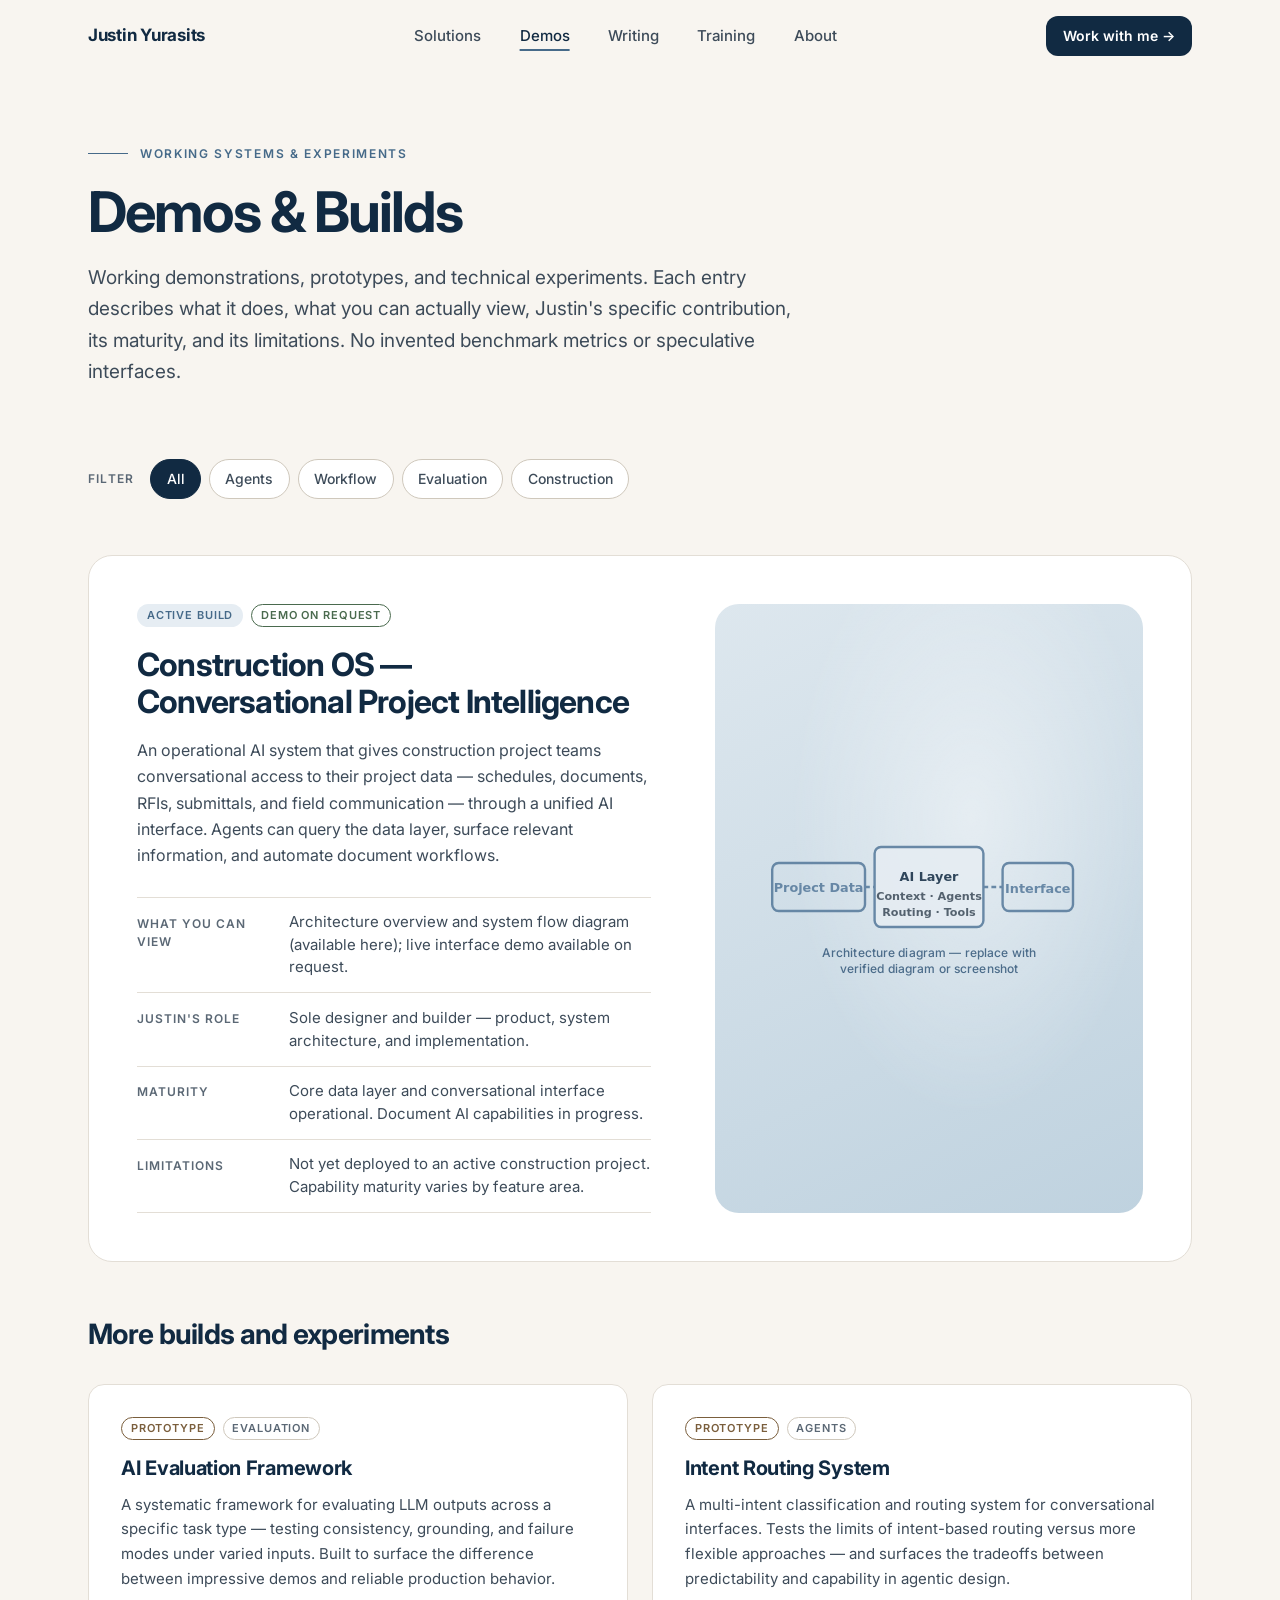
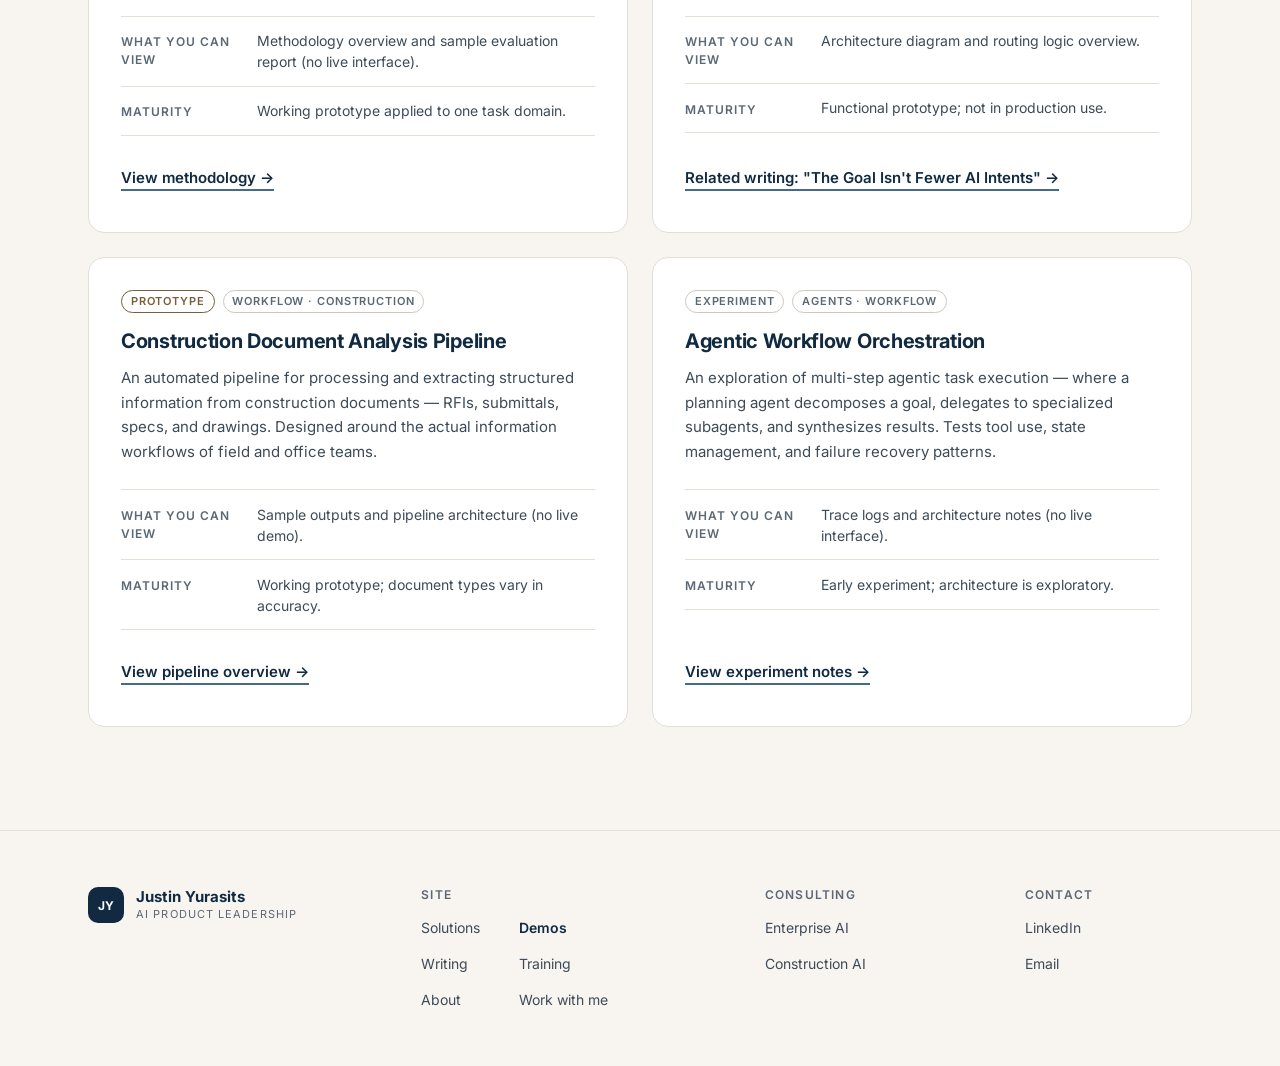
<file: brands/personal/reference/demos.html>
<!DOCTYPE html>
<html lang="en">
<head>
  <meta charset="UTF-8">
  <meta name="viewport" content="width=device-width, initial-scale=1.0">
  <title>Demos &amp; Builds — Justin Yurasits</title>
  <link rel="preconnect" href="https://fonts.googleapis.com">
  <link rel="preconnect" href="https://fonts.gstatic.com" crossorigin>
  <link href="https://fonts.googleapis.com/css2?family=Inter:wght@400;500;600;700&family=Source+Serif+4:ital,opsz,wght@1,8..60,400;1,8..60,600&display=swap" rel="stylesheet">
  <link rel="stylesheet" href="styles.css">
</head>
<body>

  <a class="skip-link" href="#main">Skip to content</a>

  <header class="site-header">
    <div class="container header-inner">
      <a href="index.html" class="brand">Justin Yurasits</a>
      <nav class="site-nav" aria-label="Main navigation">
        <ul>
          <li><a href="solutions.html">Solutions</a></li>
          <li><a href="demos.html" aria-current="page">Demos</a></li>
          <li><a href="writing.html">Writing</a></li>
          <li><a href="training.html">Training</a></li>
          <li><a href="about.html">About</a></li>
        </ul>
      </nav>
      <a href="work-with-me.html" class="btn btn-primary btn-sm">Work with me →</a>
      <button class="mobile-menu-btn" aria-label="Open menu" aria-expanded="false" aria-controls="mobile-menu">
        <span></span><span></span><span></span>
      </button>
    </div>
    <div class="mobile-menu" id="mobile-menu" aria-hidden="true">
      <ul>
        <li><a href="solutions.html">Solutions</a></li>
        <li><a href="demos.html" aria-current="page">Demos</a></li>
        <li><a href="writing.html">Writing</a></li>
        <li><a href="training.html">Training</a></li>
        <li><a href="about.html">About</a></li>
        <li><a href="work-with-me.html" class="mobile-cta">Work with me →</a></li>
      </ul>
    </div>
  </header>

  <main id="main">

  <div class="page-intro">
    <div class="container">
      <p class="eyebrow"><span class="eyebrow-rule" aria-hidden="true"></span> Working Systems &amp; Experiments</p>
      <h1>Demos &amp; Builds</h1>
      <p class="lead">Working demonstrations, prototypes, and technical experiments. Each entry describes what it does, what you can actually view, Justin's specific contribution, its maturity, and its limitations. No invented benchmark metrics or speculative interfaces.</p>
    </div>
  </div>

  <div class="container">
    <div class="demos-layout">

      <!-- Filter chips -->
      <div class="filter-row" role="group" aria-label="Filter demos by type" data-filter-group="demos">
        <span class="filter-label" aria-hidden="true">Filter</span>
        <button type="button" class="chip" data-filter="all" aria-pressed="true">All</button>
        <button type="button" class="chip" data-filter="agents" aria-pressed="false">Agents</button>
        <button type="button" class="chip" data-filter="workflow" aria-pressed="false">Workflow</button>
        <button type="button" class="chip" data-filter="evaluation" aria-pressed="false">Evaluation</button>
        <button type="button" class="chip" data-filter="construction" aria-pressed="false">Construction</button>
        <p class="sr-only" aria-live="polite" data-filter-status></p>
      </div>

      <!-- Featured demo -->
      <section aria-labelledby="cos-demo-heading" data-filter-item="demos" data-tags="construction agents">
        <div class="demo-feature">
          <div>
            <div class="demo-badges">
              <span class="badge badge-build">Active Build</span>
              <span class="badge badge-request">Demo on Request</span>
            </div>
            <h2 class="demo-title" id="cos-demo-heading">Construction OS — Conversational Project Intelligence</h2>
            <p class="demo-desc">An operational AI system that gives construction project teams conversational access to their project data — schedules, documents, RFIs, submittals, and field communication — through a unified AI interface. Agents can query the data layer, surface relevant information, and automate document workflows.</p>
            <dl class="demo-dl">
              <dt>What you can view</dt>
              <dd>Architecture overview and system flow diagram (available here); live interface demo available on request.</dd>
              <dt>Justin's role</dt>
              <dd>Sole designer and builder — product, system architecture, and implementation.</dd>
              <dt>Maturity</dt>
              <dd>Core data layer and conversational interface operational. Document AI capabilities in progress.</dd>
              <dt>Limitations</dt>
              <dd>Not yet deployed to an active construction project. Capability maturity varies by feature area.</dd>
            </dl>
          </div>
          <div class="demo-visual" role="img" aria-label="Construction OS architecture diagram — placeholder">
            <svg width="200" height="60" viewBox="0 40 200 60" fill="none" aria-hidden="true" class="demo-visual-icon">
              <!-- Simplified architecture flow -->
              <rect x="2" y="55" width="58" height="30" rx="4" stroke="#54789A" stroke-width="1.5"/>
              <text x="31" y="73" font-family="system-ui" font-size="8" fill="#54789A" text-anchor="middle">Project Data</text>
              <path d="M60 70h6" stroke="#54789A" stroke-width="1.5" stroke-dasharray="3 2"/>
              <rect x="66" y="45" width="68" height="50" rx="4" stroke="#54789A" stroke-width="1.5" fill="#E6EDF3"/>
              <text x="100" y="66" font-family="system-ui" font-size="8" fill="#112A42" text-anchor="middle" font-weight="600">AI Layer</text>
              <text x="100" y="78" font-family="system-ui" font-size="7" fill="#3D4B59" text-anchor="middle">Context · Agents</text>
              <text x="100" y="88" font-family="system-ui" font-size="7" fill="#3D4B59" text-anchor="middle">Routing · Tools</text>
              <path d="M134 70h12" stroke="#54789A" stroke-width="1.5" stroke-dasharray="3 2"/>
              <rect x="146" y="55" width="44" height="30" rx="4" stroke="#54789A" stroke-width="1.5"/>
              <text x="168" y="74" font-family="system-ui" font-size="8" fill="#54789A" text-anchor="middle">Interface</text>
            </svg>
            <span class="demo-visual-label">Architecture diagram — replace with verified diagram or screenshot</span>
          </div>
        </div>
      </section>

      <!-- More demos -->
      <section aria-labelledby="more-demos-heading" data-filter-section="demos">
        <div class="section-header">
          <h2 id="more-demos-heading">More builds and experiments</h2>
        </div>
        <div class="demos-grid">

          <article class="demo-card" data-filter-item="demos" data-tags="evaluation">
            <div class="demo-badges">
              <span class="badge badge-proto">Prototype</span>
              <span class="badge badge-tag">Evaluation</span>
            </div>
            <h3 class="demo-card-title">AI Evaluation Framework</h3>
            <p class="demo-card-desc">A systematic framework for evaluating LLM outputs across a specific task type — testing consistency, grounding, and failure modes under varied inputs. Built to surface the difference between impressive demos and reliable production behavior.</p>
            <dl class="demo-dl">
              <dt>What you can view</dt>
              <dd>Methodology overview and sample evaluation report (no live interface).</dd>
              <dt>Maturity</dt>
              <dd>Working prototype applied to one task domain.</dd>
            </dl>
            <a href="#" class="demo-card-link" aria-label="View AI Evaluation Framework (placeholder link)">View methodology →</a>
          </article>

          <article class="demo-card" data-filter-item="demos" data-tags="agents">
            <div class="demo-badges">
              <span class="badge badge-proto">Prototype</span>
              <span class="badge badge-tag">Agents</span>
            </div>
            <h3 class="demo-card-title">Intent Routing System</h3>
            <p class="demo-card-desc">A multi-intent classification and routing system for conversational interfaces. Tests the limits of intent-based routing versus more flexible approaches — and surfaces the tradeoffs between predictability and capability in agentic design.</p>
            <dl class="demo-dl">
              <dt>What you can view</dt>
              <dd>Architecture diagram and routing logic overview.</dd>
              <dt>Maturity</dt>
              <dd>Functional prototype; not in production use.</dd>
            </dl>
            <a href="article.html" class="demo-card-link">Related writing: "The Goal Isn't Fewer AI Intents" →</a>
          </article>

          <article class="demo-card" data-filter-item="demos" data-tags="workflow construction">
            <div class="demo-badges">
              <span class="badge badge-proto">Prototype</span>
              <span class="badge badge-tag">Workflow · Construction</span>
            </div>
            <h3 class="demo-card-title">Construction Document Analysis Pipeline</h3>
            <p class="demo-card-desc">An automated pipeline for processing and extracting structured information from construction documents — RFIs, submittals, specs, and drawings. Designed around the actual information workflows of field and office teams.</p>
            <dl class="demo-dl">
              <dt>What you can view</dt>
              <dd>Sample outputs and pipeline architecture (no live demo).</dd>
              <dt>Maturity</dt>
              <dd>Working prototype; document types vary in accuracy.</dd>
            </dl>
            <a href="#" class="demo-card-link" aria-label="View document analysis pipeline (placeholder)">View pipeline overview →</a>
          </article>

          <article class="demo-card" data-filter-item="demos" data-tags="agents workflow">
            <div class="demo-badges">
              <span class="badge badge-draft">Experiment</span>
              <span class="badge badge-tag">Agents · Workflow</span>
            </div>
            <h3 class="demo-card-title">Agentic Workflow Orchestration</h3>
            <p class="demo-card-desc">An exploration of multi-step agentic task execution — where a planning agent decomposes a goal, delegates to specialized subagents, and synthesizes results. Tests tool use, state management, and failure recovery patterns.</p>
            <dl class="demo-dl">
              <dt>What you can view</dt>
              <dd>Trace logs and architecture notes (no live interface).</dd>
              <dt>Maturity</dt>
              <dd>Early experiment; architecture is exploratory.</dd>
            </dl>
            <a href="#" class="demo-card-link" aria-label="View workflow orchestration experiment (placeholder)">View experiment notes →</a>
          </article>

        </div>
      </section>

    </div>
  </div>

  </main>

  <footer class="site-footer">
    <div class="container footer-grid">
      <div class="footer-brand-col">
        <a href="index.html" class="footer-brand" aria-label="Justin Yurasits — home">
          <span class="footer-logo" aria-hidden="true">JY</span>
          <span>
            <strong>Justin Yurasits</strong>
            <span>AI Product Leadership</span>
          </span>
        </a>
      </div>
      <nav class="footer-group footer-group-site" aria-labelledby="footer-site-heading">
        <h2 class="footer-heading" id="footer-site-heading">Site</h2>
        <ul class="footer-list footer-list-2col">
          <li><a href="solutions.html">Solutions</a></li>
          <li><a href="demos.html" aria-current="page">Demos</a></li>
          <li><a href="writing.html">Writing</a></li>
          <li><a href="training.html">Training</a></li>
          <li><a href="about.html">About</a></li>
          <li><a href="work-with-me.html">Work with me</a></li>
        </ul>
      </nav>
      <nav class="footer-group" aria-labelledby="footer-consulting-heading">
        <h2 class="footer-heading" id="footer-consulting-heading">Consulting</h2>
        <ul class="footer-list">
          <li><a href="work-with-me.html#enterprise">Enterprise AI</a></li>
          <li><a href="work-with-me.html#construction">Construction AI</a></li>
        </ul>
      </nav>
      <nav class="footer-group" aria-labelledby="footer-contact-heading">
        <h2 class="footer-heading" id="footer-contact-heading">Contact</h2>
        <ul class="footer-list">
          <li><a href="#" aria-label="LinkedIn (link placeholder)">LinkedIn</a></li>
          <li><a href="#" aria-label="Email (address placeholder)">Email</a></li>
        </ul>
      </nav>
    </div>
  </footer>

  <script src="main.js"></script>
</body>
</html>
</file>
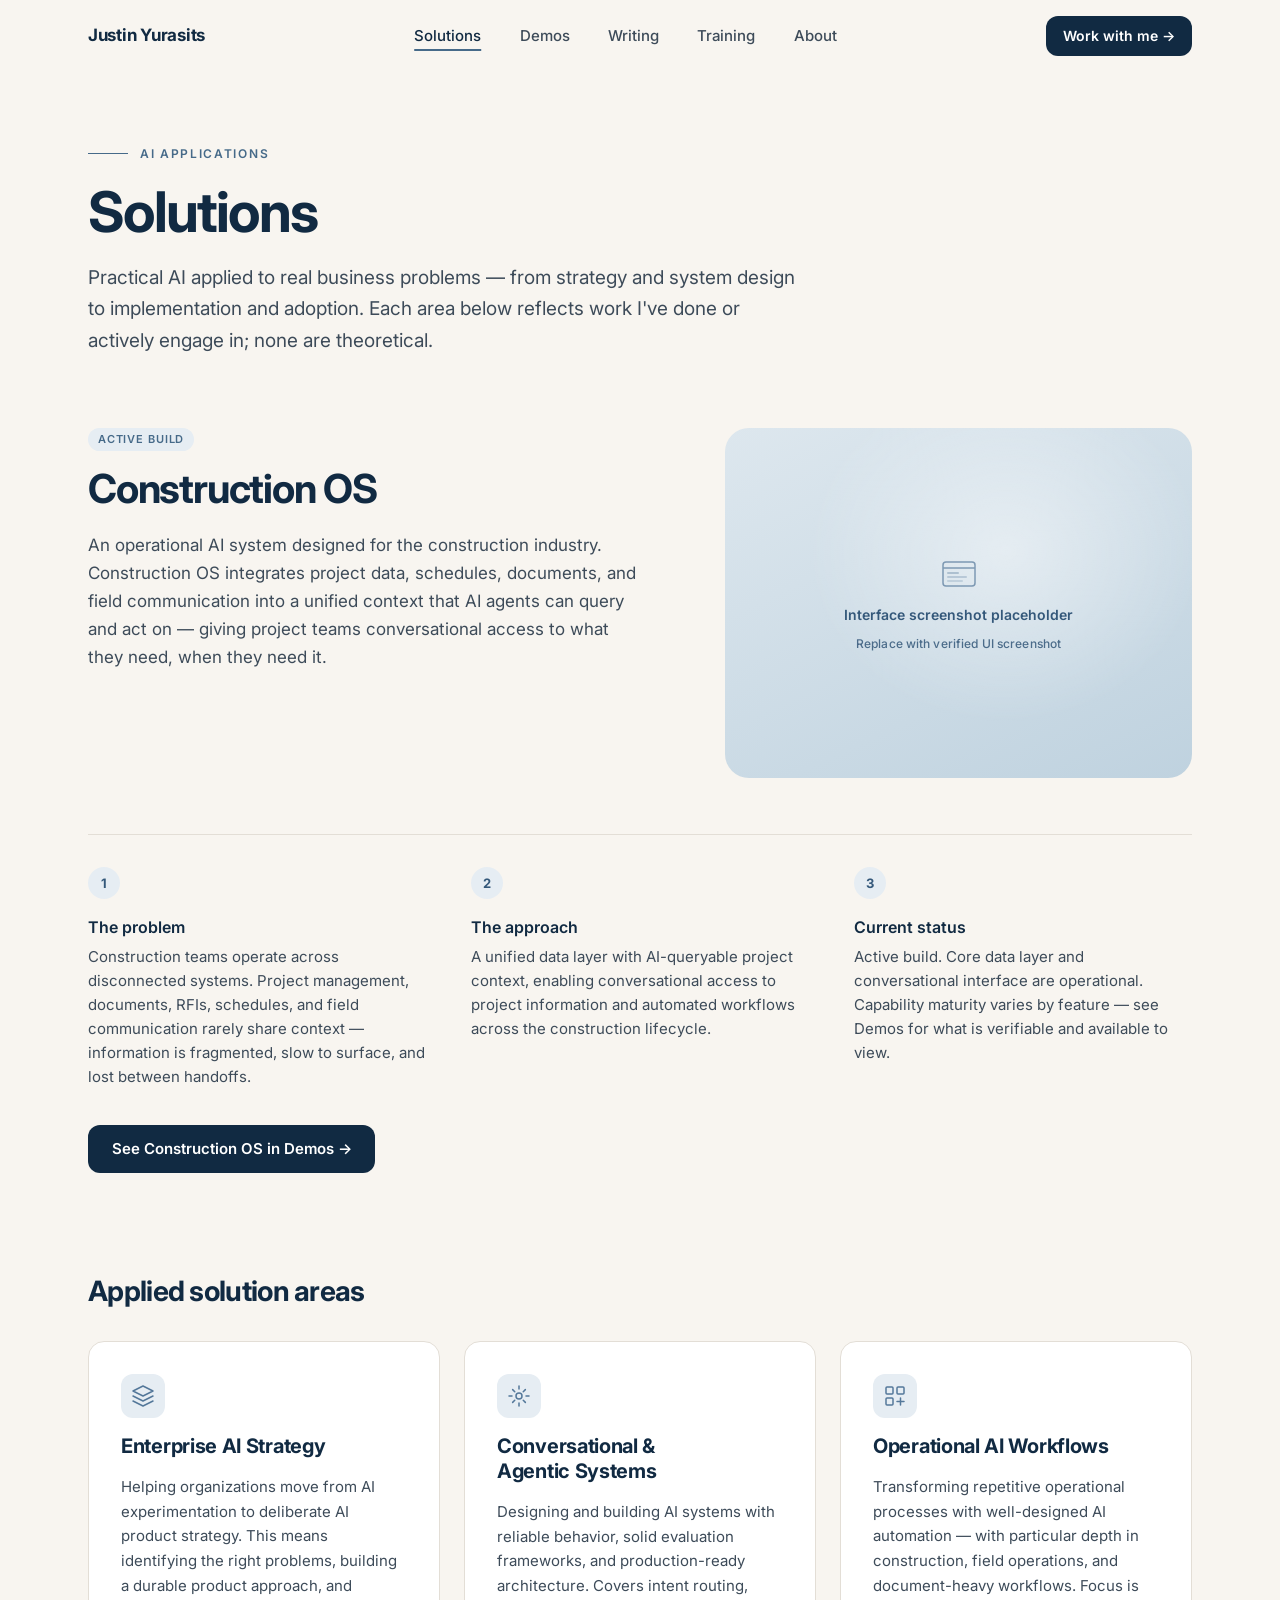
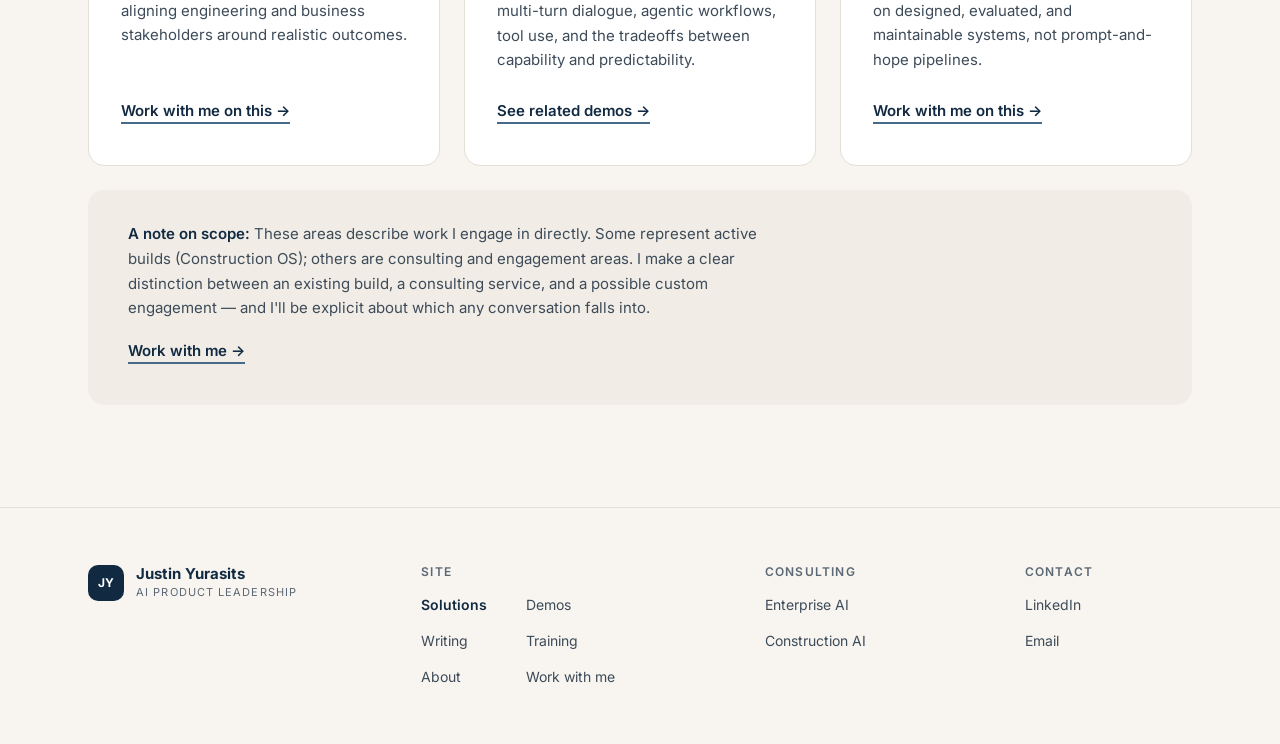
<file: brands/personal/reference/solutions.html>
<!DOCTYPE html>
<html lang="en">
<head>
  <meta charset="UTF-8">
  <meta name="viewport" content="width=device-width, initial-scale=1.0">
  <title>Solutions — Justin Yurasits</title>
  <link rel="preconnect" href="https://fonts.googleapis.com">
  <link rel="preconnect" href="https://fonts.gstatic.com" crossorigin>
  <link href="https://fonts.googleapis.com/css2?family=Inter:wght@400;500;600;700&family=Source+Serif+4:ital,opsz,wght@1,8..60,400;1,8..60,600&display=swap" rel="stylesheet">
  <link rel="stylesheet" href="styles.css">
</head>
<body>

  <a class="skip-link" href="#main">Skip to content</a>

  <header class="site-header">
    <div class="container header-inner">
      <a href="index.html" class="brand">Justin Yurasits</a>
      <nav class="site-nav" aria-label="Main navigation">
        <ul>
          <li><a href="solutions.html" aria-current="page">Solutions</a></li>
          <li><a href="demos.html">Demos</a></li>
          <li><a href="writing.html">Writing</a></li>
          <li><a href="training.html">Training</a></li>
          <li><a href="about.html">About</a></li>
        </ul>
      </nav>
      <a href="work-with-me.html" class="btn btn-primary btn-sm">Work with me →</a>
      <button class="mobile-menu-btn" aria-label="Open menu" aria-expanded="false" aria-controls="mobile-menu">
        <span></span><span></span><span></span>
      </button>
    </div>
    <div class="mobile-menu" id="mobile-menu" aria-hidden="true">
      <ul>
        <li><a href="solutions.html" aria-current="page">Solutions</a></li>
        <li><a href="demos.html">Demos</a></li>
        <li><a href="writing.html">Writing</a></li>
        <li><a href="training.html">Training</a></li>
        <li><a href="about.html">About</a></li>
        <li><a href="work-with-me.html" class="mobile-cta">Work with me →</a></li>
      </ul>
    </div>
  </header>

  <main id="main">

  <div class="page-intro">
    <div class="container">
      <p class="eyebrow"><span class="eyebrow-rule" aria-hidden="true"></span> AI Applications</p>
      <h1>Solutions</h1>
      <p class="lead">Practical AI applied to real business problems — from strategy and system design to implementation and adoption. Each area below reflects work I've done or actively engage in; none are theoretical.</p>
    </div>
  </div>

  <div class="container">
    <div class="solutions-layout">

      <!-- Construction OS flagship -->
      <section aria-labelledby="cos-heading">
        <div class="feature-block">
          <div class="feature-text">
            <div class="feature-meta">
              <span class="badge badge-build">Active Build</span>
              <h2 id="cos-heading">Construction OS</h2>
            </div>
            <p class="feature-desc">An operational AI system designed for the construction industry. Construction OS integrates project data, schedules, documents, and field communication into a unified context that AI agents can query and act on — giving project teams conversational access to what they need, when they need it.</p>

            <div class="flow-list" aria-label="Problem, approach, and status">
              <div class="flow-item">
                <div class="flow-step" aria-label="Step 1">1</div>
                <div>
                  <strong>The problem</strong>
                  <p>Construction teams operate across disconnected systems. Project management, documents, RFIs, schedules, and field communication rarely share context — information is fragmented, slow to surface, and lost between handoffs.</p>
                </div>
              </div>
              <div class="flow-item">
                <div class="flow-step" aria-label="Step 2">2</div>
                <div>
                  <strong>The approach</strong>
                  <p>A unified data layer with AI-queryable project context, enabling conversational access to project information and automated workflows across the construction lifecycle.</p>
                </div>
              </div>
              <div class="flow-item">
                <div class="flow-step" aria-label="Step 3">3</div>
                <div>
                  <strong>Current status</strong>
                  <p>Active build. Core data layer and conversational interface are operational. Capability maturity varies by feature — see Demos for what is verifiable and available to view.</p>
                </div>
              </div>
            </div>

            <a href="demos.html" class="btn btn-primary">See Construction OS in Demos →</a>
          </div>

          <div class="feature-screenshot" role="img" aria-label="Construction OS interface — screenshot placeholder">
            <svg width="40" height="40" viewBox="0 0 40 40" fill="none" aria-hidden="true">
              <rect x="4" y="8" width="32" height="24" rx="3" stroke="#54789A" stroke-width="1.5"/>
              <path d="M4 14h32" stroke="#54789A" stroke-width="1.5"/>
              <rect x="8" y="18" width="12" height="2" rx="1" fill="#54789A" opacity="0.5"/>
              <rect x="8" y="22" width="20" height="2" rx="1" fill="#54789A" opacity="0.4"/>
              <rect x="8" y="26" width="16" height="2" rx="1" fill="#54789A" opacity="0.3"/>
            </svg>
            <span>Interface screenshot placeholder</span>
            <span class="feature-screenshot-label">Replace with verified UI screenshot</span>
          </div>
        </div>
      </section>

      <!-- Applied solution areas -->
      <section aria-labelledby="areas-heading">
        <div class="section-header">
          <h2 id="areas-heading">Applied solution areas</h2>
        </div>
        <div class="solution-areas">

          <div class="solution-card">
            <span class="solution-card-icon" aria-hidden="true">
              <svg width="24" height="24" viewBox="0 0 24 24" fill="none">
                <path d="M12 2L2 7l10 5 10-5-10-5z" stroke="#54789A" stroke-width="1.5" fill="none" stroke-linecap="round" stroke-linejoin="round"/>
                <path d="M2 17l10 5 10-5" stroke="#54789A" stroke-width="1.5" fill="none" stroke-linecap="round" stroke-linejoin="round"/>
                <path d="M2 12l10 5 10-5" stroke="#54789A" stroke-width="1.5" fill="none" stroke-linecap="round" stroke-linejoin="round"/>
              </svg>
            </span>
            <h3>Enterprise AI Strategy</h3>
            <p>Helping organizations move from AI experimentation to deliberate AI product strategy. This means identifying the right problems, building a durable product approach, and aligning engineering and business stakeholders around realistic outcomes.</p>
            <a href="work-with-me.html" class="solution-card-link">Work with me on this →</a>
          </div>

          <div class="solution-card">
            <span class="solution-card-icon" aria-hidden="true">
              <svg width="24" height="24" viewBox="0 0 24 24" fill="none">
                <circle cx="12" cy="12" r="3" stroke="#54789A" stroke-width="1.5"/>
                <path d="M12 2v3M12 19v3M2 12h3M19 12h3" stroke="#54789A" stroke-width="1.5" stroke-linecap="round"/>
                <path d="M5.64 5.64l2.12 2.12M16.24 16.24l2.12 2.12M5.64 18.36l2.12-2.12M16.24 7.76l2.12-2.12" stroke="#54789A" stroke-width="1.5" stroke-linecap="round"/>
              </svg>
            </span>
            <h3>Conversational &amp; Agentic Systems</h3>
            <p>Designing and building AI systems with reliable behavior, solid evaluation frameworks, and production-ready architecture. Covers intent routing, multi-turn dialogue, agentic workflows, tool use, and the tradeoffs between capability and predictability.</p>
            <a href="demos.html" class="solution-card-link">See related demos →</a>
          </div>

          <div class="solution-card">
            <span class="solution-card-icon" aria-hidden="true">
              <svg width="24" height="24" viewBox="0 0 24 24" fill="none">
                <rect x="3" y="3" width="7" height="7" rx="1" stroke="#54789A" stroke-width="1.5"/>
                <rect x="14" y="3" width="7" height="7" rx="1" stroke="#54789A" stroke-width="1.5"/>
                <rect x="3" y="14" width="7" height="7" rx="1" stroke="#54789A" stroke-width="1.5"/>
                <path d="M17.5 14v7M14 17.5h7" stroke="#54789A" stroke-width="1.5" stroke-linecap="round"/>
              </svg>
            </span>
            <h3>Operational AI Workflows</h3>
            <p>Transforming repetitive operational processes with well-designed AI automation — with particular depth in construction, field operations, and document-heavy workflows. Focus is on designed, evaluated, and maintainable systems, not prompt-and-hope pipelines.</p>
            <a href="work-with-me.html" class="solution-card-link">Work with me on this →</a>
          </div>

        </div>

        <!-- Consulting note -->
        <div class="note-panel scope-note">
          <p><strong>A note on scope:</strong> These areas describe work I engage in directly. Some represent active builds (Construction OS); others are consulting and engagement areas. I make a clear distinction between an existing build, a consulting service, and a possible custom engagement — and I'll be explicit about which any conversation falls into.</p>
          <a href="work-with-me.html" class="text-link">Work with me →</a>
        </div>
      </section>

    </div>
  </div>

  </main>

  <footer class="site-footer">
    <div class="container footer-grid">
      <div class="footer-brand-col">
        <a href="index.html" class="footer-brand" aria-label="Justin Yurasits — home">
          <span class="footer-logo" aria-hidden="true">JY</span>
          <span>
            <strong>Justin Yurasits</strong>
            <span>AI Product Leadership</span>
          </span>
        </a>
      </div>
      <nav class="footer-group footer-group-site" aria-labelledby="footer-site-heading">
        <h2 class="footer-heading" id="footer-site-heading">Site</h2>
        <ul class="footer-list footer-list-2col">
          <li><a href="solutions.html" aria-current="page">Solutions</a></li>
          <li><a href="demos.html">Demos</a></li>
          <li><a href="writing.html">Writing</a></li>
          <li><a href="training.html">Training</a></li>
          <li><a href="about.html">About</a></li>
          <li><a href="work-with-me.html">Work with me</a></li>
        </ul>
      </nav>
      <nav class="footer-group" aria-labelledby="footer-consulting-heading">
        <h2 class="footer-heading" id="footer-consulting-heading">Consulting</h2>
        <ul class="footer-list">
          <li><a href="work-with-me.html#enterprise">Enterprise AI</a></li>
          <li><a href="work-with-me.html#construction">Construction AI</a></li>
        </ul>
      </nav>
      <nav class="footer-group" aria-labelledby="footer-contact-heading">
        <h2 class="footer-heading" id="footer-contact-heading">Contact</h2>
        <ul class="footer-list">
          <li><a href="#" aria-label="LinkedIn (link placeholder)">LinkedIn</a></li>
          <li><a href="#" aria-label="Email (address placeholder)">Email</a></li>
        </ul>
      </nav>
    </div>
  </footer>

  <script src="main.js"></script>
</body>
</html>
</file>
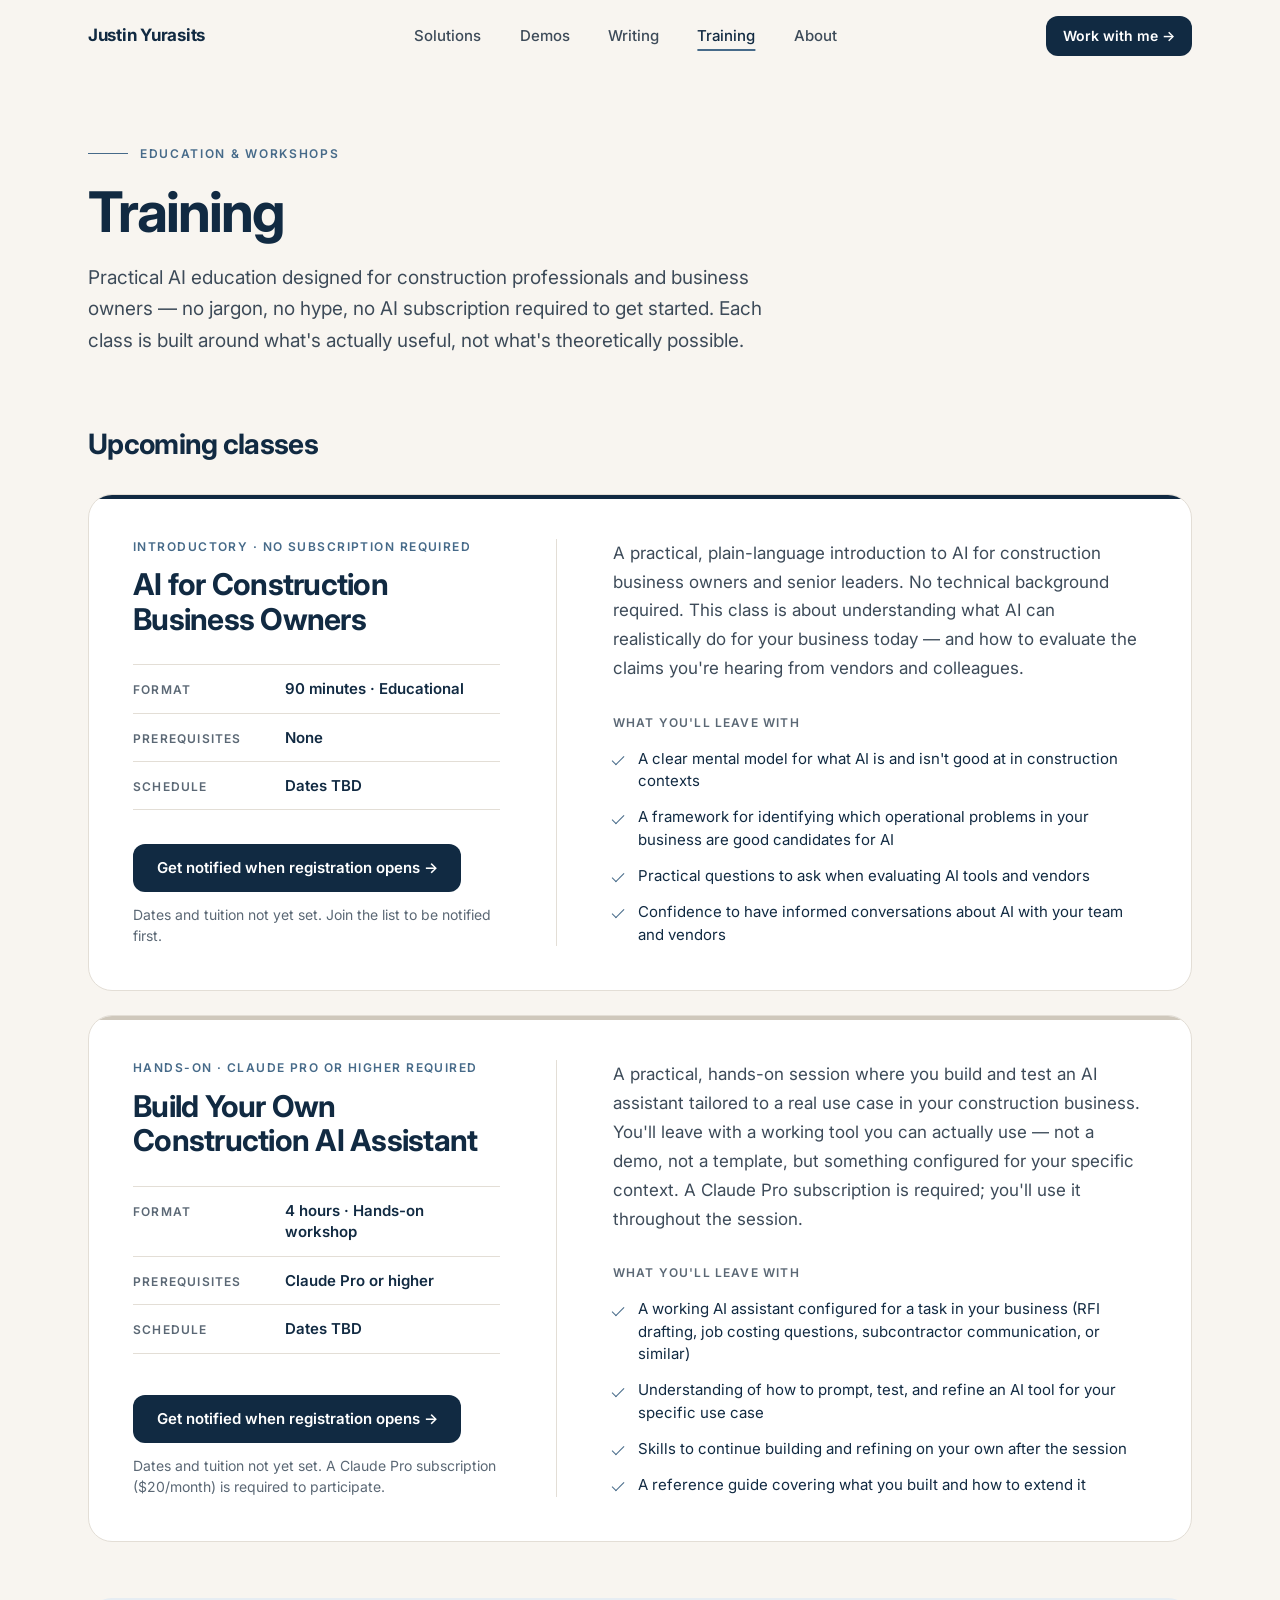
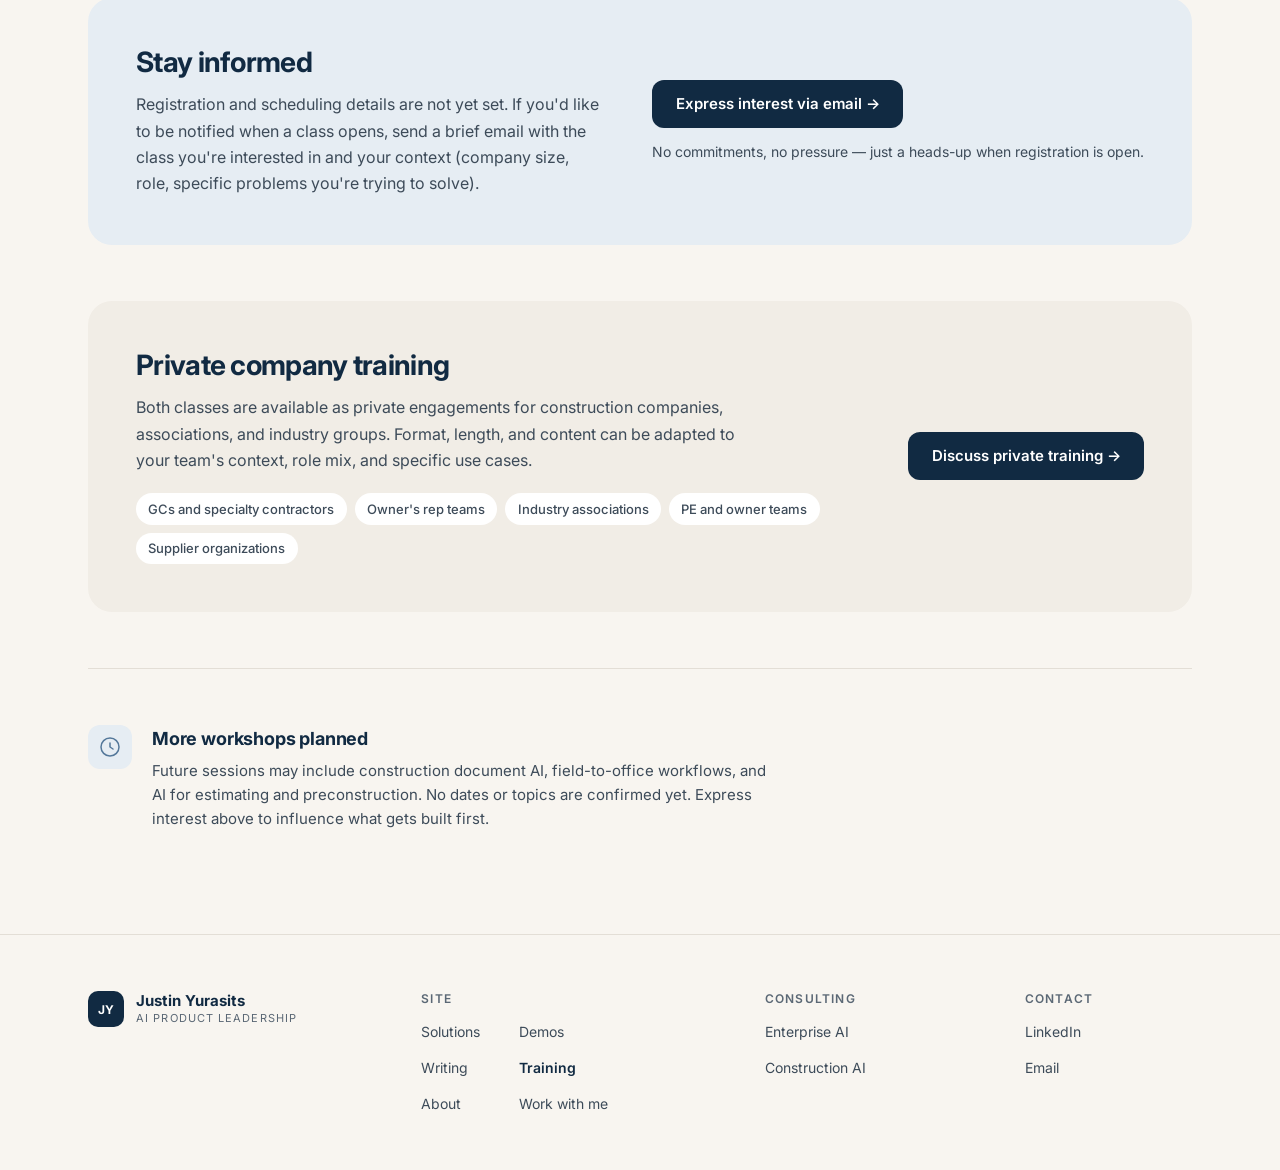
<file: brands/personal/reference/training.html>
<!DOCTYPE html>
<html lang="en">
<head>
  <meta charset="UTF-8">
  <meta name="viewport" content="width=device-width, initial-scale=1.0">
  <title>Training — Justin Yurasits</title>
  <link rel="preconnect" href="https://fonts.googleapis.com">
  <link rel="preconnect" href="https://fonts.gstatic.com" crossorigin>
  <link href="https://fonts.googleapis.com/css2?family=Inter:wght@400;500;600;700&family=Source+Serif+4:ital,opsz,wght@1,8..60,400;1,8..60,600&display=swap" rel="stylesheet">
  <link rel="stylesheet" href="styles.css">
</head>
<body>

  <a class="skip-link" href="#main">Skip to content</a>

  <header class="site-header">
    <div class="container header-inner">
      <a href="index.html" class="brand">Justin Yurasits</a>
      <nav class="site-nav" aria-label="Main navigation">
        <ul>
          <li><a href="solutions.html">Solutions</a></li>
          <li><a href="demos.html">Demos</a></li>
          <li><a href="writing.html">Writing</a></li>
          <li><a href="training.html" aria-current="page">Training</a></li>
          <li><a href="about.html">About</a></li>
        </ul>
      </nav>
      <a href="work-with-me.html" class="btn btn-primary btn-sm">Work with me →</a>
      <button class="mobile-menu-btn" aria-label="Open menu" aria-expanded="false" aria-controls="mobile-menu">
        <span></span><span></span><span></span>
      </button>
    </div>
    <div class="mobile-menu" id="mobile-menu" aria-hidden="true">
      <ul>
        <li><a href="solutions.html">Solutions</a></li>
        <li><a href="demos.html">Demos</a></li>
        <li><a href="writing.html">Writing</a></li>
        <li><a href="training.html" aria-current="page">Training</a></li>
        <li><a href="about.html">About</a></li>
        <li><a href="work-with-me.html" class="mobile-cta">Work with me →</a></li>
      </ul>
    </div>
  </header>

  <main id="main">

  <div class="page-intro">
    <div class="container">
      <p class="eyebrow"><span class="eyebrow-rule" aria-hidden="true"></span> Education &amp; Workshops</p>
      <h1>Training</h1>
      <p class="lead">Practical AI education designed for construction professionals and business owners — no jargon, no hype, no AI subscription required to get started. Each class is built around what's actually useful, not what's theoretically possible.</p>
    </div>
  </div>

  <div class="container">
    <div class="training-layout">

      <!-- Two class cards -->
      <section aria-labelledby="classes-heading">
        <div class="section-header">
          <h2 id="classes-heading">Upcoming classes</h2>
        </div>
        <div class="class-grid">

          <!-- Class 1 — Primary -->
          <article class="class-card primary" aria-labelledby="class1-heading">
            <div class="class-summary">
              <div>
                <p class="class-card-eyebrow">Introductory · No subscription required</p>
                <h2 id="class1-heading">AI for Construction Business Owners</h2>
              </div>
  
              <div class="class-meta-row">
                <div class="class-meta-item">
                  <span class="class-meta-label">Format</span>
                  <span class="class-meta-value">90 minutes · Educational</span>
                </div>
                <div class="class-meta-item">
                  <span class="class-meta-label">Prerequisites</span>
                  <span class="class-meta-value">None</span>
                </div>
                <div class="class-meta-item">
                  <span class="class-meta-label">Schedule</span>
                  <span class="class-meta-value">Dates TBD</span>
                </div>
              </div>
  
              <div class="class-cta">
                <a href="#notify" class="btn btn-primary">Get notified when registration opens →</a>
                <p class="class-cta-note">Dates and tuition not yet set. Join the list to be notified first.</p>
              </div>
              </div>

            <div class="class-details">
              <p class="class-desc">A practical, plain-language introduction to AI for construction business owners and senior leaders. No technical background required. This class is about understanding what AI can realistically do for your business today — and how to evaluate the claims you're hearing from vendors and colleagues.</p>
  
              <div class="class-outcomes">
                <p class="class-outcomes-label">What you'll leave with</p>
                <ul class="check-list">
                  <li>
                    A clear mental model for what AI is and isn't good at in construction contexts
                  </li>
                  <li>
                    A framework for identifying which operational problems in your business are good candidates for AI
                  </li>
                  <li>
                    Practical questions to ask when evaluating AI tools and vendors
                  </li>
                  <li>
                    Confidence to have informed conversations about AI with your team and vendors
                  </li>
                </ul>
              </div>
              </div>
          </article>

          <!-- Class 2 -->
          <article class="class-card" aria-labelledby="class2-heading">
            <div class="class-summary">
              <div>
                <p class="class-card-eyebrow">Hands-on · Claude Pro or higher required</p>
                <h2 id="class2-heading">Build Your Own Construction AI Assistant</h2>
              </div>
  
              <div class="class-meta-row">
                <div class="class-meta-item">
                  <span class="class-meta-label">Format</span>
                  <span class="class-meta-value">4 hours · Hands-on workshop</span>
                </div>
                <div class="class-meta-item">
                  <span class="class-meta-label">Prerequisites</span>
                  <span class="class-meta-value">Claude Pro or higher</span>
                </div>
                <div class="class-meta-item">
                  <span class="class-meta-label">Schedule</span>
                  <span class="class-meta-value">Dates TBD</span>
                </div>
              </div>
  
              <div class="class-cta">
                <a href="#notify" class="btn btn-primary">Get notified when registration opens →</a>
                <p class="class-cta-note">Dates and tuition not yet set. A Claude Pro subscription ($20/month) is required to participate.</p>
              </div>
              </div>

            <div class="class-details">
              <p class="class-desc">A practical, hands-on session where you build and test an AI assistant tailored to a real use case in your construction business. You'll leave with a working tool you can actually use — not a demo, not a template, but something configured for your specific context. A Claude Pro subscription is required; you'll use it throughout the session.</p>
  
              <div class="class-outcomes">
                <p class="class-outcomes-label">What you'll leave with</p>
                <ul class="check-list">
                  <li>
                    A working AI assistant configured for a task in your business (RFI drafting, job costing questions, subcontractor communication, or similar)
                  </li>
                  <li>
                    Understanding of how to prompt, test, and refine an AI tool for your specific use case
                  </li>
                  <li>
                    Skills to continue building and refining on your own after the session
                  </li>
                  <li>
                    A reference guide covering what you built and how to extend it
                  </li>
                </ul>
              </div>
              </div>
          </article>

        </div>
      </section>

      <!-- Notify / interest capture placeholder -->
      <section id="notify" aria-labelledby="notify-heading">
        <div class="notify-panel">
          <div>
            <h2 id="notify-heading">Stay informed</h2>
            <p>Registration and scheduling details are not yet set. If you'd like to be notified when a class opens, send a brief email with the class you're interested in and your context (company size, role, specific problems you're trying to solve).</p>
          </div>
          <div class="notify-actions">
            <a href="#" class="btn btn-primary" aria-label="Contact to express interest (email placeholder)">Express interest via email →</a>
            <p class="class-cta-note">No commitments, no pressure — just a heads-up when registration is open.</p>
          </div>
        </div>
      </section>

      <!-- Private training -->
      <section aria-labelledby="private-heading">
        <div class="private-block">
          <div>
            <h2 id="private-heading">Private company training</h2>
            <p>Both classes are available as private engagements for construction companies, associations, and industry groups. Format, length, and content can be adapted to your team's context, role mix, and specific use cases.</p>
            <div class="private-block-areas">
              <span class="area-tag">GCs and specialty contractors</span>
              <span class="area-tag">Owner's rep teams</span>
              <span class="area-tag">Industry associations</span>
              <span class="area-tag">PE and owner teams</span>
              <span class="area-tag">Supplier organizations</span>
            </div>
          </div>
          <a href="work-with-me.html" class="btn btn-primary">Discuss private training →</a>
        </div>
      </section>

      <!-- Future workshops -->
      <section aria-label="Planned future workshops">
        <div class="workshops-strip">
          <div class="workshops-strip-icon" aria-hidden="true">
            <svg width="22" height="22" viewBox="0 0 22 22" fill="none">
              <circle cx="11" cy="11" r="9" stroke="#54789A" stroke-width="1.5"/>
              <path d="M11 7v4l3 2" stroke="#54789A" stroke-width="1.5" stroke-linecap="round" stroke-linejoin="round"/>
            </svg>
          </div>
          <div>
            <strong>More workshops planned</strong>
            <p>Future sessions may include construction document AI, field-to-office workflows, and AI for estimating and preconstruction. No dates or topics are confirmed yet. Express interest above to influence what gets built first.</p>
          </div>
        </div>
      </section>

    </div>
  </div>

  </main>

  <footer class="site-footer">
    <div class="container footer-grid">
      <div class="footer-brand-col">
        <a href="index.html" class="footer-brand" aria-label="Justin Yurasits — home">
          <span class="footer-logo" aria-hidden="true">JY</span>
          <span>
            <strong>Justin Yurasits</strong>
            <span>AI Product Leadership</span>
          </span>
        </a>
      </div>
      <nav class="footer-group footer-group-site" aria-labelledby="footer-site-heading">
        <h2 class="footer-heading" id="footer-site-heading">Site</h2>
        <ul class="footer-list footer-list-2col">
          <li><a href="solutions.html">Solutions</a></li>
          <li><a href="demos.html">Demos</a></li>
          <li><a href="writing.html">Writing</a></li>
          <li><a href="training.html" aria-current="page">Training</a></li>
          <li><a href="about.html">About</a></li>
          <li><a href="work-with-me.html">Work with me</a></li>
        </ul>
      </nav>
      <nav class="footer-group" aria-labelledby="footer-consulting-heading">
        <h2 class="footer-heading" id="footer-consulting-heading">Consulting</h2>
        <ul class="footer-list">
          <li><a href="work-with-me.html#enterprise">Enterprise AI</a></li>
          <li><a href="work-with-me.html#construction">Construction AI</a></li>
        </ul>
      </nav>
      <nav class="footer-group" aria-labelledby="footer-contact-heading">
        <h2 class="footer-heading" id="footer-contact-heading">Contact</h2>
        <ul class="footer-list">
          <li><a href="#" aria-label="LinkedIn (link placeholder)">LinkedIn</a></li>
          <li><a href="#" aria-label="Email (address placeholder)">Email</a></li>
        </ul>
      </nav>
    </div>
  </footer>

  <script src="main.js"></script>
</body>
</html>
</file>
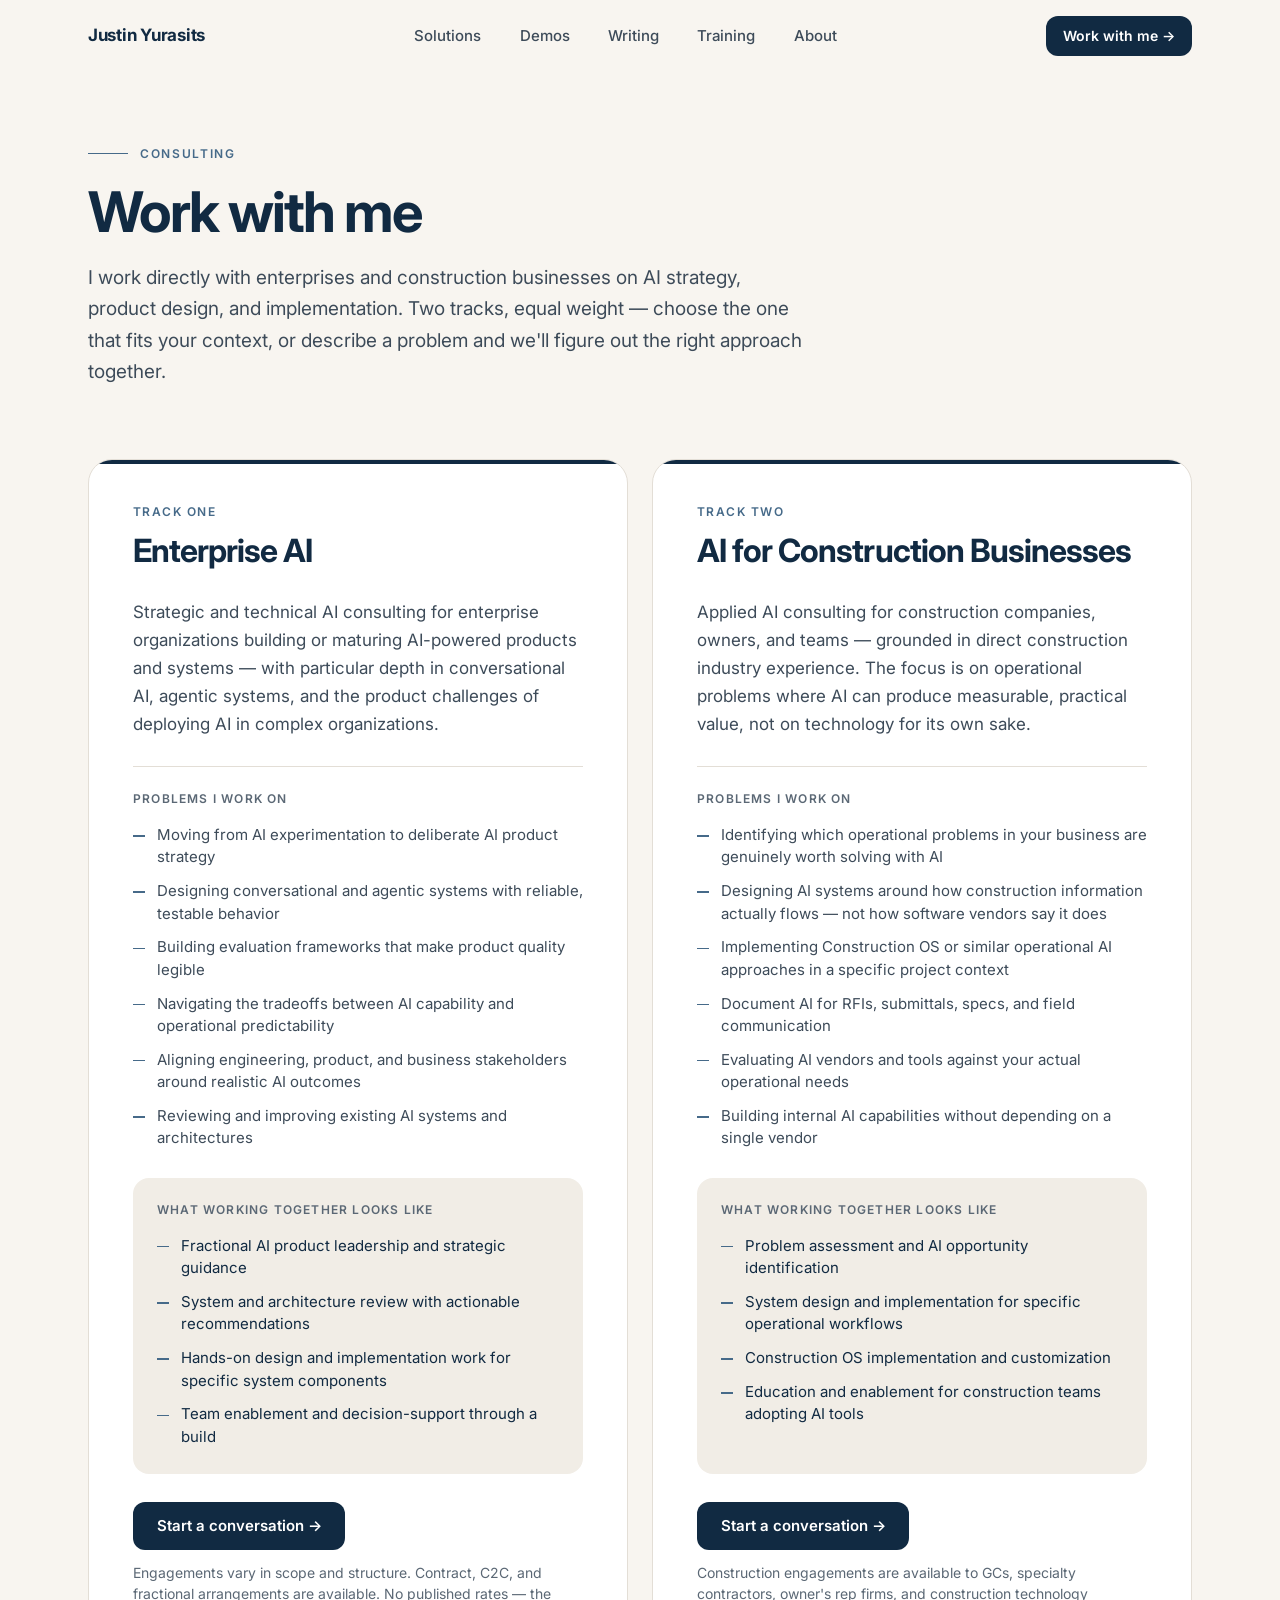
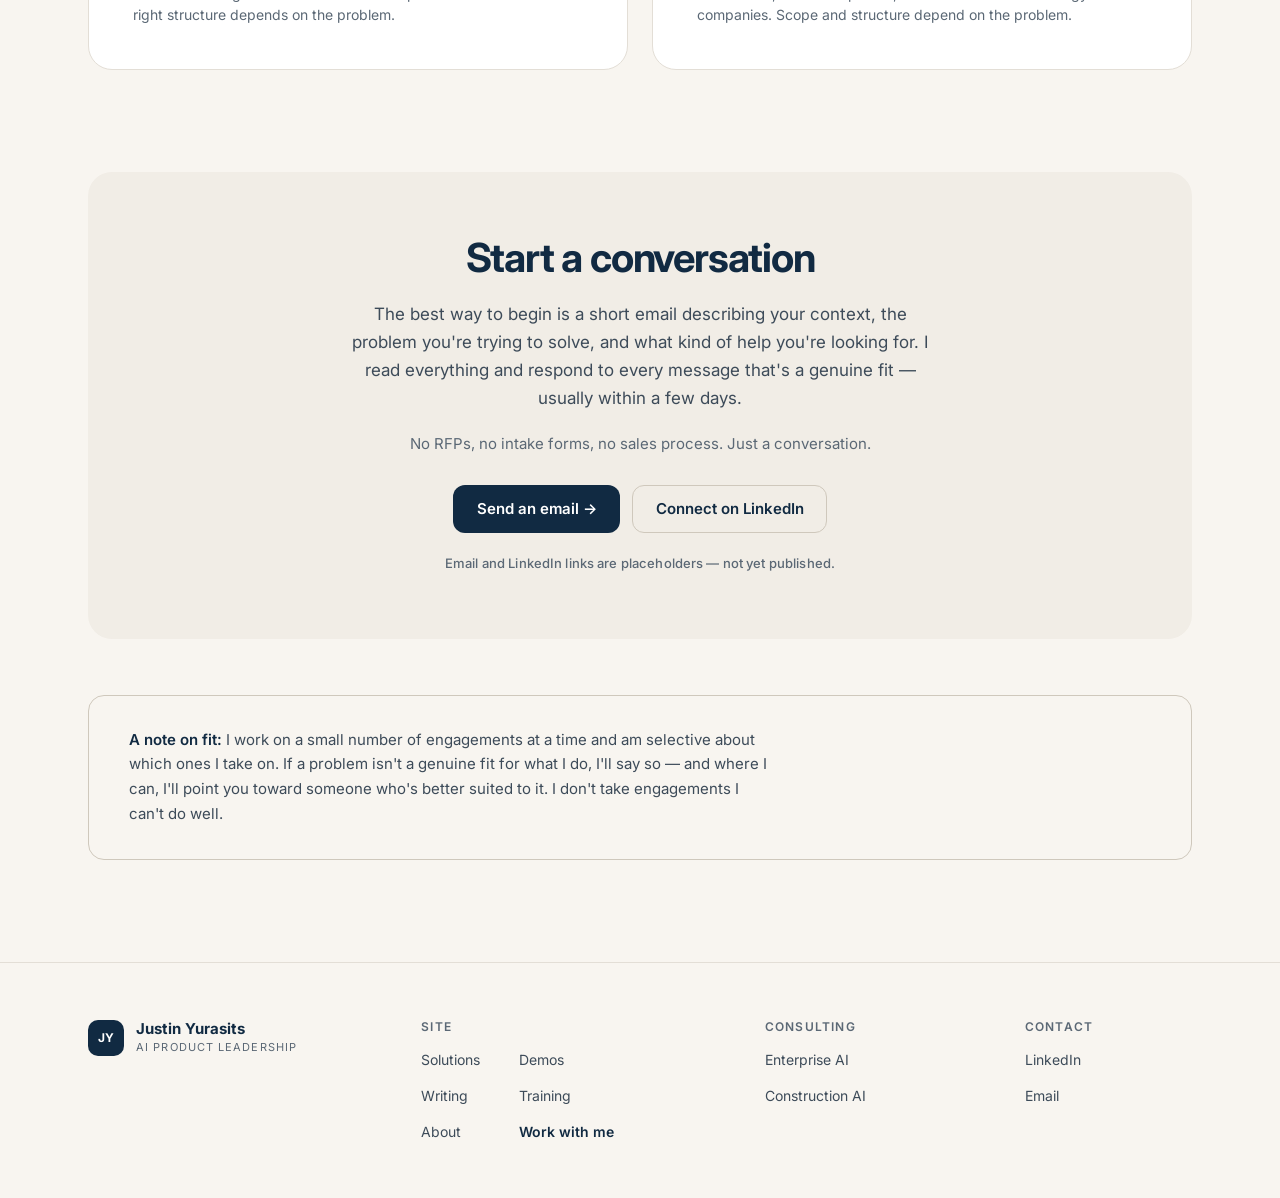
<file: brands/personal/reference/work-with-me.html>
<!DOCTYPE html>
<html lang="en">
<head>
  <meta charset="UTF-8">
  <meta name="viewport" content="width=device-width, initial-scale=1.0">
  <title>Work with Me — Justin Yurasits</title>
  <link rel="preconnect" href="https://fonts.googleapis.com">
  <link rel="preconnect" href="https://fonts.gstatic.com" crossorigin>
  <link href="https://fonts.googleapis.com/css2?family=Inter:wght@400;500;600;700&family=Source+Serif+4:ital,opsz,wght@1,8..60,400;1,8..60,600&display=swap" rel="stylesheet">
  <link rel="stylesheet" href="styles.css">
</head>
<body>

  <a class="skip-link" href="#main">Skip to content</a>

  <header class="site-header">
    <div class="container header-inner">
      <a href="index.html" class="brand">Justin Yurasits</a>
      <nav class="site-nav" aria-label="Main navigation">
        <ul>
          <li><a href="solutions.html">Solutions</a></li>
          <li><a href="demos.html">Demos</a></li>
          <li><a href="writing.html">Writing</a></li>
          <li><a href="training.html">Training</a></li>
          <li><a href="about.html">About</a></li>
        </ul>
      </nav>
      <a href="work-with-me.html" class="btn btn-primary btn-sm" aria-current="page">Work with me →</a>
      <button class="mobile-menu-btn" aria-label="Open menu" aria-expanded="false" aria-controls="mobile-menu">
        <span></span><span></span><span></span>
      </button>
    </div>
    <div class="mobile-menu" id="mobile-menu" aria-hidden="true">
      <ul>
        <li><a href="solutions.html">Solutions</a></li>
        <li><a href="demos.html">Demos</a></li>
        <li><a href="writing.html">Writing</a></li>
        <li><a href="training.html">Training</a></li>
        <li><a href="about.html">About</a></li>
        <li><a href="work-with-me.html" class="mobile-cta" aria-current="page">Work with me →</a></li>
      </ul>
    </div>
  </header>

  <main id="main">

  <div class="page-intro">
    <div class="container">
      <p class="eyebrow"><span class="eyebrow-rule" aria-hidden="true"></span> Consulting</p>
      <h1>Work with me</h1>
      <p class="lead">I work directly with enterprises and construction businesses on AI strategy, product design, and implementation. Two tracks, equal weight — choose the one that fits your context, or describe a problem and we'll figure out the right approach together.</p>
    </div>
  </div>

  <div class="container">
    <div class="wm-layout">

      <!-- Two consulting paths -->
      <section aria-labelledby="paths-heading">
        <h2 id="paths-heading" class="sr-only">Consulting paths</h2>
        <div class="wm-paths">

          <!-- Enterprise AI -->
          <article class="wm-path" id="enterprise" aria-labelledby="enterprise-heading">
            <div>
              <p class="wm-eyebrow">Track one</p>
              <h2 id="enterprise-heading">Enterprise AI</h2>
            </div>

            <p class="wm-path-desc">Strategic and technical AI consulting for enterprise organizations building or maturing AI-powered products and systems — with particular depth in conversational AI, agentic systems, and the product challenges of deploying AI in complex organizations.</p>

            <div class="wm-path-section">
              <p class="wm-problems-label">Problems I work on</p>
              <ul class="wm-problems-list">
                <li>Moving from AI experimentation to deliberate AI product strategy</li>
                <li>Designing conversational and agentic systems with reliable, testable behavior</li>
                <li>Building evaluation frameworks that make product quality legible</li>
                <li>Navigating the tradeoffs between AI capability and operational predictability</li>
                <li>Aligning engineering, product, and business stakeholders around realistic AI outcomes</li>
                <li>Reviewing and improving existing AI systems and architectures</li>
              </ul>
            </div>

            <div class="wm-path-section">
              <p class="wm-problems-label">What working together looks like</p>
              <ul class="wm-problems-list">
                <li>Fractional AI product leadership and strategic guidance</li>
                <li>System and architecture review with actionable recommendations</li>
                <li>Hands-on design and implementation work for specific system components</li>
                <li>Team enablement and decision-support through a build</li>
              </ul>
            </div>

            <div class="wm-cta-row">
              <a href="#contact" class="btn btn-primary">Start a conversation →</a>
              <p class="wm-cta-note">Engagements vary in scope and structure. Contract, C2C, and fractional arrangements are available. No published rates — the right structure depends on the problem.</p>
            </div>
          </article>

          <!-- Construction AI -->
          <article class="wm-path" id="construction" aria-labelledby="construction-heading">
            <div>
              <p class="wm-eyebrow">Track two</p>
              <h2 id="construction-heading">AI for Construction Businesses</h2>
            </div>

            <p class="wm-path-desc">Applied AI consulting for construction companies, owners, and teams — grounded in direct construction industry experience. The focus is on operational problems where AI can produce measurable, practical value, not on technology for its own sake.</p>

            <div class="wm-path-section">
              <p class="wm-problems-label">Problems I work on</p>
              <ul class="wm-problems-list">
                <li>Identifying which operational problems in your business are genuinely worth solving with AI</li>
                <li>Designing AI systems around how construction information actually flows — not how software vendors say it does</li>
                <li>Implementing Construction OS or similar operational AI approaches in a specific project context</li>
                <li>Document AI for RFIs, submittals, specs, and field communication</li>
                <li>Evaluating AI vendors and tools against your actual operational needs</li>
                <li>Building internal AI capabilities without depending on a single vendor</li>
              </ul>
            </div>

            <div class="wm-path-section">
              <p class="wm-problems-label">What working together looks like</p>
              <ul class="wm-problems-list">
                <li>Problem assessment and AI opportunity identification</li>
                <li>System design and implementation for specific operational workflows</li>
                <li>Construction OS implementation and customization</li>
                <li>Education and enablement for construction teams adopting AI tools</li>
              </ul>
            </div>

            <div class="wm-cta-row">
              <a href="#contact" class="btn btn-primary">Start a conversation →</a>
              <p class="wm-cta-note">Construction engagements are available to GCs, specialty contractors, owner's rep firms, and construction technology companies. Scope and structure depend on the problem.</p>
            </div>
          </article>

        </div>
      </section>

      <!-- Contact section -->
      <section id="contact" aria-labelledby="contact-heading">
        <div class="wm-contact">
          <h2 id="contact-heading">Start a conversation</h2>
          <p>The best way to begin is a short email describing your context, the problem you're trying to solve, and what kind of help you're looking for. I read everything and respond to every message that's a genuine fit — usually within a few days.</p>
          <p class="wm-contact-sub">No RFPs, no intake forms, no sales process. Just a conversation.</p>
          <div class="wm-contact-buttons">
            <a href="#" class="btn btn-primary" aria-label="Send an email (email address placeholder)">Send an email →</a>
            <a href="#" class="btn btn-secondary" aria-label="Connect on LinkedIn (link placeholder)">Connect on LinkedIn</a>
          </div>
          <p class="ph-note">Email and LinkedIn links are placeholders — not yet published.</p>
        </div>
      </section>

      <!-- Note on scope -->
      <div class="note-panel">
        <p><strong>A note on fit:</strong> I work on a small number of engagements at a time and am selective about which ones I take on. If a problem isn't a genuine fit for what I do, I'll say so — and where I can, I'll point you toward someone who's better suited to it. I don't take engagements I can't do well.</p>
      </div>

    </div>
  </div>

  </main>

  <footer class="site-footer">
    <div class="container footer-grid">
      <div class="footer-brand-col">
        <a href="index.html" class="footer-brand" aria-label="Justin Yurasits — home">
          <span class="footer-logo" aria-hidden="true">JY</span>
          <span>
            <strong>Justin Yurasits</strong>
            <span>AI Product Leadership</span>
          </span>
        </a>
      </div>
      <nav class="footer-group footer-group-site" aria-labelledby="footer-site-heading">
        <h2 class="footer-heading" id="footer-site-heading">Site</h2>
        <ul class="footer-list footer-list-2col">
          <li><a href="solutions.html">Solutions</a></li>
          <li><a href="demos.html">Demos</a></li>
          <li><a href="writing.html">Writing</a></li>
          <li><a href="training.html">Training</a></li>
          <li><a href="about.html">About</a></li>
          <li><a href="work-with-me.html" aria-current="page">Work with me</a></li>
        </ul>
      </nav>
      <nav class="footer-group" aria-labelledby="footer-consulting-heading">
        <h2 class="footer-heading" id="footer-consulting-heading">Consulting</h2>
        <ul class="footer-list">
          <li><a href="work-with-me.html#enterprise">Enterprise AI</a></li>
          <li><a href="work-with-me.html#construction">Construction AI</a></li>
        </ul>
      </nav>
      <nav class="footer-group" aria-labelledby="footer-contact-heading">
        <h2 class="footer-heading" id="footer-contact-heading">Contact</h2>
        <ul class="footer-list">
          <li><a href="#" aria-label="LinkedIn (link placeholder)">LinkedIn</a></li>
          <li><a href="#" aria-label="Email (address placeholder)">Email</a></li>
        </ul>
      </nav>
    </div>
  </footer>

  <script src="main.js"></script>
</body>
</html>
</file>
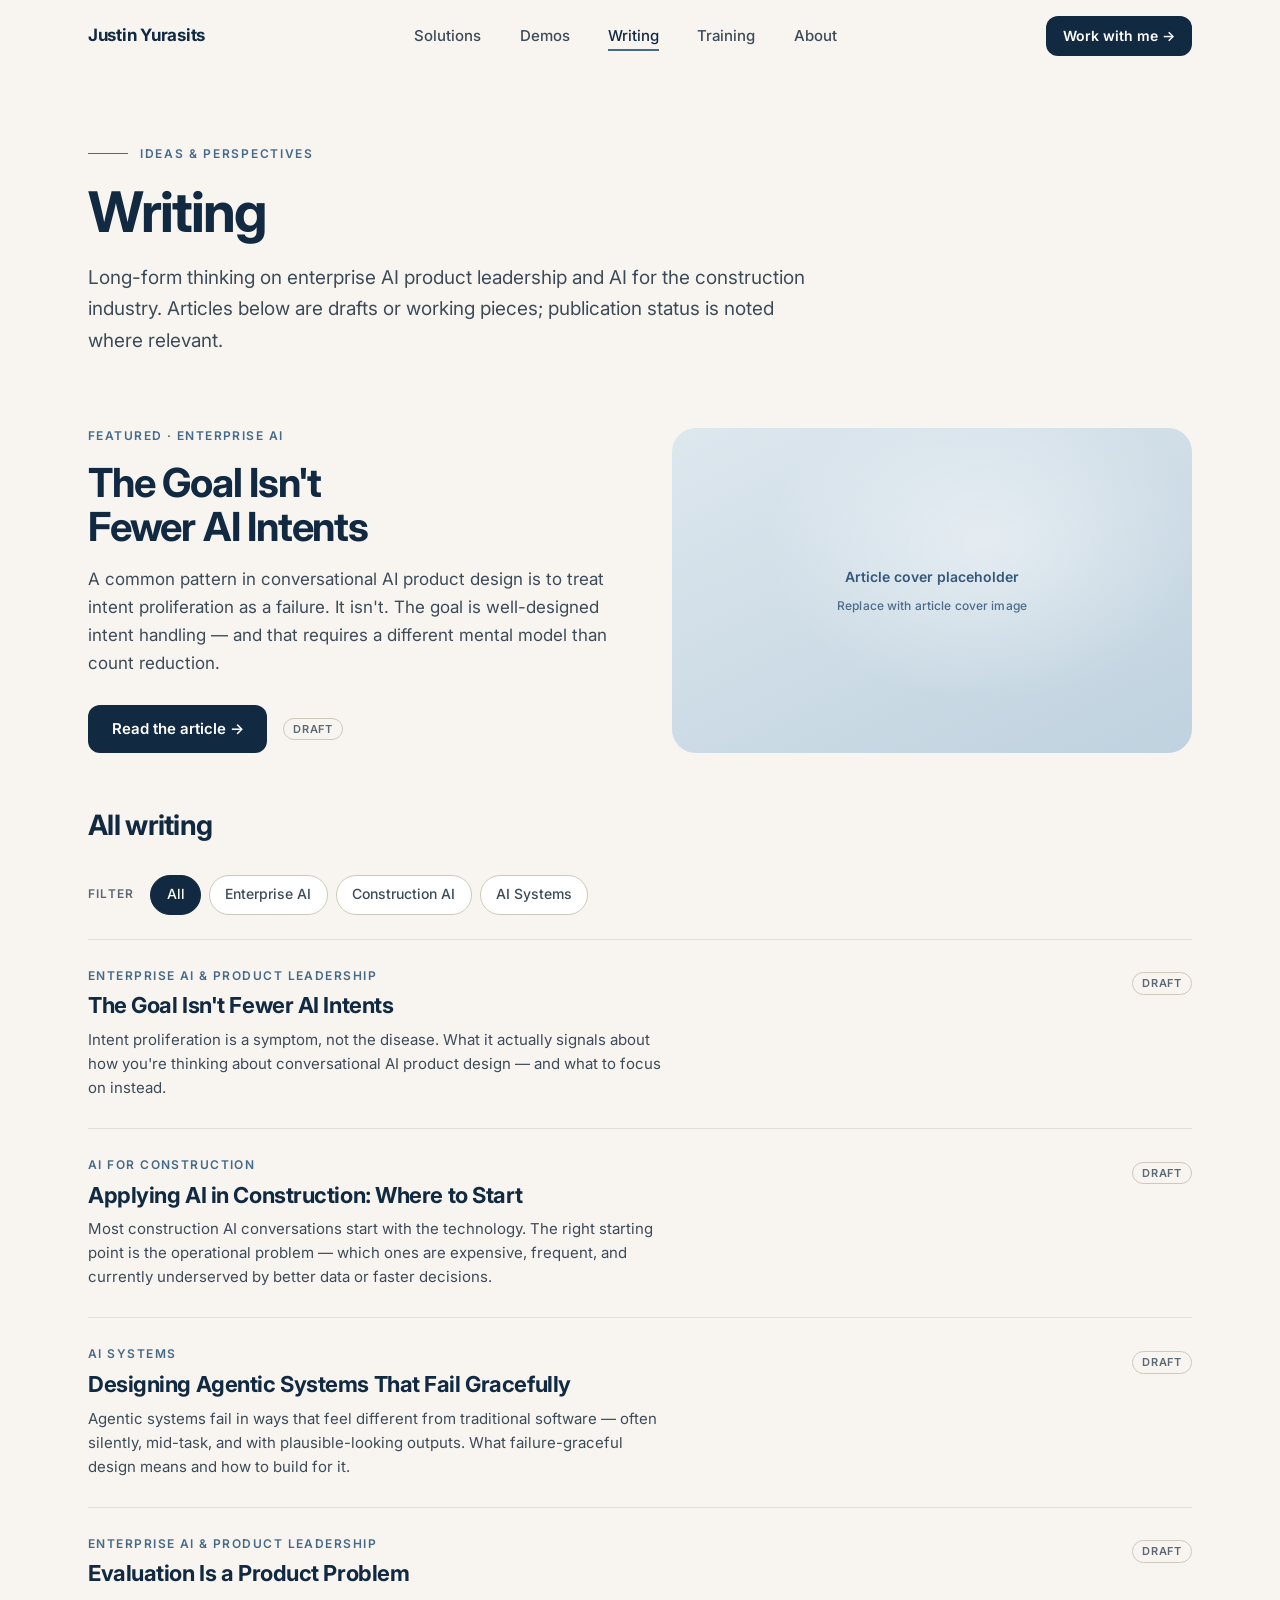
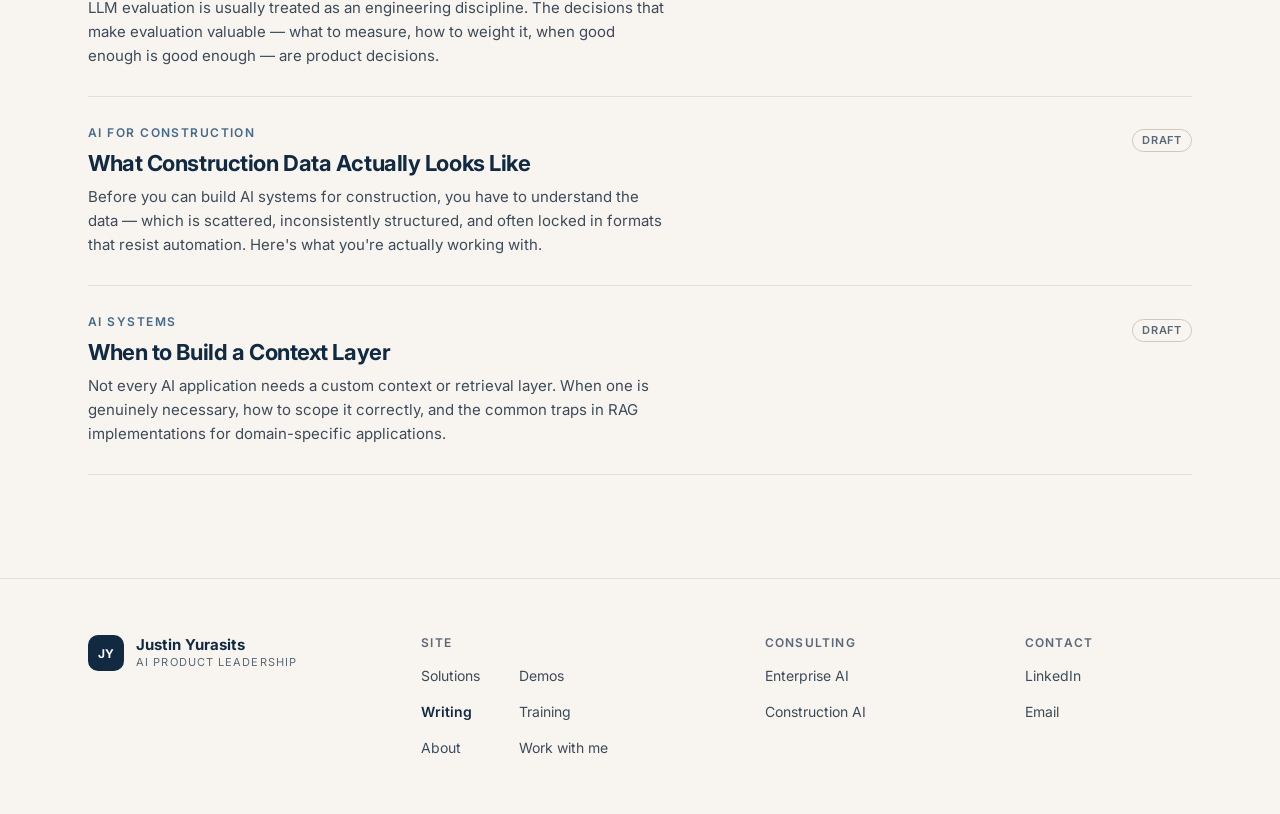
<file: brands/personal/reference/writing.html>
<!DOCTYPE html>
<html lang="en">
<head>
  <meta charset="UTF-8">
  <meta name="viewport" content="width=device-width, initial-scale=1.0">
  <title>Writing — Justin Yurasits</title>
  <link rel="preconnect" href="https://fonts.googleapis.com">
  <link rel="preconnect" href="https://fonts.gstatic.com" crossorigin>
  <link href="https://fonts.googleapis.com/css2?family=Inter:wght@400;500;600;700&family=Source+Serif+4:ital,opsz,wght@1,8..60,400;1,8..60,600&display=swap" rel="stylesheet">
  <link rel="stylesheet" href="styles.css">
</head>
<body>

  <a class="skip-link" href="#main">Skip to content</a>

  <header class="site-header">
    <div class="container header-inner">
      <a href="index.html" class="brand">Justin Yurasits</a>
      <nav class="site-nav" aria-label="Main navigation">
        <ul>
          <li><a href="solutions.html">Solutions</a></li>
          <li><a href="demos.html">Demos</a></li>
          <li><a href="writing.html" aria-current="page">Writing</a></li>
          <li><a href="training.html">Training</a></li>
          <li><a href="about.html">About</a></li>
        </ul>
      </nav>
      <a href="work-with-me.html" class="btn btn-primary btn-sm">Work with me →</a>
      <button class="mobile-menu-btn" aria-label="Open menu" aria-expanded="false" aria-controls="mobile-menu">
        <span></span><span></span><span></span>
      </button>
    </div>
    <div class="mobile-menu" id="mobile-menu" aria-hidden="true">
      <ul>
        <li><a href="solutions.html">Solutions</a></li>
        <li><a href="demos.html">Demos</a></li>
        <li><a href="writing.html" aria-current="page">Writing</a></li>
        <li><a href="training.html">Training</a></li>
        <li><a href="about.html">About</a></li>
        <li><a href="work-with-me.html" class="mobile-cta">Work with me →</a></li>
      </ul>
    </div>
  </header>

  <main id="main">

  <div class="page-intro">
    <div class="container">
      <p class="eyebrow"><span class="eyebrow-rule" aria-hidden="true"></span> Ideas &amp; Perspectives</p>
      <h1>Writing</h1>
      <p class="lead">Long-form thinking on enterprise AI product leadership and AI for the construction industry. Articles below are drafts or working pieces; publication status is noted where relevant.</p>
    </div>
  </div>

  <div class="container">
    <div class="writing-layout">

      <!-- Featured article -->
      <section aria-labelledby="featured-heading">
        <div class="writing-featured">
          <div>
            <p class="featured-eyebrow">Featured · Enterprise AI</p>
            <h2 class="featured-title" id="featured-heading">
              <a href="article.html">The Goal Isn't Fewer AI Intents</a>
            </h2>
            <p class="featured-desc">A common pattern in conversational AI product design is to treat intent proliferation as a failure. It isn't. The goal is well-designed intent handling — and that requires a different mental model than count reduction.</p>
            <div class="featured-actions">
              <a href="article.html" class="btn btn-primary">Read the article →</a>
              <span class="status-pill">Draft</span>
            </div>
          </div>
          <div class="featured-cover" role="img" aria-label="Featured article cover — placeholder">
            <span>Article cover placeholder</span>
            <span class="ph-note">Replace with article cover image</span>
          </div>
        </div>
      </section>

      <!-- Filter + list -->
      <section aria-labelledby="all-writing-heading">
        <div class="section-header">
          <h2 id="all-writing-heading">All writing</h2>
        </div>
        <div class="writing-controls" role="group" aria-label="Filter articles by category" data-filter-group="writing">
          <span class="writing-controls-label" aria-hidden="true">Filter</span>
          <button type="button" class="chip" data-filter="all" aria-pressed="true">All</button>
          <button type="button" class="chip" data-filter="enterprise" aria-pressed="false">Enterprise AI</button>
          <button type="button" class="chip" data-filter="construction" aria-pressed="false">Construction AI</button>
          <button type="button" class="chip" data-filter="systems" aria-pressed="false">AI Systems</button>
          <p class="sr-only" aria-live="polite" data-filter-status></p>
        </div>

        <div class="article-list-full" role="list">

          <div class="article-list-item" role="listitem" data-filter-item="writing" data-tags="enterprise">
            <div>
              <p class="article-list-category">Enterprise AI &amp; Product Leadership</p>
              <h3 class="article-list-title"><a href="article.html">The Goal Isn't Fewer AI Intents</a></h3>
              <p class="article-list-desc">Intent proliferation is a symptom, not the disease. What it actually signals about how you're thinking about conversational AI product design — and what to focus on instead.</p>
            </div>
            <div class="article-list-aside">
              <span class="status-pill">Draft</span>
            </div>
          </div>

          <div class="article-list-item" role="listitem" data-filter-item="writing" data-tags="construction">
            <div>
              <p class="article-list-category">AI for Construction</p>
              <h3 class="article-list-title"><a href="writing.html">Applying AI in Construction: Where to Start</a></h3>
              <p class="article-list-desc">Most construction AI conversations start with the technology. The right starting point is the operational problem — which ones are expensive, frequent, and currently underserved by better data or faster decisions.</p>
            </div>
            <div class="article-list-aside">
              <span class="status-pill">Draft</span>
            </div>
          </div>

          <div class="article-list-item" role="listitem" data-filter-item="writing" data-tags="systems">
            <div>
              <p class="article-list-category">AI Systems</p>
              <h3 class="article-list-title"><a href="writing.html">Designing Agentic Systems That Fail Gracefully</a></h3>
              <p class="article-list-desc">Agentic systems fail in ways that feel different from traditional software — often silently, mid-task, and with plausible-looking outputs. What failure-graceful design means and how to build for it.</p>
            </div>
            <div class="article-list-aside">
              <span class="status-pill">Draft</span>
            </div>
          </div>

          <div class="article-list-item" role="listitem" data-filter-item="writing" data-tags="enterprise">
            <div>
              <p class="article-list-category">Enterprise AI &amp; Product Leadership</p>
              <h3 class="article-list-title"><a href="writing.html">Evaluation Is a Product Problem</a></h3>
              <p class="article-list-desc">LLM evaluation is usually treated as an engineering discipline. The decisions that make evaluation valuable — what to measure, how to weight it, when good enough is good enough — are product decisions.</p>
            </div>
            <div class="article-list-aside">
              <span class="status-pill">Draft</span>
            </div>
          </div>

          <div class="article-list-item" role="listitem" data-filter-item="writing" data-tags="construction">
            <div>
              <p class="article-list-category">AI for Construction</p>
              <h3 class="article-list-title"><a href="writing.html">What Construction Data Actually Looks Like</a></h3>
              <p class="article-list-desc">Before you can build AI systems for construction, you have to understand the data — which is scattered, inconsistently structured, and often locked in formats that resist automation. Here's what you're actually working with.</p>
            </div>
            <div class="article-list-aside">
              <span class="status-pill">Draft</span>
            </div>
          </div>

          <div class="article-list-item" role="listitem" data-filter-item="writing" data-tags="systems">
            <div>
              <p class="article-list-category">AI Systems</p>
              <h3 class="article-list-title"><a href="writing.html">When to Build a Context Layer</a></h3>
              <p class="article-list-desc">Not every AI application needs a custom context or retrieval layer. When one is genuinely necessary, how to scope it correctly, and the common traps in RAG implementations for domain-specific applications.</p>
            </div>
            <div class="article-list-aside">
              <span class="status-pill">Draft</span>
            </div>
          </div>

        </div>
      </section>

    </div>
  </div>

  </main>

  <footer class="site-footer">
    <div class="container footer-grid">
      <div class="footer-brand-col">
        <a href="index.html" class="footer-brand" aria-label="Justin Yurasits — home">
          <span class="footer-logo" aria-hidden="true">JY</span>
          <span>
            <strong>Justin Yurasits</strong>
            <span>AI Product Leadership</span>
          </span>
        </a>
      </div>
      <nav class="footer-group footer-group-site" aria-labelledby="footer-site-heading">
        <h2 class="footer-heading" id="footer-site-heading">Site</h2>
        <ul class="footer-list footer-list-2col">
          <li><a href="solutions.html">Solutions</a></li>
          <li><a href="demos.html">Demos</a></li>
          <li><a href="writing.html" aria-current="page">Writing</a></li>
          <li><a href="training.html">Training</a></li>
          <li><a href="about.html">About</a></li>
          <li><a href="work-with-me.html">Work with me</a></li>
        </ul>
      </nav>
      <nav class="footer-group" aria-labelledby="footer-consulting-heading">
        <h2 class="footer-heading" id="footer-consulting-heading">Consulting</h2>
        <ul class="footer-list">
          <li><a href="work-with-me.html#enterprise">Enterprise AI</a></li>
          <li><a href="work-with-me.html#construction">Construction AI</a></li>
        </ul>
      </nav>
      <nav class="footer-group" aria-labelledby="footer-contact-heading">
        <h2 class="footer-heading" id="footer-contact-heading">Contact</h2>
        <ul class="footer-list">
          <li><a href="#" aria-label="LinkedIn (link placeholder)">LinkedIn</a></li>
          <li><a href="#" aria-label="Email (address placeholder)">Email</a></li>
        </ul>
      </nav>
    </div>
  </footer>

  <script src="main.js"></script>
</body>
</html>
</file>
<file: brands/personal/reference/styles.css>
/* ============================================================
   justinyurasits.com v2 — Shared Stylesheet (Prototype)
   Design exploration only — not production code
   ============================================================ */

/* ---- Tokens ---- */
:root {
  /* Palette: Deep Navy · Slate Blue · Warm Ivory */
  --bg:            #F8F5F0;   /* warm ivory canvas */
  --surface:       #FFFFFF;
  --panel:         #F1EDE6;   /* soft stone panels and bands */
  --ink:           #112A42;   /* deep navy — headings, primary controls */
  --ink-hover:     #1E3D5C;
  --body:          #3D4B59;
  --muted:         #5B6875;
  --accent:        #466A89;   /* slate blue — AA on every surface */
  --accent-strong: #34587A;
  --accent-icon:   #54789A;   /* non-text strokes only */
  --accent-pale:   #E6EDF3;
  --line:          #E3DED6;
  --line-strong:   #CFC8BC;
  --code-bg:       #0F2236;

  /* Placeholder media */
  --ph-from: #DDE7EE;
  --ph-to:   #BFD2DF;

  --radius-sm: 10px;   /* thumbnails, small elements */
  --radius-md: 16px;   /* cards, code, diagrams, notes */
  --radius-lg: 24px;   /* media and large panels */
  --radius-btn: 12px;

  --font-sans: 'Inter', system-ui, -apple-system, BlinkMacSystemFont, 'Segoe UI', sans-serif;
  --font-serif: 'Source Serif 4', Georgia, 'Times New Roman', serif;
  --font-mono: 'SF Mono', ui-monospace, Menlo, Consolas, monospace;

  --container: 1200px;
  --gutter: clamp(1.25rem, 5vw, 3rem);
  --space-section: clamp(4rem, 8vw, 6.5rem);
  --space-block: clamp(2.5rem, 5vw, 3.5rem);

  --ease: 0.18s ease;
}

/* ---- Reset & base ---- */
*, *::before, *::after { box-sizing: border-box; margin: 0; padding: 0; }
html { scroll-behavior: smooth; scroll-padding-top: 1.5rem; }
body {
  font-family: var(--font-sans);
  font-size: 1rem;
  line-height: 1.6;
  color: var(--body);
  background: var(--bg);
  -webkit-font-smoothing: antialiased;
  text-rendering: optimizeLegibility;
}
img, svg { display: block; max-width: 100%; }
ul, ol { list-style: none; }
a { color: inherit; text-decoration: none; }
button { font: inherit; color: inherit; }
h1, h2, h3 { text-wrap: balance; }

:focus-visible {
  outline: 2px solid var(--accent);
  outline-offset: 3px;
  border-radius: 4px;
}

.container {
  max-width: var(--container);
  margin: 0 auto;
  padding: 0 var(--gutter);
}

.skip-link {
  position: absolute;
  left: var(--gutter);
  top: -100px;
  z-index: 200;
  background: var(--ink);
  color: #fff;
  font-size: 0.875rem;
  font-weight: 600;
  padding: 0.75rem 1.25rem;
  border-radius: var(--radius-btn);
}
.skip-link:focus { top: 0.75rem; }

.sr-only {
  position: absolute;
  width: 1px; height: 1px;
  padding: 0; margin: -1px;
  overflow: hidden;
  clip: rect(0,0,0,0);
  white-space: nowrap;
  border: 0;
}

/* ============================================================
   TYPE SYSTEM
   ============================================================ */
.eyebrow {
  display: flex;
  align-items: center;
  gap: 0.75rem;
  font-size: 0.75rem;
  font-weight: 600;
  letter-spacing: 0.14em;
  text-transform: uppercase;
  color: var(--accent);
}
.eyebrow-rule {
  display: inline-block;
  width: 40px;
  height: 1.5px;
  background: var(--accent);
  flex-shrink: 0;
}

/* Small uppercase labels — accent (category) and muted (meta) variants */
.label,
.featured-eyebrow, .article-list-category, .related-card-category,
.class-card-eyebrow, .wm-eyebrow {
  font-size: 0.75rem;
  font-weight: 600;
  letter-spacing: 0.12em;
  text-transform: uppercase;
  color: var(--accent);
  line-height: 1.4;
}
.label-muted,
.wm-problems-label, .class-outcomes-label, .class-meta-label,
.article-toc-label, .filter-label, .writing-controls-label {
  font-size: 0.75rem;
  font-weight: 600;
  letter-spacing: 0.1em;
  text-transform: uppercase;
  color: var(--muted);
  line-height: 1.4;
}

/* Section titles: large (homepage / feature) and standard (inner sections) */
.section-title {
  font-size: clamp(1.875rem, 3.2vw, 2.5rem);
  font-weight: 700;
  line-height: 1.1;
  letter-spacing: -0.03em;
  color: var(--ink);
}
.section-lead {
  font-size: clamp(1.0625rem, 1.4vw, 1.1875rem);
  line-height: 1.6;
  color: var(--body);
  max-width: 40ch;
}
.section-header {
  display: flex;
  align-items: baseline;
  justify-content: space-between;
  gap: 1rem;
  margin-bottom: 2rem;
}
.section-header h2 {
  font-size: clamp(1.375rem, 2.2vw, 1.75rem);
  font-weight: 700;
  color: var(--ink);
  letter-spacing: -0.025em;
  line-height: 1.2;
}

/* ============================================================
   BUTTONS & LINKS
   ============================================================ */
.btn {
  display: inline-flex;
  align-items: center;
  justify-content: center;
  gap: 0.4em;
  font-family: var(--font-sans);
  font-size: 0.9375rem;
  font-weight: 600;
  line-height: 1.2;
  border-radius: var(--radius-btn);
  border: 1.5px solid transparent;
  cursor: pointer;
  white-space: nowrap;
  text-decoration: none;
  transition: background-color var(--ease), border-color var(--ease), color var(--ease), box-shadow var(--ease);
}
.btn-primary {
  background: var(--ink);
  color: #fff;
  padding: 0 1.5em;
  min-height: 3rem;
}
.btn-primary:hover {
  background: var(--ink-hover);
  box-shadow: 0 6px 18px rgba(17,42,66,0.16);
}
.btn-secondary {
  background: transparent;
  color: var(--ink);
  border-color: var(--line-strong);
  padding: 0 1.5em;
  min-height: 3rem;
}
.btn-secondary:hover {
  border-color: var(--ink);
  background: var(--surface);
}
.btn-sm {
  font-size: 0.875rem;
  padding: 0 1.15em;
  min-height: 2.5rem;
}
.btn-block { width: 100%; }

/* One text-link treatment site-wide: navy label, slate underline */
.btn-text,
.text-link,
.solution-card-link,
.demo-card-link,
.section-header .view-all {
  display: inline-flex;
  align-items: center;
  align-self: flex-start;
  min-height: 2.75rem;
  color: var(--ink);
  font-weight: 600;
  font-size: 0.9375rem;
  text-decoration: underline;
  text-decoration-color: var(--accent);
  text-decoration-thickness: 1.5px;
  text-underline-offset: 6px;
  transition: color var(--ease), text-decoration-color var(--ease);
}
.btn-text:hover,
.text-link:hover,
.solution-card-link:hover,
.demo-card-link:hover,
.section-header .view-all:hover {
  color: var(--accent-strong);
  text-decoration-color: var(--accent-strong);
}

/* ============================================================
   SHARED COMPONENTS
   ============================================================ */

/* Badges / status pills */
.badge, .status-pill {
  display: inline-flex;
  align-items: center;
  font-size: 0.6875rem;
  font-weight: 600;
  letter-spacing: 0.08em;
  text-transform: uppercase;
  line-height: 1;
  padding: 0.45em 0.8em;
  border-radius: 999px;
  border: 1px solid currentColor;
  white-space: nowrap;
}
.badge-build   { color: var(--accent); background: var(--accent-pale); border-color: transparent; }
.badge-request { color: #4A6A4E; }
.badge-proto   { color: #7A5E3C; }
.badge-draft, .status-pill { color: var(--muted); border-color: var(--line-strong); }
.badge-tag     { color: var(--muted); border-color: var(--line-strong); }

/* Filter chips (buttons) */
.filter-row, .writing-controls {
  display: flex;
  align-items: center;
  gap: 0.5rem;
  flex-wrap: wrap;
}
.filter-label, .writing-controls-label { margin-right: 0.5rem; }
.chip {
  display: inline-flex;
  align-items: center;
  min-height: 2.5rem;
  font-size: 0.875rem;
  font-weight: 500;
  color: var(--body);
  background: var(--surface);
  border: 1px solid var(--line-strong);
  border-radius: 999px;
  padding: 0 1.1em;
  cursor: pointer;
  transition: border-color var(--ease), color var(--ease), background-color var(--ease);
}
.chip:hover { border-color: var(--ink); color: var(--ink); }
.chip[aria-pressed="true"], .chip.active {
  background: var(--ink);
  border-color: var(--ink);
  color: #fff;
}
.chip:focus-visible { outline-offset: 2px; border-radius: 999px; }
[hidden] { display: none !important; }

/* Cards and panels */
.card {
  background: var(--surface);
  border: 1px solid var(--line);
  border-radius: var(--radius-md);
}
.note-panel {
  background: var(--panel);
  border-radius: var(--radius-md);
  padding: clamp(1.5rem, 3vw, 2rem) clamp(1.5rem, 3.5vw, 2.5rem);
}
.note-panel p {
  font-size: 0.9375rem;
  color: var(--body);
  line-height: 1.65;
  max-width: 72ch;
}
.note-panel strong { color: var(--ink); font-weight: 600; }
.note-panel .text-link { margin-top: 0.5rem; }

/* Check list (homepage services, training outcomes) */
.services-list, .check-list {
  display: grid;
  gap: 0.85rem;
}
.services-list li, .check-list li {
  position: relative;
  padding-left: 1.6rem;
  font-size: 0.9375rem;
  color: var(--ink);
  line-height: 1.5;
}
.services-list li::before, .check-list li::before {
  content: '';
  position: absolute;
  left: 0.15rem;
  top: 0.35em;
  width: 0.4rem;
  height: 0.75rem;
  border: solid var(--accent);
  border-width: 0 1.75px 1.75px 0;
  transform: rotate(45deg);
}

/* Dash list (work-with-me problems) */
.wm-problems-list {
  display: grid;
  gap: 0.7rem;
}
.wm-problems-list li {
  position: relative;
  padding-left: 1.5rem;
  font-size: 0.9375rem;
  color: var(--body);
  line-height: 1.5;
}
.wm-problems-list li::before {
  content: '';
  position: absolute;
  left: 0;
  top: 0.75em;
  width: 0.75rem;
  height: 1.5px;
  background: var(--accent);
}

/* ---- Placeholder media: one treatment for every visual ---- */
.portrait-frame,
.feature-screenshot,
.demo-visual,
.featured-cover,
.about-portrait-sm {
  background:
    radial-gradient(ellipse 60% 70% at 60% 35%, rgba(255,255,255,0.45), transparent 70%),
    linear-gradient(155deg, var(--ph-from) 0%, var(--ph-to) 100%);
  color: var(--accent-strong);
  display: flex;
  flex-direction: column;
  align-items: center;
  justify-content: center;
  gap: 0.6rem;
  text-align: center;
}
.feature-screenshot,
.demo-visual,
.featured-cover,
.about-portrait-sm {
  border-radius: var(--radius-lg);
  padding: 2rem;
  font-size: 0.875rem;
  font-weight: 600;
}
.feature-screenshot svg,
.demo-visual svg,
.about-portrait-sm svg,
.placeholder-inner svg { opacity: 0.7; }
.feature-screenshot-label,
.demo-visual-label,
.about-portrait-sm small,
.placeholder-inner small,
.ph-note {
  font-size: 0.75rem;
  font-weight: 500;
  letter-spacing: 0.01em;
  text-transform: none;
  color: var(--accent-strong);
  opacity: 0.85;
  line-height: 1.4;
  max-width: 28ch;
}

/* ============================================================
   HEADER & NAVIGATION
   ============================================================ */
.site-header {
  position: relative;
  z-index: 100;
  background: var(--bg);
}
.header-inner {
  display: flex;
  align-items: center;
  gap: 2rem;
  height: 72px;
}
.brand {
  font-size: 1.0625rem;
  font-weight: 700;
  color: var(--ink);
  letter-spacing: -0.015em;
  flex-shrink: 0;
  transition: color var(--ease);
}
.brand:hover { color: var(--accent-strong); }

.site-nav {
  flex: 1;
  display: flex;
  justify-content: center;
}
.site-nav ul {
  display: flex;
  gap: clamp(1.25rem, 3vw, 2.5rem);
}
.site-nav a {
  display: inline-flex;
  align-items: center;
  min-height: 2.75rem;
  font-size: 0.9375rem;
  font-weight: 500;
  color: var(--body);
  text-decoration: underline;
  text-decoration-color: transparent;
  text-decoration-thickness: 1.5px;
  text-underline-offset: 8px;
  transition: color var(--ease), text-decoration-color var(--ease);
}
.site-nav a:hover { color: var(--ink); }
.site-nav a[aria-current] {
  color: var(--ink);
  text-decoration-color: var(--accent);
}

.mobile-menu-btn {
  display: none;
  flex-direction: column;
  align-items: center;
  justify-content: center;
  gap: 5px;
  width: 44px;
  height: 44px;
  background: none;
  border: none;
  cursor: pointer;
  margin-left: auto;
  margin-right: -11px;
}
.mobile-menu-btn span {
  display: block;
  width: 22px;
  height: 2px;
  background: var(--ink);
  border-radius: 2px;
  transition: transform var(--ease), opacity var(--ease);
}
.mobile-menu-btn[aria-expanded="true"] span:nth-child(1) { transform: translateY(7px) rotate(45deg); }
.mobile-menu-btn[aria-expanded="true"] span:nth-child(2) { opacity: 0; }
.mobile-menu-btn[aria-expanded="true"] span:nth-child(3) { transform: translateY(-7px) rotate(-45deg); }

.mobile-menu {
  display: none;
  position: absolute;
  top: 100%;
  left: 0; right: 0;
  background: var(--bg);
  border-bottom: 1px solid var(--line);
  box-shadow: 0 16px 32px rgba(17,42,66,0.08);
  padding: 0.5rem var(--gutter) 1.5rem;
}
.mobile-menu.is-open { display: block; }
.mobile-menu ul { display: flex; flex-direction: column; }
.mobile-menu li + li a { border-top: 1px solid var(--line); }
.mobile-menu a {
  display: flex;
  align-items: center;
  min-height: 3.25rem;
  font-size: 1.125rem;
  font-weight: 500;
  color: var(--ink);
}
.mobile-menu a[aria-current] { color: var(--accent-strong); font-weight: 600; }
.mobile-menu .mobile-cta {
  justify-content: center;
  margin-top: 1rem;
  border-top: none !important;
  background: var(--ink);
  color: #fff;
  border-radius: var(--radius-btn);
  font-size: 1rem;
  font-weight: 600;
}

/* ============================================================
   FOOTER
   ============================================================ */
.site-footer {
  border-top: 1px solid var(--line);
  padding: clamp(2.5rem, 5vw, 3.5rem) 0 clamp(2rem, 4vw, 3rem);
  background: var(--bg);
}
.footer-grid {
  display: grid;
  grid-template-columns: minmax(0, 1.35fr) minmax(0, 1.4fr) minmax(0, 1fr) minmax(0, 0.8fr);
  gap: 2rem clamp(1.5rem, 4vw, 3.5rem);
  align-items: start;
}
.footer-brand {
  display: inline-flex;
  align-items: center;
  gap: 0.75rem;
}
.footer-logo {
  width: 36px;
  height: 36px;
  background: var(--ink);
  border-radius: var(--radius-sm);
  display: flex;
  align-items: center;
  justify-content: center;
  font-size: 0.75rem;
  font-weight: 700;
  color: #fff;
  letter-spacing: 0.03em;
  flex-shrink: 0;
}
.footer-brand strong {
  display: block;
  font-size: 0.9375rem;
  font-weight: 700;
  color: var(--ink);
  line-height: 1.3;
  transition: color var(--ease);
}
.footer-brand span span {
  display: block;
  font-size: 0.6875rem;
  letter-spacing: 0.1em;
  text-transform: uppercase;
  color: var(--muted);
}
.footer-brand:hover strong { color: var(--accent-strong); }

.footer-heading {
  font-size: 0.75rem;
  font-weight: 600;
  letter-spacing: 0.1em;
  text-transform: uppercase;
  color: var(--muted);
  line-height: 1.4;
  margin-bottom: 0.4rem;
}
.footer-list { display: grid; }
.footer-list-2col {
  grid-template-columns: repeat(2, max-content);
  column-gap: clamp(1.5rem, 3vw, 2.5rem);
}
.footer-list a {
  display: inline-flex;
  align-items: center;
  min-height: 2.25rem;
  font-size: 0.875rem;
  color: var(--body);
  text-decoration: underline;
  text-decoration-color: transparent;
  text-underline-offset: 5px;
  transition: color var(--ease), text-decoration-color var(--ease);
}
.footer-list a:hover {
  color: var(--ink);
  text-decoration-color: var(--accent);
}
.footer-list a[aria-current] { color: var(--ink); font-weight: 600; }

/* ============================================================
   INNER PAGE INTRO
   ============================================================ */
.page-intro {
  padding: clamp(2.5rem, 6vw, 4.5rem) 0 clamp(2rem, 4vw, 3rem);
}
.page-intro .eyebrow { margin-bottom: 1.25rem; }
.page-intro h1 {
  font-size: clamp(2.375rem, 5vw, 3.5rem);
  font-weight: 700;
  letter-spacing: -0.035em;
  color: var(--ink);
  line-height: 1.05;
}
.page-intro .lead {
  margin-top: 1.25rem;
  font-size: clamp(1.0625rem, 1.5vw, 1.1875rem);
  color: var(--body);
  max-width: 60ch;
  line-height: 1.65;
}

/* ============================================================
   HOME — HERO
   ============================================================ */
.hero {
  padding: clamp(1.75rem, 4.5vw, 4rem) 0 clamp(2.5rem, 4.5vw, 3.5rem);
  position: relative;
}
.hero-inner {
  display: grid;
  grid-template-columns: minmax(0, 11fr) minmax(0, 13fr);
  gap: clamp(1.5rem, 3vw, 2.5rem);
  align-items: center;
}
.hero-text {
  display: flex;
  flex-direction: column;
  gap: 1.5rem;
  position: relative;
  z-index: 1;
}
.hero-headline {
  font-size: clamp(2.125rem, 4.4vw, 3.5rem);
  font-weight: 700;
  line-height: 1.04;
  letter-spacing: -0.035em;
  color: var(--ink);
  text-wrap: initial;
}
/* Serif italic runs optically small next to Inter Bold — nudge it up */
.hero-headline em {
  font-family: var(--font-serif);
  font-style: italic;
  font-weight: 600;
  font-size: 1.07em;
  letter-spacing: -0.015em;
  line-height: 1;
}
.hero-body {
  font-size: clamp(1rem, 1.3vw, 1.0625rem);
  line-height: 1.65;
  color: var(--body);
  max-width: 46ch;
}
.hero-actions {
  display: flex;
  align-items: center;
  gap: 2rem;
  flex-wrap: wrap;
  margin-top: 0.5rem;
}

/* Wide frame, diagonal left edge, rounded corners (clip in index.html) */
.hero-portrait { position: relative; }
.portrait-frame {
  width: 100%;
  aspect-ratio: 7 / 5;
  clip-path: url(#portrait-clip);
}
.clip-defs { position: absolute; width: 0; height: 0; overflow: hidden; }
.placeholder-inner {
  display: flex;
  flex-direction: column;
  align-items: center;
  gap: 0.6rem;
  padding: 2rem 2rem 2rem 14%;
}
.placeholder-inner p {
  font-size: 0.9375rem;
  font-weight: 600;
  color: var(--accent-strong);
}

/* ============================================================
   HOME — CAPABILITIES BAR
   ============================================================ */
.capabilities-list {
  display: grid;
  grid-template-columns: repeat(3, 1fr);
  background: var(--panel);
  border-radius: 20px;
  padding: 1.25rem 0;
}
.capability-item {
  display: flex;
  align-items: center;
  gap: 1rem;
  padding: 0.5rem clamp(1.25rem, 3vw, 2.5rem);
  position: relative;
}
.capability-item + .capability-item::before {
  content: '';
  position: absolute;
  left: 0;
  top: 15%;
  height: 70%;
  width: 1px;
  background: var(--line-strong);
}
.cap-icon { flex-shrink: 0; }
.capability-item strong {
  display: block;
  font-size: 0.9375rem;
  font-weight: 600;
  color: var(--ink);
  line-height: 1.3;
}
.capability-item span {
  display: block;
  font-size: 0.8125rem;
  color: var(--body);
  line-height: 1.45;
}

/* ============================================================
   HOME — FEATURES (Solutions / Demos)
   ============================================================ */
.feature { padding-top: var(--space-section); }
.capabilities-bar + .feature { padding-top: clamp(3.5rem, 6.5vw, 5rem); }

.feature-inner {
  display: grid;
  grid-template-columns: minmax(0, 7fr) minmax(0, 5fr);
  gap: clamp(2rem, 6vw, 5rem);
  align-items: center;
}
.feature-reverse .feature-inner {
  grid-template-columns: minmax(0, 5fr) minmax(0, 7fr);
}
.feature-reverse .feature-media { order: 2; }

.feature .feature-text {
  display: flex;
  flex-direction: column;
  align-items: flex-start;
  gap: 1.25rem;
  max-width: 26rem;
}
.feature .feature-text .text-link { margin-top: 0.25rem; }

.media-placeholder {
  width: 100%;
  aspect-ratio: 16 / 10;
  border-radius: var(--radius-lg);
  display: flex;
  align-items: center;
  justify-content: center;
  overflow: hidden;
}
.construction-placeholder {
  background:
    repeating-linear-gradient(118deg, rgba(255,255,255,0) 0 46px, rgba(255,255,255,0.06) 46px 52px),
    linear-gradient(135deg, #B48C63 0%, #8E6843 55%, #6B4D30 100%);
}
.construction-placeholder span {
  font-size: 0.8125rem;
  font-weight: 600;
  color: rgba(255,255,255,0.88);
  letter-spacing: 0.14em;
  text-transform: uppercase;
}
.agent-placeholder { background: var(--accent-pale); }
.agent-flow {
  display: flex;
  align-items: center;
  gap: clamp(0.5rem, 1.5vw, 1rem);
}
.agent-flow svg { flex-shrink: 0; }
.agent-node {
  font-size: clamp(0.8125rem, 1.2vw, 0.9375rem);
  font-weight: 600;
  color: var(--accent-strong);
  background: #fff;
  border-radius: 12px;
  padding: 0.85em 1.2em;
  white-space: nowrap;
  box-shadow: 0 1px 2px rgba(17,42,66,0.06), 0 6px 20px rgba(70,106,137,0.10);
}
.agent-node-done { padding-inline: 1em; }

/* ============================================================
   HOME — WRITING ROWS
   ============================================================ */
.writing-preview { padding-top: var(--space-section); }
.writing-inner {
  display: grid;
  grid-template-columns: minmax(0, 4fr) minmax(0, 7fr);
  grid-template-rows: auto 1fr;
  grid-template-areas:
    "intro list"
    "link  list";
  column-gap: clamp(2rem, 7vw, 6rem);
  padding-top: clamp(2.5rem, 5vw, 3.5rem);
  border-top: 1px solid var(--line);
}
.writing-intro {
  grid-area: intro;
  display: flex;
  flex-direction: column;
  gap: 1.25rem;
}
.writing-link { grid-area: link; align-self: start; margin-top: 1.5rem; }

.article-list { grid-area: list; }
.article-list li + li { border-top: 1px solid var(--line); }
.article-row {
  display: grid;
  grid-template-columns: 96px minmax(0, 1fr) auto;
  align-items: center;
  gap: 1.5rem;
  padding: 1.25rem 0;
}
.article-list li:first-child .article-row { padding-top: 0.25rem; }
.article-thumb {
  width: 96px;
  aspect-ratio: 4 / 3;
  border-radius: var(--radius-sm);
}
.construction-thumb   { background: linear-gradient(135deg, #C8A97A, #8A6540); }
.construction-thumb-2 { background: linear-gradient(135deg, #6B85A0, #34506E); }
.construction-thumb-3 { background: linear-gradient(135deg, #7FA6BA, #466A89); }
.article-text { display: block; }
.article-title {
  display: block;
  font-size: 1.1875rem;
  font-weight: 600;
  letter-spacing: -0.015em;
  line-height: 1.3;
  color: var(--ink);
  transition: color var(--ease);
}
.article-meta {
  display: block;
  font-size: 0.8125rem;
  color: var(--muted);
  margin-top: 0.35rem;
}
.article-arrow {
  color: var(--accent);
  font-size: 1.125rem;
  transition: transform var(--ease);
}
.article-row:hover .article-title { color: var(--accent-strong); }
.article-row:hover .article-arrow { transform: translateX(3px); }

/* ============================================================
   HOME — CONSULTING
   ============================================================ */
.consult { padding: var(--space-section) 0; }
.consult-inner {
  display: grid;
  grid-template-columns: minmax(0, 5fr) minmax(0, 6fr);
  gap: clamp(2rem, 6vw, 5rem);
  background: var(--panel);
  border-radius: var(--radius-lg);
  padding: clamp(2rem, 5.5vw, 4.5rem);
}
.consult-intro { display: flex; flex-direction: column; gap: 1.25rem; }
.consult-detail {
  display: flex;
  flex-direction: column;
  align-items: flex-start;
  gap: 2rem;
  padding-top: 0.5rem;
}

/* ============================================================
   INNER PAGE LAYOUT WRAPPERS
   ============================================================ */
.solutions-layout,
.demos-layout,
.writing-layout,
.training-layout,
.wm-layout {
  padding: clamp(1rem, 2vw, 1.5rem) 0 var(--space-section);
  display: flex;
  flex-direction: column;
  gap: var(--space-section);
}
.demos-layout, .writing-layout, .training-layout { gap: var(--space-block); }
.wm-layout > .note-panel {
  margin-top: calc(var(--space-block) - var(--space-section));
  background: transparent;
  border: 1px solid var(--line-strong);
}

/* ============================================================
   SOLUTIONS
   ============================================================ */
/* Flagship: intro beside the visual, then problem / approach / status across */
.feature-block {
  display: grid;
  grid-template-columns: minmax(0, 6fr) minmax(0, 5fr);
  grid-template-areas:
    "meta media"
    "desc media"
    "flow flow"
    "cta  cta";
  grid-template-rows: auto 1fr auto auto;
  column-gap: clamp(2.5rem, 6vw, 5rem);
}
.feature-block .feature-text { display: contents; }
.feature-block .feature-meta { grid-area: meta; }
.feature-block .feature-desc { grid-area: desc; }
.feature-block .flow-list { grid-area: flow; }
.feature-block .feature-text > .btn { grid-area: cta; justify-self: start; }
.feature-block .feature-screenshot { grid-area: media; }
.feature-meta {
  display: flex;
  flex-direction: column;
  align-items: flex-start;
  gap: 1rem;
  margin-bottom: 1.25rem;
}
.feature-meta h2 { /* matches .section-title */
  font-size: clamp(1.875rem, 3.2vw, 2.5rem);
  font-weight: 700;
  color: var(--ink);
  letter-spacing: -0.03em;
  line-height: 1.1;
}
.feature-desc {
  font-size: 1.0625rem;
  color: var(--body);
  line-height: 1.65;
  margin-bottom: 2rem;
  max-width: 56ch;
}
.flow-list {
  display: grid;
  grid-template-columns: repeat(3, minmax(0, 1fr));
  gap: clamp(1.5rem, 3.5vw, 3rem);
  margin: var(--space-block) 0 2.25rem;
  padding-top: 2rem;
  border-top: 1px solid var(--line);
}
.flow-item {
  display: flex;
  flex-direction: column;
  gap: 1rem;
}
.flow-step {
  width: 2rem;
  height: 2rem;
  border-radius: 50%;
  background: var(--accent-pale);
  color: var(--accent-strong);
  font-size: 0.8125rem;
  font-weight: 700;
  display: flex;
  align-items: center;
  justify-content: center;
}
.flow-item strong {
  display: block;
  font-size: 1rem;
  font-weight: 600;
  color: var(--ink);
  margin-bottom: 0.25rem;
}
.flow-item p {
  font-size: 0.9375rem;
  color: var(--body);
  line-height: 1.6;
}
.feature-screenshot { aspect-ratio: 4 / 3; align-self: start; }

.solution-areas {
  display: grid;
  grid-template-columns: repeat(3, 1fr);
  gap: 1.5rem;
}
.solution-card {
  background: var(--surface);
  border: 1px solid var(--line);
  border-radius: var(--radius-md);
  padding: 2rem;
  display: flex;
  flex-direction: column;
  gap: 1rem;
}
.solution-card-icon {
  width: 44px;
  height: 44px;
  border-radius: 12px;
  background: var(--accent-pale);
  display: flex;
  align-items: center;
  justify-content: center;
}
.solution-card h3 {
  font-size: 1.25rem;
  font-weight: 700;
  color: var(--ink);
  line-height: 1.25;
  letter-spacing: -0.015em;
}
.solution-card p {
  font-size: 0.9375rem;
  color: var(--body);
  line-height: 1.65;
  flex: 1;
}
.scope-note { margin-top: 1.5rem; }

/* ============================================================
   DEMOS
   ============================================================ */
.demo-feature {
  display: grid;
  grid-template-columns: minmax(0, 6fr) minmax(0, 5fr);
  gap: clamp(2rem, 5vw, 4rem);
  align-items: start;
  padding: clamp(1.75rem, 4vw, 3rem);
  background: var(--surface);
  border: 1px solid var(--line);
  border-radius: var(--radius-lg);
}
.demo-badges { display: flex; gap: 0.5rem; margin-bottom: 1.25rem; flex-wrap: wrap; }
.demo-title {
  font-size: clamp(1.5rem, 2.6vw, 2rem);
  font-weight: 700;
  color: var(--ink);
  letter-spacing: -0.025em;
  line-height: 1.15;
  margin-bottom: 1rem;
}
.demo-desc {
  font-size: 1rem;
  color: var(--body);
  line-height: 1.65;
  margin-bottom: 1.75rem;
  max-width: 56ch;
}
.demo-dl {
  display: grid;
  grid-template-columns: 9.5rem minmax(0, 1fr);
  border-top: 1px solid var(--line);
  font-size: 0.9375rem;
}
.demo-dl dt, .demo-dl dd {
  padding: 0.85rem 0;
  border-bottom: 1px solid var(--line);
  line-height: 1.5;
}
.demo-dl dt {
  font-size: 0.75rem;
  font-weight: 600;
  letter-spacing: 0.08em;
  text-transform: uppercase;
  color: var(--muted);
  padding-top: 1.05rem;
  padding-right: 1rem;
}
.demo-dl dd { color: var(--body); }
.demo-visual { min-height: 320px; align-self: stretch; }
.demo-visual svg { width: min(100%, 320px); height: auto; flex-shrink: 0; opacity: 0.85; }

.demos-grid {
  display: grid;
  grid-template-columns: repeat(2, 1fr);
  gap: 1.5rem;
}
.demo-card {
  background: var(--surface);
  border: 1px solid var(--line);
  border-radius: var(--radius-md);
  padding: 2rem;
  display: flex;
  flex-direction: column;
}
.demo-card .demo-badges { margin-bottom: 1rem; }
.demo-card-title {
  font-size: 1.25rem;
  font-weight: 700;
  color: var(--ink);
  line-height: 1.25;
  letter-spacing: -0.015em;
  margin-bottom: 0.75rem;
}
.demo-card-desc {
  font-size: 0.9375rem;
  color: var(--body);
  line-height: 1.65;
  margin-bottom: 1.5rem;
}
.demo-card .demo-dl { font-size: 0.875rem; grid-template-columns: 8.5rem minmax(0, 1fr); margin-bottom: 1.25rem; }
.demo-card .demo-card-link { margin-top: auto; }
.filter-status { font-size: 0.875rem; color: var(--muted); }

/* ============================================================
   WRITING
   ============================================================ */
.writing-featured {
  display: grid;
  grid-template-columns: minmax(0, 1fr) minmax(0, 1fr);
  gap: clamp(2rem, 5vw, 4rem);
  align-items: center;
}
.featured-eyebrow { margin-bottom: 1rem; }
.featured-title {
  font-size: clamp(1.875rem, 3.2vw, 2.5rem);
  font-weight: 700;
  color: var(--ink);
  line-height: 1.1;
  letter-spacing: -0.03em;
  margin-bottom: 1rem;
}
.featured-title a {
  transition: color var(--ease);
}
.featured-title a:hover { color: var(--accent-strong); }
.featured-desc {
  font-size: 1.0625rem;
  color: var(--body);
  line-height: 1.65;
  margin-bottom: 1.75rem;
  max-width: 48ch;
}
.featured-actions { display: flex; gap: 1rem; align-items: center; flex-wrap: wrap; }
.featured-cover { aspect-ratio: 16 / 10; }

.article-list-full {
  display: flex;
  flex-direction: column;
  border-top: 1px solid var(--line);
  margin-top: 1.5rem;
}
.article-list-item {
  position: relative;
  display: grid;
  grid-template-columns: minmax(0, 1fr) auto;
  gap: 2rem;
  align-items: start;
  padding: 1.75rem 0;
  border-bottom: 1px solid var(--line);
}
.article-list-category { margin-bottom: 0.5rem; }
.article-list-title {
  font-size: clamp(1.1875rem, 1.8vw, 1.375rem);
  font-weight: 700;
  color: var(--ink);
  line-height: 1.25;
  letter-spacing: -0.02em;
  margin-bottom: 0.5rem;
  transition: color var(--ease);
}
/* Whole row is clickable via the title link */
.article-list-title a::after {
  content: '';
  position: absolute;
  inset: 0;
}
.article-list-title a:focus-visible { outline: none; }
.article-list-item:has(a:focus-visible) {
  outline: 2px solid var(--accent);
  outline-offset: 4px;
  border-radius: 6px;
}
.article-list-item:hover .article-list-title { color: var(--accent-strong); }
.article-list-desc {
  font-size: 0.9375rem;
  color: var(--body);
  line-height: 1.6;
  max-width: 64ch;
}
.article-list-aside { padding-top: 0.1rem; }

/* ============================================================
   ARTICLE
   ============================================================ */
.article-wrapper { padding: clamp(2.5rem, 6vw, 4.5rem) 0 var(--space-section); }
.article-page-layout {
  display: grid;
  grid-template-columns: 200px minmax(0, 44rem);
  gap: clamp(3rem, 7vw, 6rem);
  align-items: start;
  justify-content: center;
}
.article-toc { position: sticky; top: 2rem; padding-top: 0.5rem; }
.article-toc-label { margin-bottom: 1rem; }
.article-toc nav { border-left: 1px solid var(--line-strong); }
.article-toc nav ol { display: flex; flex-direction: column; }
.article-toc nav a {
  display: block;
  font-size: 0.875rem;
  color: var(--body);
  line-height: 1.4;
  padding: 0.45rem 0 0.45rem 1.25rem;
  margin-left: -1px;
  border-left: 2px solid transparent;
  transition: color var(--ease), border-color var(--ease);
}
.article-toc nav a:hover { color: var(--ink); border-left-color: var(--accent); }

.article-header {
  margin-bottom: 2.75rem;
  padding-bottom: 2.25rem;
  border-bottom: 1px solid var(--line);
}
.article-category {
  display: flex;
  align-items: center;
  flex-wrap: wrap;
  gap: 0.75rem;
  margin-bottom: 1.25rem;
}
.article-h1 {
  font-size: clamp(2.125rem, 4.6vw, 3.25rem);
  font-weight: 700;
  color: var(--ink);
  line-height: 1.08;
  letter-spacing: -0.035em;
  margin-bottom: 1.25rem;
}
.article-deck {
  font-family: var(--font-serif);
  font-style: italic;
  font-size: clamp(1.1875rem, 2vw, 1.375rem);
  color: var(--body);
  line-height: 1.55;
  margin-bottom: 1.75rem;
}
.article-byline {
  font-size: 0.875rem;
  color: var(--muted);
  display: flex;
  gap: 0.75rem;
  align-items: center;
  flex-wrap: wrap;
}
.article-byline-name { font-weight: 600; color: var(--ink); }
.article-byline-sep { color: var(--line-strong); }

.article-prose {
  font-size: 1.125rem;
  line-height: 1.75;
  color: var(--body);
}
.article-prose h2 {
  font-size: clamp(1.5rem, 2.4vw, 1.75rem);
  font-weight: 700;
  color: var(--ink);
  margin: 3.25rem 0 1rem;
  letter-spacing: -0.025em;
  line-height: 1.2;
  scroll-margin-top: 1.5rem;
}
.article-prose > h2:first-child { margin-top: 0; }
.article-prose h3 {
  font-size: 1.25rem;
  font-weight: 700;
  color: var(--ink);
  margin: 2.25rem 0 0.75rem;
  letter-spacing: -0.015em;
}
.article-prose p { margin-bottom: 1.35rem; }
.article-prose strong { font-weight: 600; color: var(--ink); }
.article-prose a {
  color: var(--accent-strong);
  text-decoration: underline;
  text-decoration-thickness: 1px;
  text-underline-offset: 3px;
}
.article-prose a:hover { color: var(--ink); }
.article-prose ol, .article-prose ul {
  margin: 0 0 1.5rem;
  display: flex;
  flex-direction: column;
  gap: 0.85rem;
}
.article-prose li { position: relative; padding-left: 2rem; }
.article-prose ul > li::before {
  content: '';
  position: absolute;
  left: 0.4rem;
  top: 0.72em;
  width: 6px;
  height: 6px;
  border-radius: 50%;
  background: var(--accent);
}
.article-prose ol { counter-reset: item; }
.article-prose ol > li { counter-increment: item; }
.article-prose ol > li::before {
  content: counter(item);
  position: absolute;
  left: 0;
  top: 0.2em;
  width: 1.4rem;
  height: 1.4rem;
  border-radius: 50%;
  background: var(--accent-pale);
  color: var(--accent-strong);
  font-size: 0.75rem;
  font-weight: 700;
  line-height: 1.4rem;
  text-align: center;
}

.code-block {
  background: var(--code-bg);
  color: #D5E1EA;
  border-radius: var(--radius-md);
  padding: 1.5rem 1.75rem;
  font-family: var(--font-mono);
  font-size: 0.875rem;
  line-height: 1.7;
  white-space: pre;
  tab-size: 2;
  overflow-x: auto;
  margin: 2rem 0;
  -webkit-overflow-scrolling: touch;
}
.code-block:focus-visible { outline-offset: 2px; }
.code-block .cc { color: #8BA5B9; }
.code-block .ck { color: #9CC2D9; }
.code-block .cs { color: #A8CBB0; }
.code-block .cn { color: #D9B98A; }
.code-block .cd { color: #F0F5F8; font-weight: 600; }

.article-diagram {
  background: var(--surface);
  border: 1px solid var(--line);
  border-radius: var(--radius-md);
  padding: 1.75rem 1.5rem 1.5rem;
  margin: 2.25rem 0;
}
.diagram-scroll { overflow-x: auto; }
.diagram-scroll svg { min-width: 560px; }
.diagram-caption {
  font-size: 0.875rem;
  color: var(--muted);
  line-height: 1.55;
  margin-top: 1.25rem;
  padding-top: 1rem;
  border-top: 1px solid var(--line);
}

.article-references {
  margin-top: 3.5rem;
  padding-top: 2rem;
  border-top: 1px solid var(--line);
}
.article-references h2 {
  font-size: 0.75rem;
  font-weight: 600;
  letter-spacing: 0.1em;
  text-transform: uppercase;
  color: var(--muted);
  margin: 0 0 1rem;
}
.article-references ol { gap: 0.6rem; }
.article-references li {
  font-size: 0.9375rem;
  color: var(--body);
  line-height: 1.6;
}

.related-section {
  margin-top: var(--space-block);
  padding-top: 2.5rem;
  border-top: 1px solid var(--line);
}
.related-section h2 {
  font-size: 1.25rem;
  font-weight: 700;
  color: var(--ink);
  letter-spacing: -0.015em;
  margin-bottom: 1.25rem;
}
.related-grid {
  display: grid;
  grid-template-columns: repeat(2, 1fr);
  gap: 1rem;
}
.related-card {
  display: block;
  background: var(--surface);
  border: 1px solid var(--line);
  border-radius: var(--radius-md);
  padding: 1.5rem;
  transition: border-color var(--ease), box-shadow var(--ease);
}
.related-card:hover {
  border-color: var(--line-strong);
  box-shadow: 0 8px 24px rgba(17,42,66,0.07);
}
.related-card:hover .related-card-title { color: var(--accent-strong); }
.related-card-category { margin-bottom: 0.5rem; }
.related-card-title {
  font-size: 1.0625rem;
  font-weight: 700;
  color: var(--ink);
  line-height: 1.35;
  letter-spacing: -0.01em;
  transition: color var(--ease);
}

/* ============================================================
   TRAINING
   ============================================================ */
.class-grid {
  display: grid;
  gap: 1.5rem;
}
/* Each class: summary (who / format / action) beside details (what / outcomes) */
.class-card {
  position: relative;
  background: var(--surface);
  border: 1px solid var(--line);
  border-radius: var(--radius-lg);
  padding: clamp(1.75rem, 3.5vw, 2.75rem);
  display: grid;
  grid-template-columns: minmax(0, 5fr) minmax(0, 7fr);
  overflow: hidden;
}
.class-card::before {
  content: '';
  position: absolute;
  top: 0; left: 0; right: 0;
  height: 4px;
  background: var(--line-strong);
}
.class-card.primary::before { background: var(--ink); }
.class-summary {
  display: flex;
  flex-direction: column;
  gap: 1.75rem;
  padding-right: clamp(2rem, 4.5vw, 3.5rem);
}
.class-details {
  display: flex;
  flex-direction: column;
  gap: 2rem;
  padding-left: clamp(2rem, 4.5vw, 3.5rem);
  border-left: 1px solid var(--line);
}
.class-card-eyebrow { margin-bottom: 0.75rem; }
.class-card h2 {
  font-size: clamp(1.5rem, 2.4vw, 1.875rem);
  font-weight: 700;
  color: var(--ink);
  letter-spacing: -0.025em;
  line-height: 1.15;
}
.class-meta-row { border-top: 1px solid var(--line); }
.class-meta-item {
  display: grid;
  grid-template-columns: 8.5rem minmax(0, 1fr);
  gap: 1rem;
  align-items: baseline;
  padding: 0.8rem 0;
  border-bottom: 1px solid var(--line);
}
.class-meta-value { font-size: 0.9375rem; font-weight: 600; color: var(--ink); line-height: 1.45; }
.class-desc { font-size: 1.0625rem; color: var(--body); line-height: 1.7; }
.class-outcomes-label { margin-bottom: 1rem; }
.class-cta {
  margin-top: auto;
  display: flex;
  flex-direction: column;
  align-items: flex-start;
  gap: 0.75rem;
}
.class-cta-note { font-size: 0.875rem; color: var(--muted); line-height: 1.5; }

.notify-panel {
  background: var(--accent-pale);
  border-radius: var(--radius-lg);
  padding: clamp(2rem, 4.5vw, 3rem);
  display: grid;
  grid-template-columns: minmax(0, 1fr) auto;
  gap: 1.5rem 3rem;
  align-items: center;
}
.notify-panel h2, .private-block h2 {
  font-size: clamp(1.375rem, 2.2vw, 1.75rem);
  font-weight: 700;
  color: var(--ink);
  letter-spacing: -0.025em;
  line-height: 1.2;
  margin-bottom: 0.75rem;
}
.notify-panel p, .private-block p {
  font-size: 1rem;
  color: var(--body);
  line-height: 1.65;
  max-width: 60ch;
}
.notify-panel .class-cta-note { margin-top: 0; font-size: 0.875rem; }
.notify-actions { display: flex; flex-direction: column; align-items: flex-start; gap: 0.75rem; }

.private-block {
  background: var(--panel);
  border-radius: var(--radius-lg);
  padding: clamp(2rem, 4.5vw, 3rem);
  display: grid;
  grid-template-columns: minmax(0, 1fr) auto;
  gap: 2rem 3rem;
  align-items: center;
}
.private-block-areas {
  display: flex;
  gap: 0.5rem;
  flex-wrap: wrap;
  margin-top: 1.25rem;
}
.area-tag {
  display: inline-flex;
  align-items: center;
  font-size: 0.8125rem;
  font-weight: 500;
  color: var(--body);
  background: var(--surface);
  border-radius: 999px;
  padding: 0.4em 0.95em;
}

.workshops-strip {
  border-top: 1px solid var(--line);
  padding-top: var(--space-block);
  display: grid;
  grid-template-columns: auto minmax(0, 1fr);
  gap: 1.25rem;
  align-items: start;
}
.workshops-strip-icon {
  width: 44px;
  height: 44px;
  background: var(--accent-pale);
  border-radius: 12px;
  display: flex;
  align-items: center;
  justify-content: center;
}
.workshops-strip strong {
  display: block;
  font-size: 1.125rem;
  font-weight: 700;
  color: var(--ink);
  letter-spacing: -0.01em;
  margin-bottom: 0.35rem;
}
.workshops-strip p {
  font-size: 0.9375rem;
  color: var(--body);
  line-height: 1.6;
  max-width: 70ch;
}

/* ============================================================
   ABOUT
   ============================================================ */
.about-intro-inner {
  display: grid;
  grid-template-columns: minmax(0, 6fr) minmax(0, 5fr);
  gap: clamp(2rem, 6vw, 5rem);
  align-items: center;
}
.about-portrait-sm { aspect-ratio: 2 / 1; }
.about-layout { padding-bottom: var(--space-section); }

/* Each section: heading in its own column, text alongside */
.about-section {
  display: grid;
  grid-template-columns: minmax(0, 4fr) minmax(0, 7fr);
  column-gap: clamp(2rem, 6vw, 5rem);
  row-gap: 1.25rem;
  padding: clamp(2.75rem, 5.5vw, 4.25rem) 0;
  border-top: 1px solid var(--line);
}
.about-section:last-child { padding-bottom: 0; }
.about-section > * { grid-column: 2; max-width: 40rem; }
.about-section h2 {
  grid-column: 1;
  grid-row: 1;
  align-self: start;
  font-size: clamp(1.5rem, 2.4vw, 1.875rem);
  font-weight: 700;
  color: var(--ink);
  letter-spacing: -0.025em;
  line-height: 1.2;
}
.about-section p {
  font-size: 1.0625rem;
  color: var(--body);
  line-height: 1.75;
}
.about-section h2 + p {
  font-size: clamp(1.1875rem, 1.6vw, 1.3125rem);
  line-height: 1.6;
  color: var(--ink);
}
.about-section strong { font-weight: 600; color: var(--ink); }
.about-section a,
.wm-contact a:not(.btn) {
  color: var(--ink);
  font-weight: 500;
  text-decoration: underline;
  text-decoration-color: var(--accent);
  text-decoration-thickness: 1.5px;
  text-underline-offset: 4px;
  transition: color var(--ease);
}
.about-section a:hover { color: var(--accent-strong); }

/* ============================================================
   WORK WITH ME
   ============================================================ */
/* Two equal tracks; subgrid keeps header, lists, and action rows aligned across both */
.wm-paths {
  display: grid;
  grid-template-columns: 1fr 1fr;
  grid-template-rows: repeat(5, auto);
  column-gap: 1.5rem;
}
.wm-path {
  position: relative;
  grid-row: span 5;
  display: grid;
  grid-template-rows: subgrid;
  row-gap: 1.75rem;
  background: var(--surface);
  border: 1px solid var(--line);
  border-radius: var(--radius-lg);
  padding: clamp(1.75rem, 3.5vw, 2.75rem);
  overflow: hidden;
  scroll-margin-top: 1.5rem;
}
.wm-path::before {
  content: '';
  position: absolute;
  top: 0; left: 0; right: 0;
  height: 4px;
  background: var(--ink);
}
.wm-eyebrow { margin-bottom: 0.75rem; }
.wm-path h2 {
  font-size: clamp(1.625rem, 2.6vw, 2rem);
  font-weight: 700;
  color: var(--ink);
  letter-spacing: -0.03em;
  line-height: 1.15;
}
.wm-path-desc {
  font-size: 1.0625rem;
  color: var(--body);
  line-height: 1.65;
}
.wm-path-section {
  padding-top: 1.5rem;
  border-top: 1px solid var(--line);
}
/* "What working together looks like" — grouped as an inset panel */
.wm-path-section + .wm-path-section {
  padding: 1.5rem 1.5rem 1.6rem;
  border-top: none;
  background: var(--panel);
  border-radius: var(--radius-md);
}
.wm-path-section + .wm-path-section .wm-problems-list li { color: var(--ink); }
.wm-problems-label { margin-bottom: 1rem; }
.wm-cta-row {
  align-self: end;
  display: flex;
  flex-direction: column;
  align-items: flex-start;
  gap: 0.75rem;
}
.wm-cta-note { font-size: 0.875rem; color: var(--muted); line-height: 1.5; }

.wm-contact {
  background: var(--panel);
  border-radius: var(--radius-lg);
  padding: clamp(2.25rem, 5.5vw, 4rem) clamp(1.5rem, 5vw, 4rem);
  text-align: center;
  display: flex;
  flex-direction: column;
  align-items: center;
  gap: 1.25rem;
}
.wm-contact h2 {
  font-size: clamp(1.875rem, 3.2vw, 2.5rem);
  font-weight: 700;
  color: var(--ink);
  letter-spacing: -0.03em;
  line-height: 1.1;
}
.wm-contact p {
  font-size: 1.0625rem;
  color: var(--body);
  max-width: 54ch;
  line-height: 1.65;
}
.wm-contact .wm-contact-sub { font-size: 0.9375rem; color: var(--muted); }
.wm-contact-buttons {
  display: flex;
  gap: 0.75rem;
  flex-wrap: wrap;
  justify-content: center;
  margin-top: 0.5rem;
}
.wm-contact .ph-note { max-width: none; font-size: 0.8125rem; color: var(--muted); opacity: 1; }

/* ---- Responsive: refined areas ---- */
@media (max-width: 1024px) {
  .footer-grid { grid-template-columns: 1fr 1fr; }

  .class-card { grid-template-columns: 1fr 1fr; }
  .class-summary { padding-right: 2rem; }
  .class-details { padding-left: 2rem; }
  .notify-panel, .private-block { grid-template-columns: 1fr; }

  .about-section { grid-template-columns: minmax(0, 1fr) minmax(0, 2fr); }
}

@media (max-width: 768px) {
  /* Footer: brand, site links in two columns, then consulting + contact side by side */
  .site-footer { padding: 2.25rem 0 1.75rem; }
  .footer-grid { grid-template-columns: 1fr 1fr; gap: 1.75rem 1rem; }
  .footer-brand-col, .footer-group-site { grid-column: 1 / -1; }
  .footer-list-2col { grid-template-columns: 1fr 1fr; column-gap: 1rem; }
  .footer-list a { min-height: 2.75rem; }

  /* Training: lighter, unboxed classes in reading order */
  .class-grid { gap: 3rem; }
  .class-card {
    display: flex;
    flex-direction: column;
    gap: 1.5rem;
    padding: 1.75rem 0 0;
    background: none;
    border: none;
    border-radius: 0;
  }
  .class-summary, .class-details { display: contents; }
  .class-card > .class-summary > div:first-child { order: 1; }
  .class-meta-row { order: 2; }
  .class-desc { order: 3; font-size: 1rem; }
  .class-outcomes { order: 4; }
  .class-cta { order: 5; margin-top: 0.25rem; align-items: stretch; }
  .class-meta-item { grid-template-columns: 7.5rem minmax(0, 1fr); padding: 0.7rem 0; }
  .class-cta .btn, .notify-actions .btn, .private-block .btn, .wm-cta-row .btn {
    width: 100%; white-space: normal; text-align: center; padding-block: 0.75em;
  }
  .notify-actions { align-items: stretch; }
  .notify-panel, .private-block { border-radius: 20px; padding: 1.75rem 1.5rem; }

  /* About */
  .about-intro-inner { grid-template-columns: 1fr; gap: 2rem; }
  .about-portrait-sm { aspect-ratio: 2 / 1; border-radius: 20px; }
  .about-section { grid-template-columns: 1fr; padding: 2.5rem 0; row-gap: 1rem; }
  .about-section > *, .about-section h2 { grid-column: 1; }
  .about-section h2 { grid-row: auto; margin-bottom: 0.25rem; }
  .about-section h2 + p { font-size: 1.125rem; }
  .about-section p { font-size: 1rem; line-height: 1.72; }

  /* Work with me */
  .wm-paths { grid-template-columns: 1fr; grid-template-rows: none; row-gap: 1.25rem; }
  .wm-path {
    grid-row: auto;
    display: flex;
    flex-direction: column;
    gap: 1.5rem;
    padding: 1.75rem 1.25rem 1.5rem;
    border-radius: 20px;
  }
  .wm-path-desc { font-size: 1rem; }
  .wm-path-section { padding-top: 1.25rem; }
  .wm-path-section + .wm-path-section { padding: 1.25rem 1.125rem; }
  .wm-problems-list li { font-size: 0.9375rem; }
  .wm-cta-row { align-items: stretch; }
  .wm-contact { border-radius: 20px; }
  .wm-contact-buttons { flex-direction: column; width: 100%; }
  .wm-contact-buttons .btn { width: 100%; }
}

/* ============================================================
   RESPONSIVE — tablet (≤1024px)
   ============================================================ */
@media (max-width: 1024px) {
  .capability-item { gap: 0.75rem; }

  .solution-areas { grid-template-columns: 1fr 1fr; }
  .feature-block {
    grid-template-columns: 1fr;
    grid-template-areas: "meta" "desc" "media" "flow" "cta";
    grid-template-rows: none;
  }
  .feature-block .feature-screenshot { aspect-ratio: 16 / 9; margin-top: 0.5rem; }
  .flow-list { grid-template-columns: 1fr; gap: 0; padding-top: 0; margin-top: 2.5rem; }
  .flow-item {
    display: grid;
    grid-template-columns: 2rem minmax(0, 1fr);
    gap: 1rem;
    padding: 1.25rem 0;
    border-bottom: 1px solid var(--line);
  }
  .demo-feature { grid-template-columns: 1fr; }
  .demo-feature .demo-visual { order: -1; aspect-ratio: 16 / 9; min-height: 0; }
  .writing-featured { grid-template-columns: 1fr; }
  .writing-featured .featured-cover { order: -1; aspect-ratio: 16 / 9; }

  .article-page-layout { grid-template-columns: minmax(0, 44rem); }
  .article-toc { display: none; }

}

/* ============================================================
   RESPONSIVE — mobile (≤768px)
   ============================================================ */
@media (max-width: 768px) {
  /* Header */
  .header-inner { height: 64px; }
  .site-nav { display: none; }
  .site-header .btn-primary { display: none; }
  .mobile-menu-btn { display: flex; }

  /* Hero: text first, then a shorter portrait */
  .hero { padding-top: 1.75rem; padding-bottom: 2.5rem; }
  .hero-inner { grid-template-columns: 1fr; gap: 2.5rem; }
  .hero-text { gap: 1.25rem; }
  .hero-headline { font-size: clamp(2.125rem, 9.6vw, 3rem); line-height: 1.06; }
  .hero-body { font-size: 1.0625rem; }
  .hero-actions { gap: 1.5rem; margin-top: 0.25rem; }
  .placeholder-inner { padding-left: 18%; gap: 0.4rem; }
  .placeholder-inner svg { width: 36px; height: 36px; }

  /* Capabilities */
  .capabilities-list { grid-template-columns: 1fr; padding: 0.5rem 0; border-radius: 18px; }
  .capability-item { padding: 0.875rem 1.25rem; }
  .capability-item + .capability-item::before {
    top: 0; left: 1.25rem; right: 1.25rem; width: auto; height: 1px;
  }

  /* Home features: heading and copy introduce the image, link follows */
  .feature, .capabilities-bar + .feature { padding-top: 4rem; }
  .feature-inner,
  .feature-reverse .feature-inner { grid-template-columns: 1fr; gap: 0; }
  .feature .feature-text { display: contents; }
  .feature .section-title { order: 1; margin-bottom: 0.875rem; }
  .feature .section-lead { order: 2; margin-bottom: 1.5rem; }
  .feature .feature-media,
  .feature-reverse .feature-media { order: 3; }
  .feature .feature-text .text-link { order: 4; margin-top: 1rem; }
  .media-placeholder { border-radius: 20px; }
  .agent-node { padding: 0.7em 0.9em; }

  /* Home writing */
  .writing-preview { padding-top: 4rem; }
  .writing-inner {
    grid-template-columns: 1fr;
    grid-template-rows: auto;
    grid-template-areas: "intro" "list" "link";
    padding-top: 2.5rem;
  }
  .writing-intro { gap: 1rem; margin-bottom: 1.75rem; }
  .writing-link { margin-top: 1rem; }
  .article-row { grid-template-columns: 72px minmax(0, 1fr); gap: 1rem; padding: 1rem 0; }
  .article-thumb { width: 72px; }
  .article-title { font-size: 1.0625rem; }
  .article-arrow { display: none; }

  /* Home consulting */
  .consult { padding: 4rem 0; }
  .consult-inner { grid-template-columns: 1fr; gap: 1.75rem; padding: 2rem 1.5rem; border-radius: 20px; }
  .consult-detail { padding-top: 0; gap: 1.75rem; }
  .consult-detail .btn { width: 100%; }

  /* Inner pages */
  .section-header { margin-bottom: 1.5rem; }
  .solution-areas { grid-template-columns: 1fr; }
  .solution-card, .demo-card { padding: 1.5rem; }
  .feature-block .feature-screenshot,
  .demo-feature .demo-visual,
  .writing-featured .featured-cover { aspect-ratio: 16 / 10; border-radius: 20px; }
  .demo-feature { padding: 1.25rem 1.25rem 1.75rem; border-radius: 20px; }
  .demo-dl, .demo-card .demo-dl { grid-template-columns: 1fr; }
  .demo-dl dt { padding: 0.85rem 0 0.15rem; border-bottom: none; }
  .demo-dl dd { padding-top: 0; }
  .demos-grid { grid-template-columns: 1fr; }

  .article-list-item { grid-template-columns: 1fr; gap: 0.75rem; padding: 1.5rem 0; }
  .article-list-aside { order: -1; }

  .article-prose { font-size: 1.0625rem; line-height: 1.72; }
  .article-prose h2 { margin-top: 2.75rem; }
  .article-prose li { padding-left: 1.75rem; }
  .code-block {
    font-size: 0.8125rem;
    padding: 1.25rem;
    margin-left: calc(var(--gutter) * -1);
    margin-right: calc(var(--gutter) * -1);
    border-radius: 0;
  }
  .article-diagram { padding: 1.25rem 1rem 1rem; }
  .related-grid { grid-template-columns: 1fr; }

}

@media (max-width: 480px) {
  .about-portrait-sm { aspect-ratio: 16 / 10; }
}

@media (prefers-reduced-motion: reduce) {
  *, *::before, *::after { transition-duration: 0.01ms !important; }
  html { scroll-behavior: auto; }
}
</file>
<file: tokens.css>
/* ================================================================
   Layer 1 — Palette
   Raw values. Nothing in the site references these directly.
   ================================================================ */

:root {
  --c-ink:          #1E1A17;   /* warm black */
  --c-white:        #FFFFFF;
  --c-bond:         #F3F1EB;   /* warm ivory */
  --c-navy:         #1D2648;
  --c-oxblood:      #692524;   /* change mark on light — 11.11:1 on white, 9.83:1 on ivory */
  --c-graphite:     #413833;   /* muted text on light — 11.42:1 on white */
  --c-line:         #BAB8B7;   /* rules */
  --c-brass:        #C08F58;   /* dark surfaces only — 6.02:1 on ink, 5.14:1 on navy */
  --c-muted-dark:   #B1A9A3;   /* muted text on dark — 7.47:1 on ink, 6.38:1 on navy, 4.80:1 on oxblood */
  --c-change-lift:  #D07A6A;   /* change mark on dark — 5.49:1 on ink, 4.69:1 on navy */
  --c-mark:         #692524;   /* brand mark only — fixed, does not follow --change */
  --c-mark-lift:    #D07A6A;   /* glyph delta on dark — same value as change-lift, separately controllable */
}


/* ================================================================
   Typography and spacing
   ================================================================ */

:root {
  --font-display: "Archivo", system-ui, -apple-system, sans-serif;
  --font-body:    "Source Serif 4", Georgia, "Times New Roman", serif;

  --fs-display:    clamp(44px, 6vw, 72px);    /* hero headline only */
  --fs-section:    clamp(40px, 5vw, 60px);    /* section h2 */
  --fs-subhead:    clamp(28px, 4.2vw, 40px);  /* sub-section headings, row headlines */
  --fs-lead:       clamp(18px, 2vw, 26px);    /* intros, stat claims, panel descriptions */
  --fs-figure:     clamp(48px, 5vw, 64px);    /* stat band figures */
  --fs-body:       16px;
  --fs-small:      14px;
  --fs-annotation: 11px;

  --lh-display:    1.05;
  --lh-section:    1.05;
  --lh-subhead:    1.1;
  --lh-lead:       1.4;
  --lh-body:       1.62;
  --lh-small:      1.5;
  --lh-annotation: 1.35;

  --tr-display:    -0.022em;
  --tr-section:    -0.022em;
  --tr-subhead:    -0.022em;
  --tr-lead:       -0.01em;
  --tr-annotation:  0.06em;

  --w-cut:        1.5px;
  --w-object:     1px;
  --w-dimension:  0.5px;

  --s-1: 4px;
  --s-2: 8px;
  --s-3: 12px;
  --s-4: 16px;
  --s-5: 24px;
  --s-6: 32px;
  --s-7: 48px;
  --s-8: 64px;
  --s-9: 96px;
  --s-10:128px;

  --measure:    68ch;
  --wrap:       1120px;
  --radius:     2px;
  --sheet-pad:  clamp(22px, 4vw, 40px);
  --zone-pad:   clamp(48px, 8vw, 96px);
}


/* ================================================================
   Layer 2 — Roles
   These are the only tokens components may use.
   Defaults set here match the white surface.
   ================================================================ */

:root {
  --fg:              var(--c-ink);
  --fg-muted:        var(--c-graphite);
  --surface:         var(--c-white);
  --rule-cut:        var(--c-ink);
  --rule-object:     var(--c-graphite);
  --rule-dimension:  var(--c-line);
  --change:          var(--c-oxblood);
  --btn-bg:          var(--c-ink);
  --btn-fg:          var(--c-white);
  --btn-border:      var(--c-ink);
}


/* ================================================================
   Surfaces — redefine role tokens per section
   Apply one class to the section element.
   ================================================================ */

.surface--white {
  --surface:         var(--c-white);
  --fg:              var(--c-ink);
  --fg-muted:        var(--c-graphite);
  --rule-cut:        var(--c-ink);
  --rule-object:     var(--c-graphite);
  --rule-dimension:  var(--c-line);
  --change:          var(--c-oxblood);
  --btn-bg:          var(--c-ink);
  --btn-fg:          var(--c-white);
  --btn-border:      var(--c-ink);
  background:        var(--c-white);
  color:             var(--c-ink);
}

.surface--bond {
  --surface:         var(--c-bond);
  --fg:              var(--c-ink);
  --fg-muted:        var(--c-graphite);
  --rule-cut:        var(--c-ink);
  --rule-object:     var(--c-graphite);
  --rule-dimension:  var(--c-line);
  --change:          var(--c-oxblood);
  --btn-bg:          var(--c-ink);
  --btn-fg:          var(--c-white);
  --btn-border:      var(--c-ink);
  background:        var(--c-bond);
  color:             var(--c-ink);
}

.surface--ink {
  --surface:         var(--c-ink);
  --fg:              var(--c-white);
  --fg-muted:        var(--c-muted-dark);
  --rule-cut:        var(--c-line);
  --rule-object:     var(--c-line);
  --rule-dimension:  var(--c-line);
  --change:          var(--c-change-lift);
  --btn-bg:          var(--c-white);
  --btn-fg:          var(--c-ink);
  --btn-border:      var(--c-white);
  background:        var(--c-ink);
  color:             var(--c-white);
}

.surface--navy {
  --surface:         var(--c-navy);
  --fg:              var(--c-white);
  --fg-muted:        var(--c-muted-dark);
  --rule-cut:        var(--c-line);
  --rule-object:     var(--c-line);
  --rule-dimension:  var(--c-line);
  --change:          var(--c-change-lift);
  --btn-bg:          var(--c-white);
  --btn-fg:          var(--c-ink);
  --btn-border:      var(--c-white);
  background:        var(--c-navy);
  color:             var(--c-white);
}

.surface--oxblood {
  --surface:         var(--c-oxblood);
  --fg:              var(--c-white);
  --fg-muted:        var(--c-muted-dark);
  --rule-cut:        var(--c-line);
  --rule-object:     var(--c-line);
  --rule-dimension:  var(--c-line);
  --change:          transparent; /* no change mark on a red ground */
  --btn-bg:          var(--c-white);
  --btn-fg:          var(--c-ink);
  --btn-border:      var(--c-white);
  background:        var(--c-oxblood);
  color:             var(--c-white);
}
</file>
<file: brand.css>
/* Base
   ------------------------------------------------------------------ */

*, *::before, *::after { box-sizing: border-box; }

html { -webkit-text-size-adjust: 100%; }

body {
  margin: 0;
  background: var(--surface);
  color: var(--fg);
  font-family: var(--font-body);
  font-size: var(--fs-body);
  line-height: var(--lh-body);
  font-variant-numeric: tabular-nums;
  -webkit-font-smoothing: antialiased;
}

:focus-visible {
  outline: 2px solid var(--fg);
  outline-offset: 3px;
}

@media (prefers-reduced-motion: reduce) {
  *, *::before, *::after { animation: none !important; transition: none !important; }
}

.wrap {
  max-width: var(--wrap);
  margin-inline: auto;
  padding-inline: var(--s-5);
}

.cos-container {
  max-width: 1280px;
  margin-inline: auto;
  padding-inline: clamp(24px, 6vw, 96px);
}

/* Typography
   ------------------------------------------------------------------ */

.display, .head, .subhead, .small, .annotation {
  font-family: var(--font-display);
  margin: 0;
}

.display {
  font-size: var(--fs-display);
  line-height: var(--lh-display);
  letter-spacing: var(--tr-display);
  font-weight: 600;
  max-width: 18ch;
}

.head {
  font-size: var(--fs-head);
  line-height: var(--lh-head);
  letter-spacing: var(--tr-head);
  font-weight: 500;
  max-width: 26ch;
}

.subhead {
  font-size: var(--fs-subhead);
  line-height: var(--lh-subhead);
  letter-spacing: var(--tr-subhead);
  font-weight: 500;
}

.small { font-size: var(--fs-small); line-height: 1.5; font-weight: 400; }

.annotation {
  font-size: var(--fs-annotation);
  line-height: var(--lh-annotation);
  letter-spacing: var(--tr-annotation);
  font-weight: 400;
  color: var(--fg-muted);
}

.prose { max-width: var(--measure); }
.prose p { margin: 0 0 var(--s-4); }
.prose p:last-child { margin-bottom: 0; }
.lead { font-size: 18px; line-height: 1.55; }

a {
  color: var(--fg);
  text-decoration: underline;
  text-decoration-thickness: 0.5px;
  text-underline-offset: 3px;
}
a:hover { text-decoration-thickness: 1.5px; }

/* Rule
   ------------------------------------------------------------------ */

.rule { display: block; width: 100%; border: 0; border-top: var(--w-object) solid var(--rule-object); margin: var(--s-6) 0; }
.rule--cut { border-top: var(--w-cut) solid var(--rule-cut); }
.rule--dimension { border-top: var(--w-dimension) solid var(--rule-dimension); }

/* Sheet
   ------------------------------------------------------------------ */

.sheet { background: var(--surface); padding: var(--sheet-pad); }
.sheet--bond { background: var(--c-bond); }
.sheet--framed { border: var(--w-cut) solid var(--rule-cut); }

/* Zone
   ------------------------------------------------------------------ */

.zone { padding-block: var(--zone-pad); }
.zone--tight { padding-block: var(--s-7); }
.zone__marker { display: block; margin-bottom: var(--s-4); }

/* Split — asymmetric by default
   ------------------------------------------------------------------ */

.split { display: grid; grid-template-columns: 8fr 4fr; gap: var(--s-7); align-items: start; }
.split--7-5 { grid-template-columns: 7fr 5fr; }
.split--5-7 { grid-template-columns: 5fr 7fr; }
.split--reverse > :first-child { order: 2; }

@media (max-width: 760px) {
  .split { grid-template-columns: 1fr; gap: var(--s-6); }
  .split--reverse > :first-child { order: 0; }
}

/* Grid — one per page maximum
   ------------------------------------------------------------------ */

.grid-3 { display: grid; grid-template-columns: repeat(3, minmax(0, 1fr)); gap: 0; }
.grid-3 > * { padding: var(--s-5) var(--s-5) var(--s-5) 0; border-top: var(--w-object) solid var(--rule-object); }

@media (max-width: 760px) {
  .grid-3 { grid-template-columns: 1fr; }
}

/* Register — inline technical identifier
   ------------------------------------------------------------------ */

.register {
  font-family: var(--font-display);
  font-size: var(--fs-annotation);
  letter-spacing: var(--tr-annotation);
  color: var(--fg-muted);
  font-variant-numeric: tabular-nums;
}

/* Title block
   ------------------------------------------------------------------ */

.title-block {
  border-top: var(--w-cut) solid var(--rule-cut);
  padding-top: var(--s-3);
  display: grid;
  grid-template-columns: repeat(4, minmax(0, 1fr));
  gap: var(--s-3);
}

.title-block__label {
  display: block;
  font-family: var(--font-display);
  font-size: var(--fs-annotation);
  letter-spacing: var(--tr-annotation);
  color: var(--fg-muted);
  margin-bottom: var(--s-1);
}

.title-block__value {
  display: block;
  font-family: var(--font-display);
  font-size: 13px;
  font-variant-numeric: tabular-nums;
}

.title-block--inline {
  display: block;
  font-family: var(--font-display);
  font-size: var(--fs-annotation);
  letter-spacing: var(--tr-annotation);
  color: var(--fg-muted);
  font-variant-numeric: tabular-nums;
  border-top: var(--w-dimension) solid var(--rule-dimension);
  padding-top: var(--s-2);
}

@media (max-width: 560px) {
  .title-block { grid-template-columns: repeat(2, minmax(0, 1fr)); gap: var(--s-4) var(--s-3); }
}

/* Dimension
   ------------------------------------------------------------------ */

.dim { margin: var(--s-5) 0; }
.dim__label { margin-bottom: var(--s-5); }

.dim__track {
  position: relative;
  width: var(--span, 100%);
  height: 0;
  border-top: var(--w-object) solid var(--fg-muted);
  margin-bottom: var(--s-6);
}

.dim__track::before,
.dim__track::after {
  content: "";
  position: absolute;
  top: -6px;
  width: 0;
  height: 12px;
  border-left: var(--w-object) solid var(--fg-muted);
  transform: rotate(45deg);
}
.dim__track::before { left: 0; }
.dim__track::after { right: 0; }

.dim__ext {
  position: absolute;
  top: -18px;
  width: 0;
  height: 30px;
  border-left: var(--w-dimension) solid var(--rule-dimension);
}
.dim__ext--start { left: 0; }
.dim__ext--end { right: 0; }

.dim__value {
  position: absolute;
  bottom: 7px;
  left: 50%;
  transform: translateX(-50%);
  white-space: nowrap;
  font-family: var(--font-display);
  font-size: 13px;
  font-variant-numeric: tabular-nums;
}

.dim__value--outside {
  left: auto;
  right: -12px;
  transform: translateX(100%);
  bottom: -7px;
}

.dim__track--changed { border-top-color: var(--change); }
.dim__track--changed::before,
.dim__track--changed::after { border-left-color: var(--change); }
.dim__track--changed .dim__value { color: var(--change); }

.dim__break {
  position: absolute;
  top: -7px;
  left: 50%;
  width: 12px;
  height: 15px;
  transform: translateX(-50%);
}
.dim__break::before,
.dim__break::after {
  content: "";
  position: absolute;
  top: 0;
  width: 0;
  height: 15px;
  border-left: var(--w-object) solid currentColor;
  transform: rotate(28deg);
}
.dim__break::before { left: 2px; }
.dim__break::after { left: 8px; }

/* Table
   ------------------------------------------------------------------ */

.table { width: 100%; border-collapse: collapse; font-variant-numeric: tabular-nums; }
.table th {
  text-align: left;
  font-family: var(--font-display);
  font-size: var(--fs-annotation);
  letter-spacing: var(--tr-annotation);
  font-weight: 400;
  color: var(--fg-muted);
  padding: 0 var(--s-4) var(--s-2) 0;
  border-bottom: var(--w-object) solid var(--rule-object);
}
.table td {
  font-family: var(--font-display);
  font-size: var(--fs-small);
  padding: var(--s-3) var(--s-4) var(--s-3) 0;
  border-bottom: var(--w-dimension) solid var(--rule-dimension);
  vertical-align: top;
}
.table td:last-child, .table th:last-child { padding-right: 0; }

/* Buttons
   ------------------------------------------------------------------ */

.btn {
  display: inline-block;
  font-family: var(--font-display);
  font-size: var(--fs-small);
  font-weight: 500;
  line-height: 1;
  padding: 13px 20px;
  border-radius: var(--radius);
  border: var(--w-cut) solid var(--btn-border);
  background: var(--btn-bg);
  color: var(--btn-fg);
  text-decoration: none;
  cursor: pointer;
}
.btn:hover {
  background: transparent;
  color: var(--btn-border);
}

.btn--ghost {
  background: transparent;
  color: var(--btn-border);
}
.btn--ghost:hover {
  background: var(--btn-bg);
  color: var(--btn-fg);
}

/* Sheet grid — the page layout model
   ------------------------------------------------------------------
   Twelve columns. The first two are the annotation gutter: register
   codes, dates, zone markers and field labels live there, the way
   they run down the left edge of a drawing sheet. Content occupies
   the remaining ten. This is what stops every section from stranding
   itself in the left third of a wide page.                          */

.grid {
  display: grid;
  grid-template-columns: repeat(12, minmax(0, 1fr));
  column-gap: var(--gutter);
  row-gap: var(--s-5);
  align-items: start;
}

.g-gutter { grid-column: 1 / 3; }
.g-main   { grid-column: 3 / 10; }
.g-wide   { grid-column: 3 / 13; }
.g-side   { grid-column: 10 / 13; }
.g-half-l { grid-column: 3 / 8; }
.g-half-r { grid-column: 8 / 13; }
.g-full   { grid-column: 1 / 13; }

@media (max-width: 900px) {
  .g-gutter, .g-main, .g-wide, .g-side,
  .g-half-l, .g-half-r, .g-full { grid-column: 1 / 13; }
  .g-gutter { margin-bottom: calc(var(--s-3) * -1); }
}

/* Spec list — term and description in aligned columns.
   Replaces the stacked prose block, which left the page half empty. */

.spec-list { border-top: var(--w-object) solid var(--object); }

.spec-row {
  display: grid;
  grid-template-columns: repeat(12, minmax(0, 1fr));
  column-gap: var(--gutter);
  padding: var(--s-4) 0;
  border-bottom: var(--w-dimension) solid var(--dimension);
}

.spec-row__index { grid-column: 1 / 3; }
.spec-row__term  { grid-column: 3 / 8; }
.spec-row__desc  { grid-column: 8 / 13; color: var(--annotation); }

@media (max-width: 900px) {
  .spec-row { row-gap: var(--s-2); }
  .spec-row__index, .spec-row__term, .spec-row__desc { grid-column: 1 / 13; }
}

/* Rules align to content columns, never to the container.
   A rule that runs past the content it divides underlines nothing.  */

.rule--main { margin-left: 0; }
.zone > .rule:first-child { margin-top: 0; }
</file>
